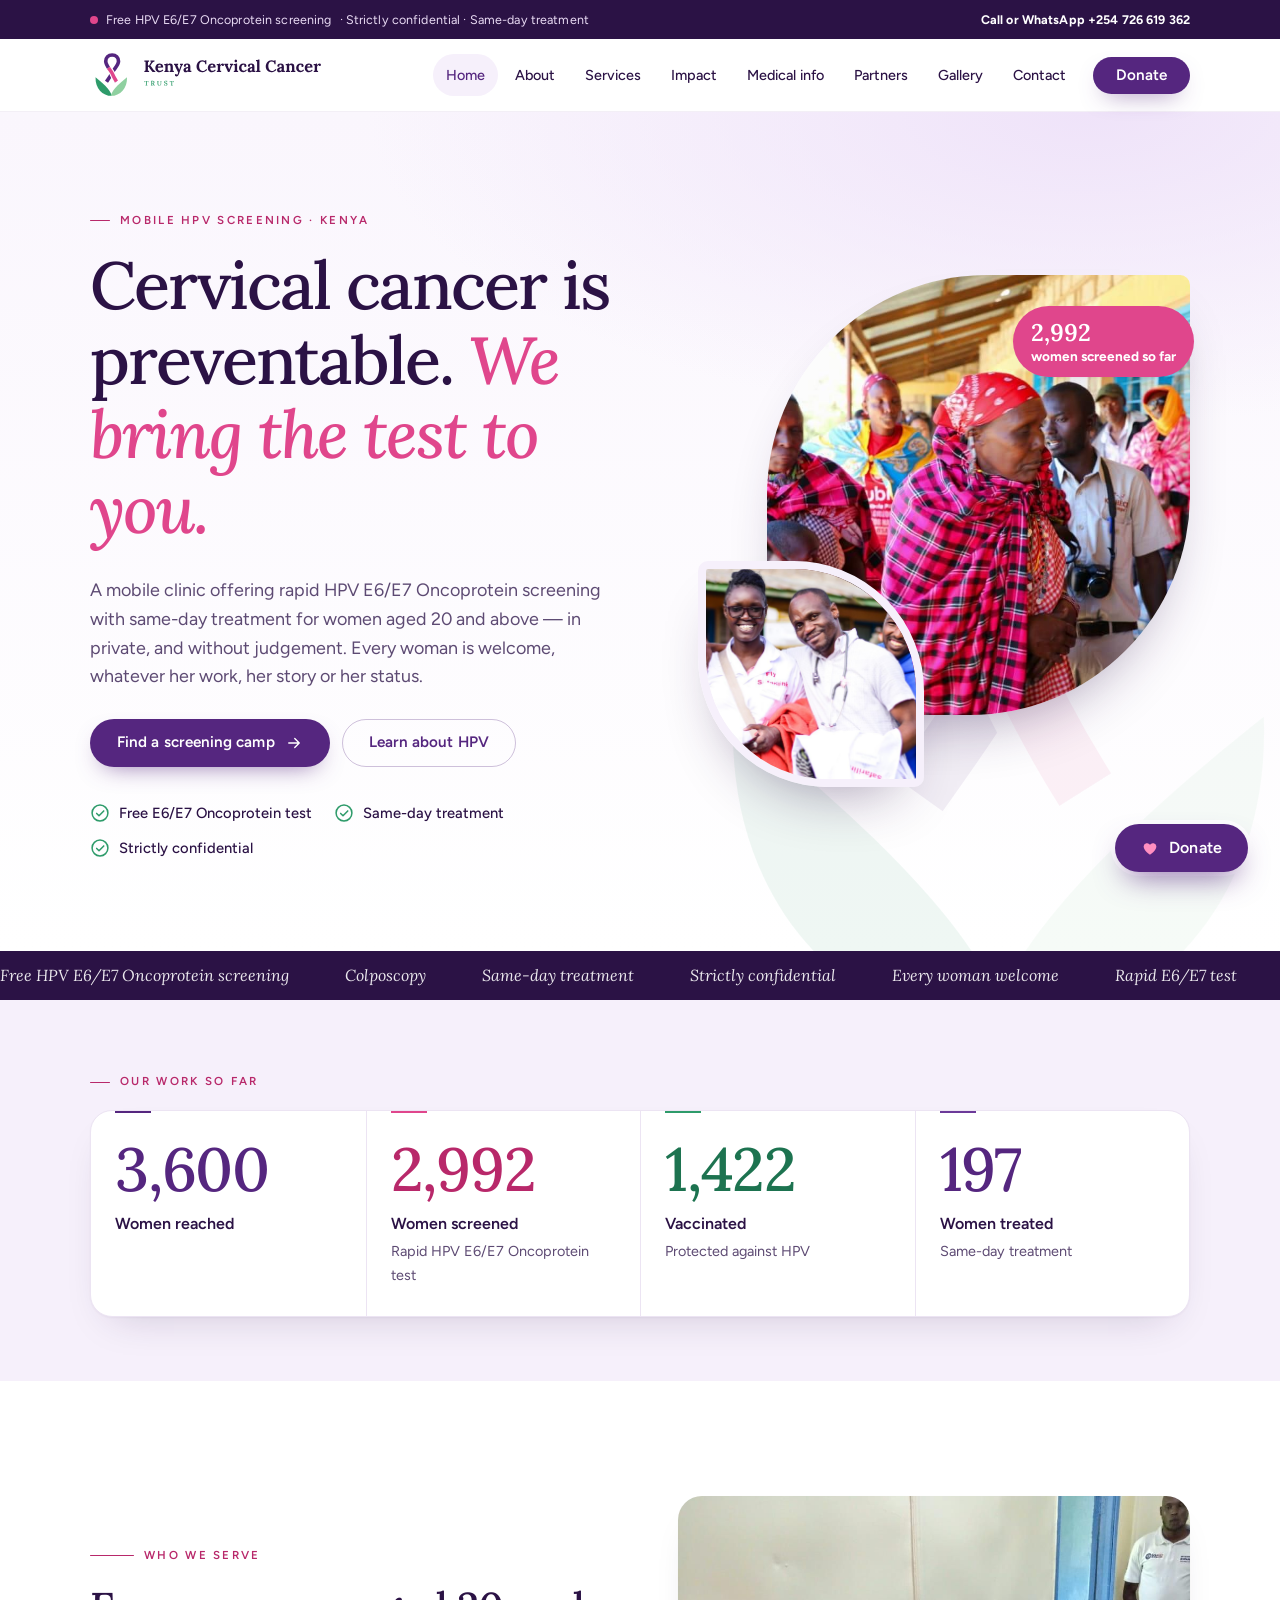
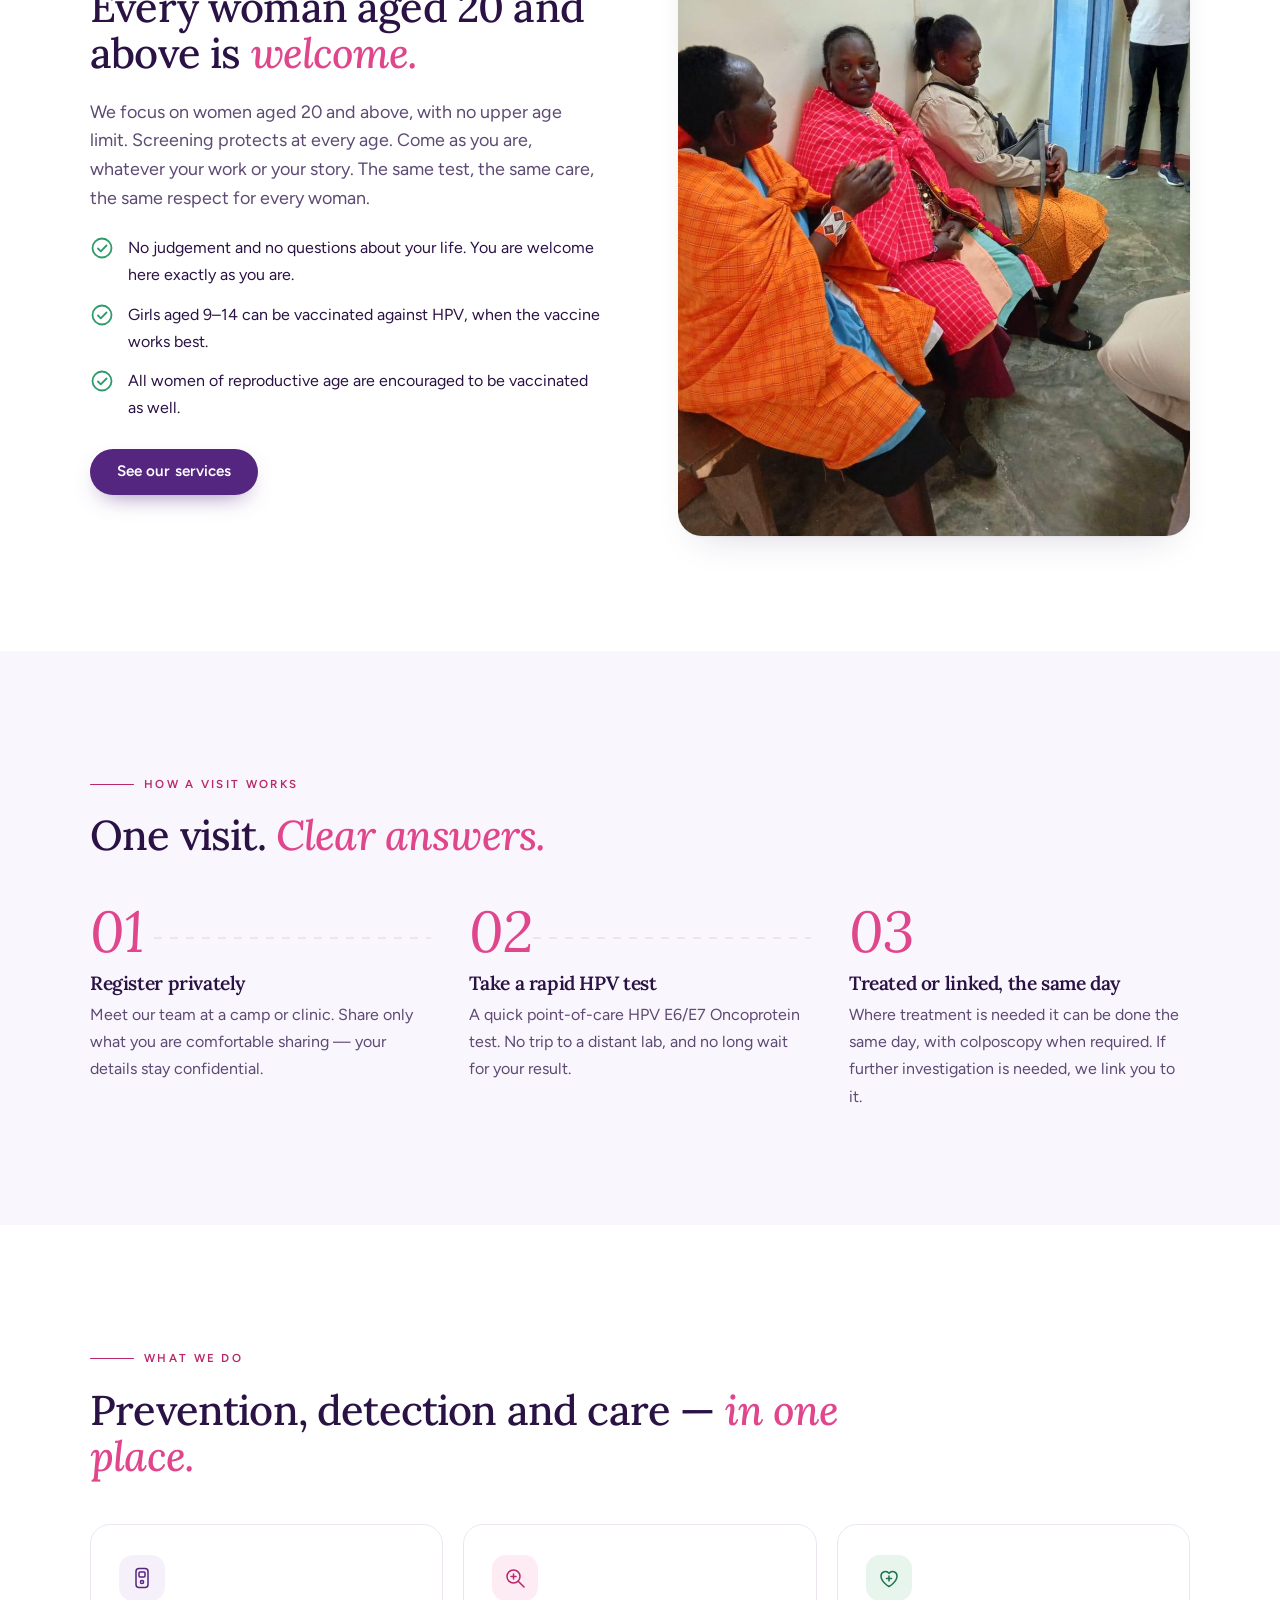
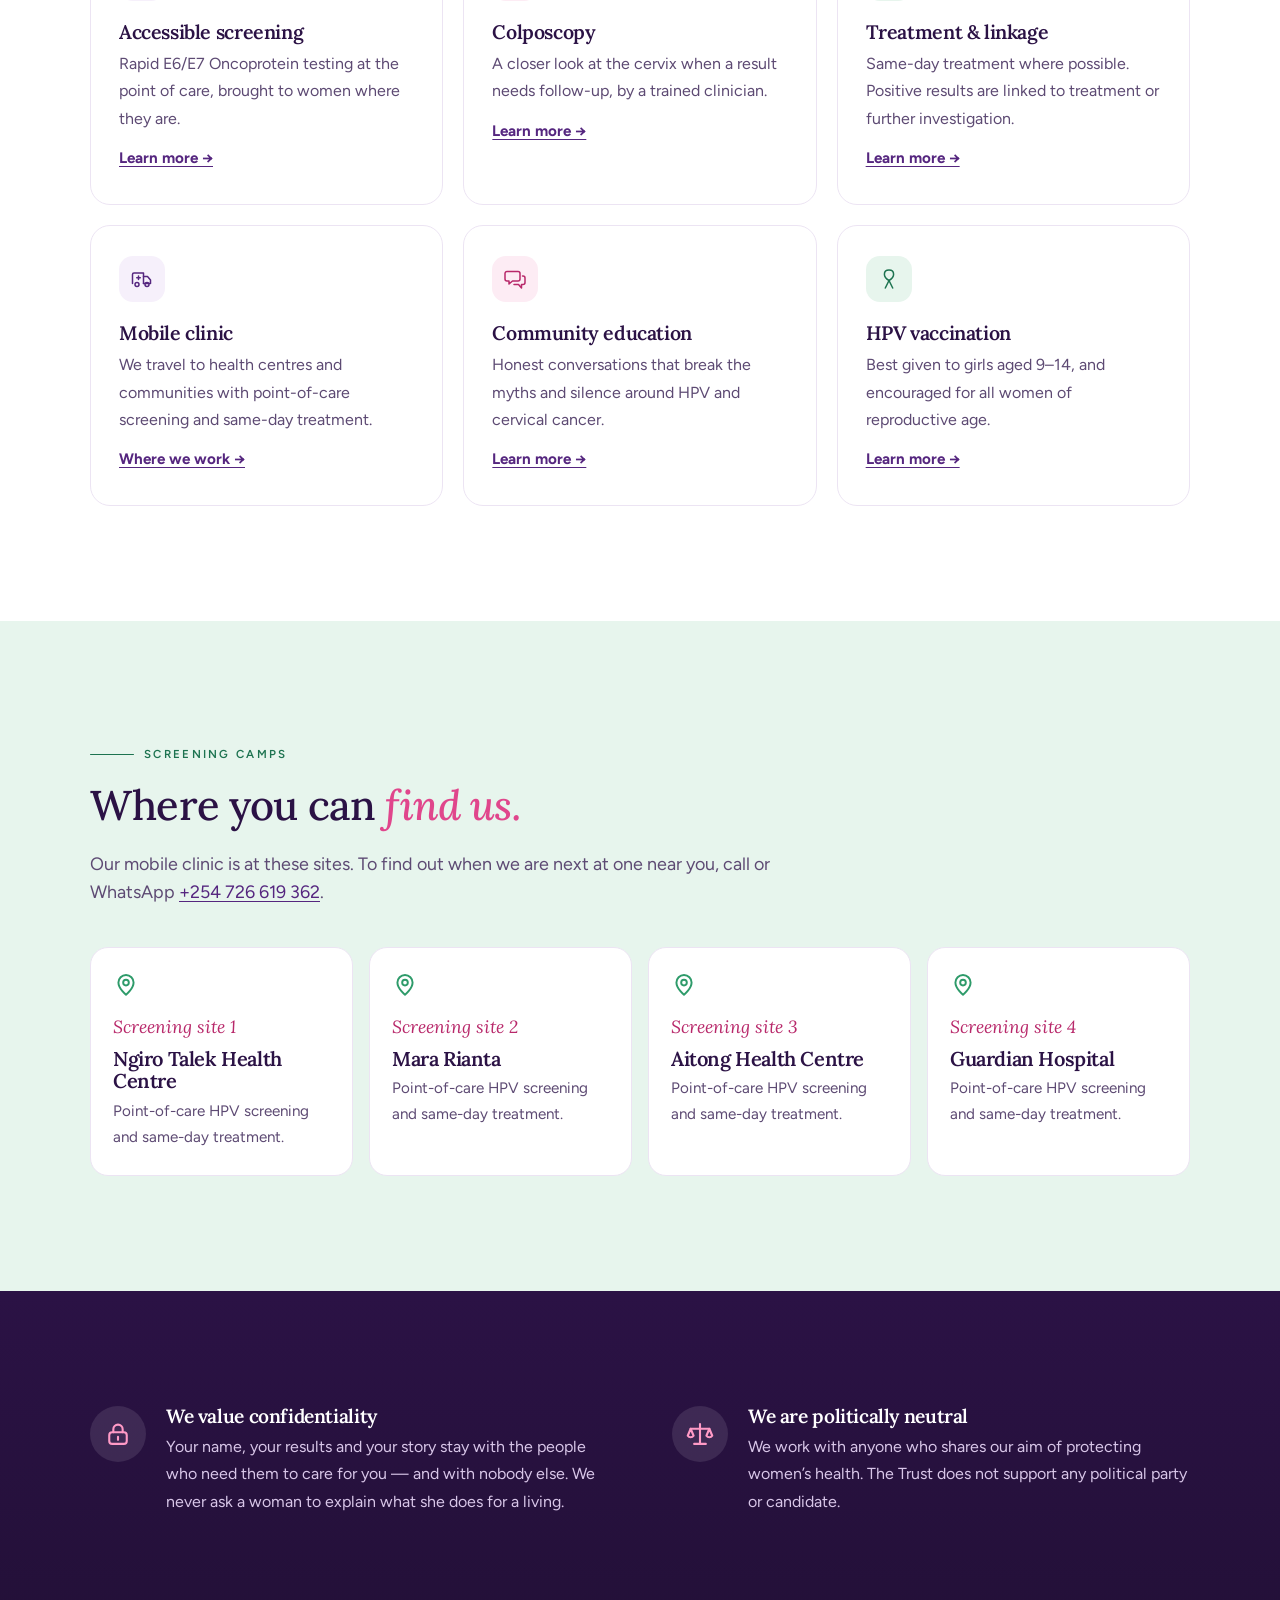
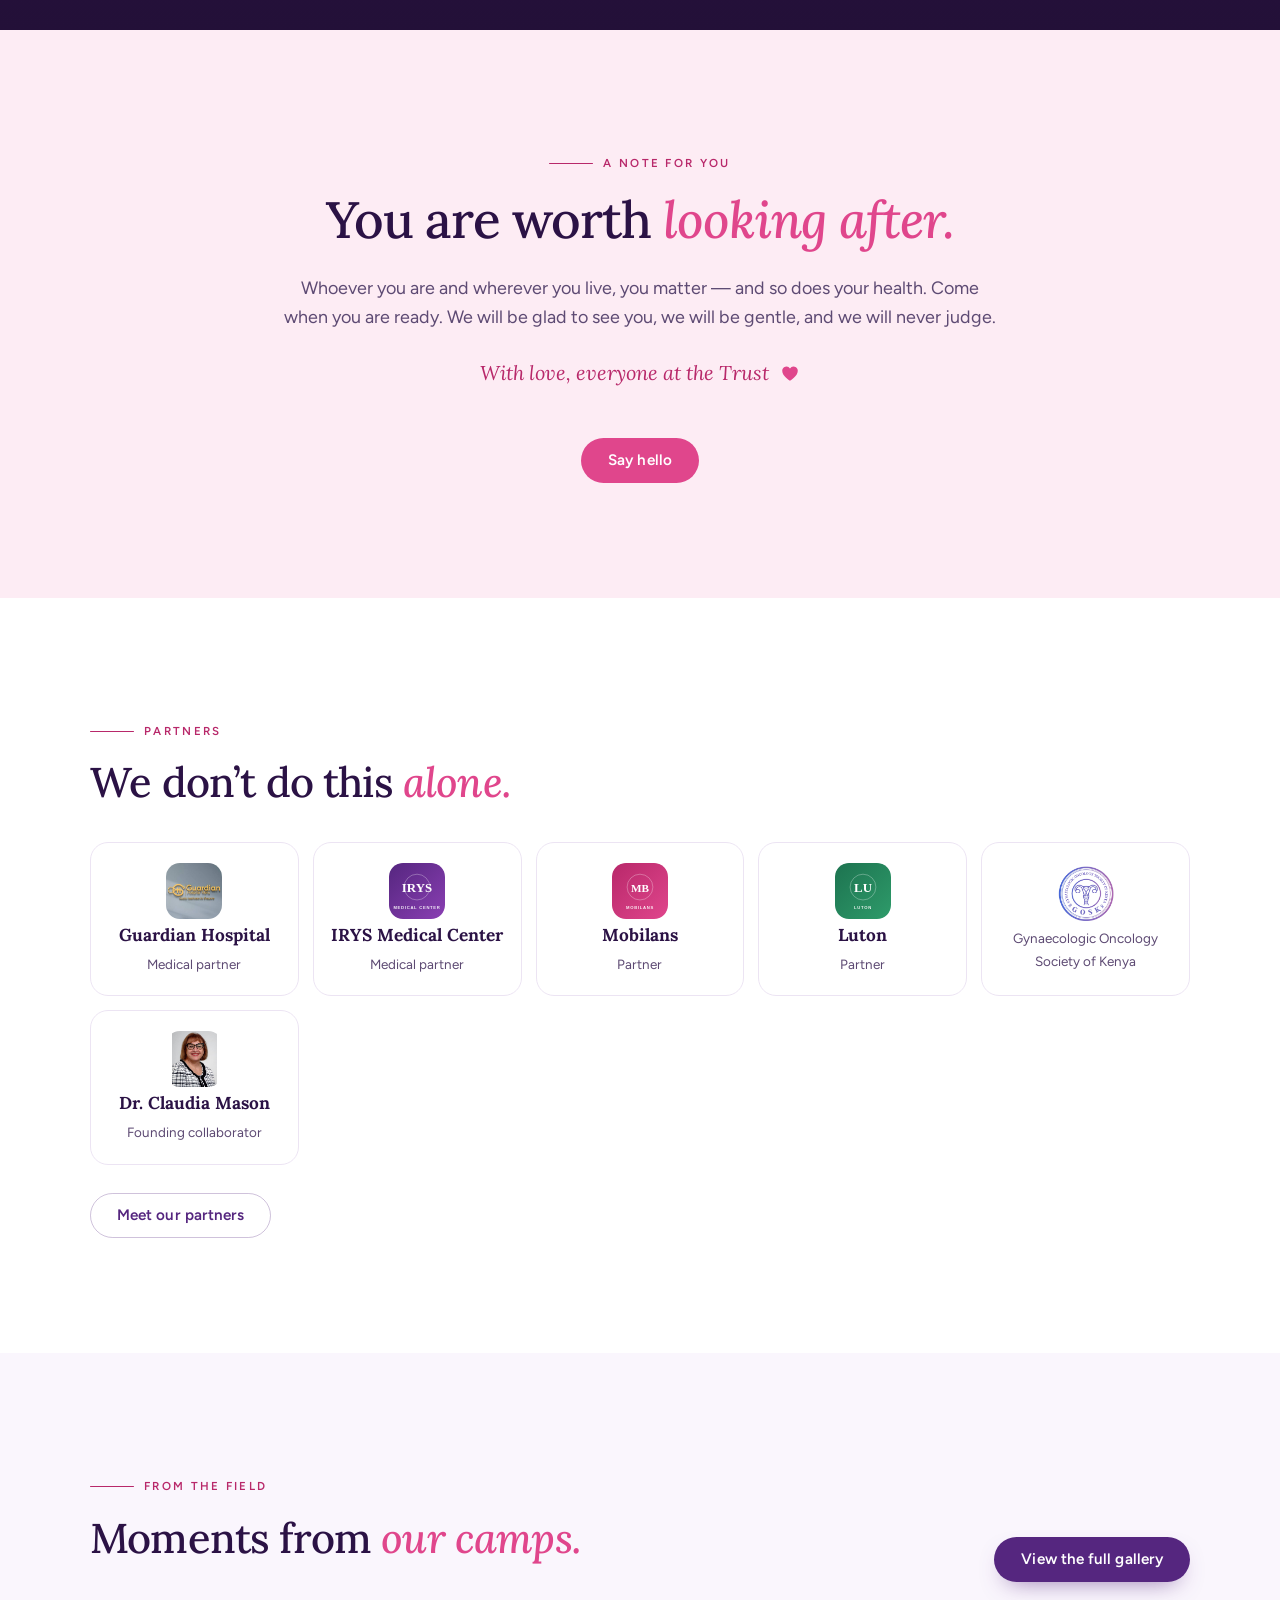
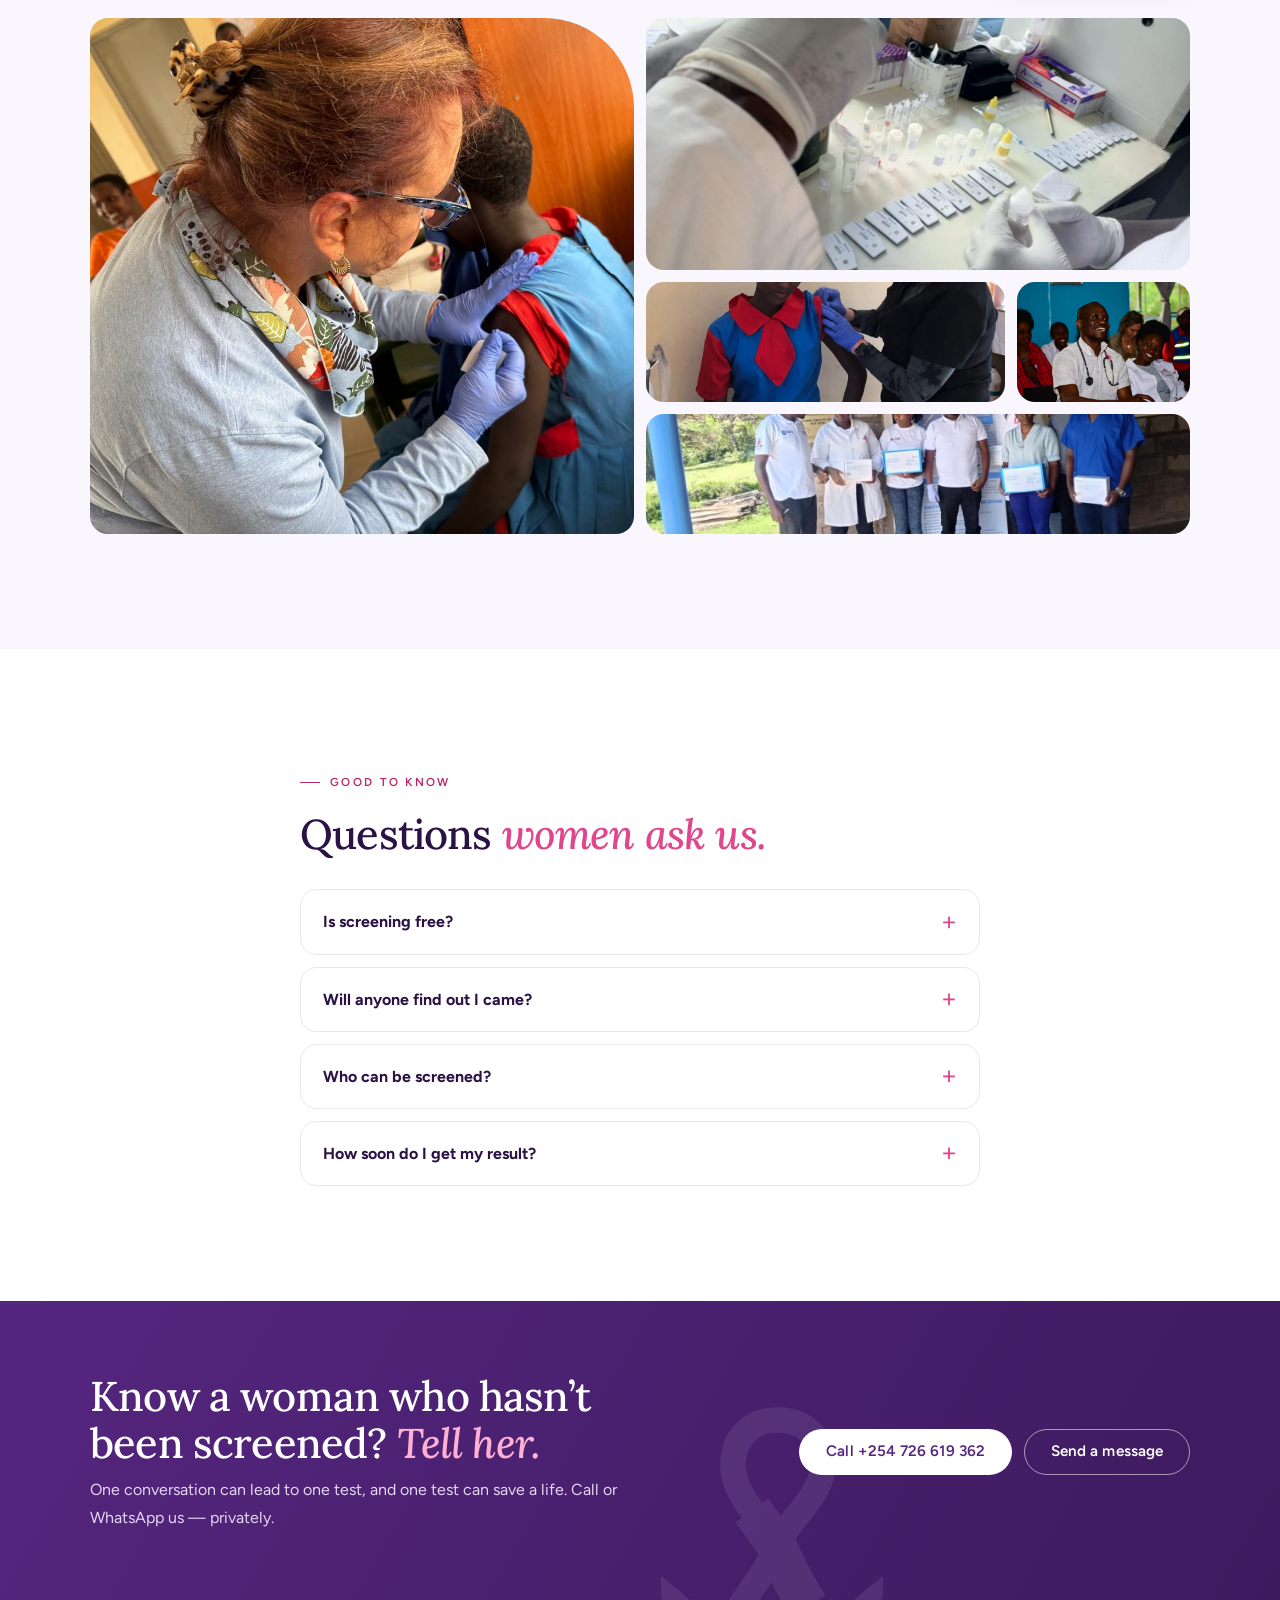
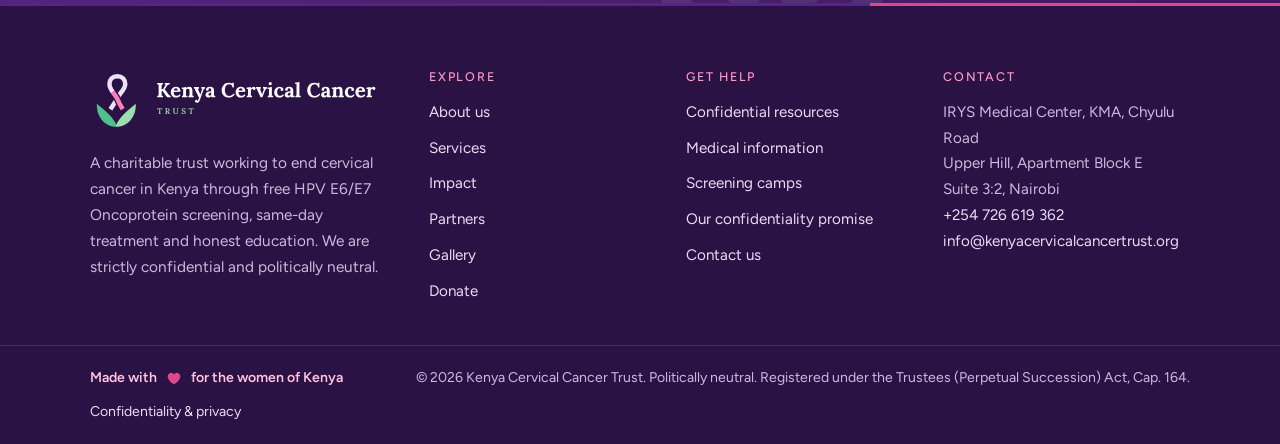
<file: index.html>
<!DOCTYPE html>
<html lang="en" class="no-js">
<head>
<meta charset="utf-8">
<meta name="viewport" content="width=device-width, initial-scale=1">
<title>Kenya Cervical Cancer Trust – Free HPV E6/E7 Oncoprotein screening for women in Kenya</title>
<meta name="description" content="Free, confidential HPV E6/E7 Oncoprotein screening and same-day treatment for women aged 20 and above in Kenya. A politically neutral charitable trust.">
<meta name="robots" content="index, follow">
<meta name="theme-color" content="#55267f">
<meta property="og:type" content="website">
<meta property="og:title" content="Kenya Cervical Cancer Trust – Free HPV E6/E7 Oncoprotein screening for women in Kenya">
<meta property="og:description" content="Free, confidential HPV E6/E7 Oncoprotein screening and same-day treatment for women aged 20 and above in Kenya. A politically neutral charitable trust.">
<meta property="og:image" content="https://www.kenyacervicalcancertrust.org/images/og-image.png">
<meta property="og:url" content="https://www.kenyacervicalcancertrust.org/index.html">
<meta name="twitter:card" content="summary_large_image">
<link rel="icon" href="images/favicon.svg" type="image/svg+xml">
<link rel="icon" href="images/favicon.png" type="image/png" sizes="512x512">
<link rel="apple-touch-icon" href="images/favicon.png">
<link rel="preconnect" href="https://fonts.googleapis.com">
<link rel="preconnect" href="https://fonts.gstatic.com" crossorigin>
<link rel="stylesheet" href="https://fonts.googleapis.com/css2?family=Figtree:wght@400;500;600;700;800&display=swap">
<link rel="stylesheet" href="css/style.css">
</head>
<body>
<a class="skip" href="#main">Skip to content</a>
<div class="topbar"><div class="wrap">
  <span class="pillar"><span class="dot"></span> Free HPV E6/E7 Oncoprotein screening <span class="hide-s">&middot; Strictly confidential &middot; Same-day treatment</span></span>
  <span class="pillar"><a href="tel:+254726619362"><span class="hide-s">Call or WhatsApp </span>+254 726 619 362</a></span>
</div></div>
<header class="site-header"><div class="wrap">
  <a class="brand" href="index.html" aria-label="Kenya Cervical Cancer Trust — home"><img src="images/logo-horizontal.svg" alt="Kenya Cervical Cancer Trust" width="280" height="56"></a>
  <button class="menu-toggle" aria-expanded="false" aria-controls="site-nav" aria-label="Menu"><svg class="" viewBox="0 0 24 24" fill="none" stroke="currentColor" stroke-width="1.8" stroke-linecap="round" stroke-linejoin="round" aria-hidden="true" ><path d="M4 7h16M4 12h16M4 17h16"/></svg></button>
  <nav class="nav" id="site-nav" aria-label="Main"><a class="link" href="index.html" aria-current="page">Home</a><a class="link" href="about.html">About</a><a class="link" href="services.html">Services</a><a class="link" href="impact.html">Impact</a><a class="link" href="medical-info.html">Medical info</a><a class="link" href="partners.html">Partners</a><a class="link" href="gallery.html">Gallery</a><a class="link" href="contact.html">Contact</a><a class="btn btn-primary" href="donate.html">Donate</a></nav>
</div></header>
<main id="main">

<section class="hero"><img class="hero-ribbon" src="images/logo-mark.svg" alt="" aria-hidden="true">
<div class="wrap">
  <div>
    <span class="eyebrow">Mobile HPV screening &middot; Kenya</span>
    <h1>Cervical cancer is preventable. <em>We bring the test to you.</em></h1>
    <p class="lead">A mobile clinic offering rapid HPV E6/E7 Oncoprotein screening with same-day treatment for women aged 20 and above &mdash; in private, and without judgement. Every woman is welcome, whatever her work, her story or her status.</p>
    <div class="btn-row">
      <a class="btn btn-primary" href="#camps">Find a screening camp <svg class="" viewBox="0 0 24 24" fill="none" stroke="currentColor" stroke-width="1.8" stroke-linecap="round" stroke-linejoin="round" aria-hidden="true" ><path d="M5 12h14M13 6l6 6-6 6"/></svg></a>
      <a class="btn btn-ghost" href="medical-info.html">Learn about HPV</a>
    </div>
    <ul class="promise">
      <li><svg class="" viewBox="0 0 24 24" fill="none" stroke="currentColor" stroke-width="1.8" stroke-linecap="round" stroke-linejoin="round" aria-hidden="true" ><circle cx="12" cy="12" r="9.5"/><path d="M8 12.5l2.8 2.8L16.5 9.5"/></svg> Free E6/E7 Oncoprotein test</li>
      <li><svg class="" viewBox="0 0 24 24" fill="none" stroke="currentColor" stroke-width="1.8" stroke-linecap="round" stroke-linejoin="round" aria-hidden="true" ><circle cx="12" cy="12" r="9.5"/><path d="M8 12.5l2.8 2.8L16.5 9.5"/></svg> Same-day treatment</li><li><svg class="" viewBox="0 0 24 24" fill="none" stroke="currentColor" stroke-width="1.8" stroke-linecap="round" stroke-linejoin="round" aria-hidden="true" ><circle cx="12" cy="12" r="9.5"/><path d="M8 12.5l2.8 2.8L16.5 9.5"/></svg> Strictly confidential</li>
    </ul>
  </div>
  <div class="hero-art" aria-hidden="false">
    <div class="main"><img src="images/gallery/g19.jpg" alt="Women gathered at a screening camp"></div>
    <div class="second"><img src="images/gallery/g21.jpg" alt="Members of our clinical team smiling"></div>
    <div class="stamp"><b>2,992</b>women screened so far</div>
  </div>
</div>
</section>


<div class="marquee" aria-hidden="true"><div class="track"><span>Free HPV E6/E7 Oncoprotein screening</span><span class="hrt"><svg class="heart-ic" viewBox="0 0 24 24" fill="none" stroke="currentColor" stroke-width="2" stroke-linecap="round" stroke-linejoin="round" aria-hidden="true" ><path d="M12 20.5s-8.5-5-8.5-11A4.7 4.7 0 0 1 12 7a4.7 4.7 0 0 1 8.5 2.5c0 6-8.5 11-8.5 11z"/></svg></span><span>Colposcopy</span><span class="hrt"><svg class="heart-ic" viewBox="0 0 24 24" fill="none" stroke="currentColor" stroke-width="2" stroke-linecap="round" stroke-linejoin="round" aria-hidden="true" ><path d="M12 20.5s-8.5-5-8.5-11A4.7 4.7 0 0 1 12 7a4.7 4.7 0 0 1 8.5 2.5c0 6-8.5 11-8.5 11z"/></svg></span><span>Same-day treatment</span><span class="hrt"><svg class="heart-ic" viewBox="0 0 24 24" fill="none" stroke="currentColor" stroke-width="2" stroke-linecap="round" stroke-linejoin="round" aria-hidden="true" ><path d="M12 20.5s-8.5-5-8.5-11A4.7 4.7 0 0 1 12 7a4.7 4.7 0 0 1 8.5 2.5c0 6-8.5 11-8.5 11z"/></svg></span><span>Strictly confidential</span><span class="hrt"><svg class="heart-ic" viewBox="0 0 24 24" fill="none" stroke="currentColor" stroke-width="2" stroke-linecap="round" stroke-linejoin="round" aria-hidden="true" ><path d="M12 20.5s-8.5-5-8.5-11A4.7 4.7 0 0 1 12 7a4.7 4.7 0 0 1 8.5 2.5c0 6-8.5 11-8.5 11z"/></svg></span><span>Every woman welcome</span><span class="hrt"><svg class="heart-ic" viewBox="0 0 24 24" fill="none" stroke="currentColor" stroke-width="2" stroke-linecap="round" stroke-linejoin="round" aria-hidden="true" ><path d="M12 20.5s-8.5-5-8.5-11A4.7 4.7 0 0 1 12 7a4.7 4.7 0 0 1 8.5 2.5c0 6-8.5 11-8.5 11z"/></svg></span><span>Rapid E6/E7 test</span><span class="hrt"><svg class="heart-ic" viewBox="0 0 24 24" fill="none" stroke="currentColor" stroke-width="2" stroke-linecap="round" stroke-linejoin="round" aria-hidden="true" ><path d="M12 20.5s-8.5-5-8.5-11A4.7 4.7 0 0 1 12 7a4.7 4.7 0 0 1 8.5 2.5c0 6-8.5 11-8.5 11z"/></svg></span><span>Free HPV E6/E7 Oncoprotein screening</span><span class="hrt"><svg class="heart-ic" viewBox="0 0 24 24" fill="none" stroke="currentColor" stroke-width="2" stroke-linecap="round" stroke-linejoin="round" aria-hidden="true" ><path d="M12 20.5s-8.5-5-8.5-11A4.7 4.7 0 0 1 12 7a4.7 4.7 0 0 1 8.5 2.5c0 6-8.5 11-8.5 11z"/></svg></span><span>Colposcopy</span><span class="hrt"><svg class="heart-ic" viewBox="0 0 24 24" fill="none" stroke="currentColor" stroke-width="2" stroke-linecap="round" stroke-linejoin="round" aria-hidden="true" ><path d="M12 20.5s-8.5-5-8.5-11A4.7 4.7 0 0 1 12 7a4.7 4.7 0 0 1 8.5 2.5c0 6-8.5 11-8.5 11z"/></svg></span><span>Same-day treatment</span><span class="hrt"><svg class="heart-ic" viewBox="0 0 24 24" fill="none" stroke="currentColor" stroke-width="2" stroke-linecap="round" stroke-linejoin="round" aria-hidden="true" ><path d="M12 20.5s-8.5-5-8.5-11A4.7 4.7 0 0 1 12 7a4.7 4.7 0 0 1 8.5 2.5c0 6-8.5 11-8.5 11z"/></svg></span><span>Strictly confidential</span><span class="hrt"><svg class="heart-ic" viewBox="0 0 24 24" fill="none" stroke="currentColor" stroke-width="2" stroke-linecap="round" stroke-linejoin="round" aria-hidden="true" ><path d="M12 20.5s-8.5-5-8.5-11A4.7 4.7 0 0 1 12 7a4.7 4.7 0 0 1 8.5 2.5c0 6-8.5 11-8.5 11z"/></svg></span><span>Every woman welcome</span><span class="hrt"><svg class="heart-ic" viewBox="0 0 24 24" fill="none" stroke="currentColor" stroke-width="2" stroke-linecap="round" stroke-linejoin="round" aria-hidden="true" ><path d="M12 20.5s-8.5-5-8.5-11A4.7 4.7 0 0 1 12 7a4.7 4.7 0 0 1 8.5 2.5c0 6-8.5 11-8.5 11z"/></svg></span><span>Rapid E6/E7 test</span><span class="hrt"><svg class="heart-ic" viewBox="0 0 24 24" fill="none" stroke="currentColor" stroke-width="2" stroke-linecap="round" stroke-linejoin="round" aria-hidden="true" ><path d="M12 20.5s-8.5-5-8.5-11A4.7 4.7 0 0 1 12 7a4.7 4.7 0 0 1 8.5 2.5c0 6-8.5 11-8.5 11z"/></svg></span></div></div>
<section class="stats-band section tight">
<div class="wrap">
  <span class="eyebrow">Our work so far</span>
  <div class="stats "><div class="stat reveal"><div class="num" data-count="3600">3,600</div><div class="lbl">Women reached</div></div><div class="stat reveal"><div class="num" data-count="2992">2,992</div><div class="lbl">Women screened</div><div class="sub">Rapid HPV E6/E7 Oncoprotein test</div></div><div class="stat reveal"><div class="num" data-count="1422">1,422</div><div class="lbl">Vaccinated</div><div class="sub">Protected against HPV</div></div><div class="stat reveal"><div class="num" data-count="197">197</div><div class="lbl">Women treated</div><div class="sub">Same-day treatment</div></div></div>
</div>
</section>

<section class="section">
<div class="wrap split">
  <div class="reveal">
    <span class="eyebrow">Who we serve</span>
    <h2>Every woman aged 20 and above is <em>welcome.</em></h2>
    <p class="lead">We focus on women aged 20 and above, with no upper age limit. Screening protects at every age. Come as you are, whatever your work or your story. The same test, the same care, the same respect for every woman.</p>
    <ul class="ticks">
      <li><svg class="" viewBox="0 0 24 24" fill="none" stroke="currentColor" stroke-width="1.8" stroke-linecap="round" stroke-linejoin="round" aria-hidden="true" ><circle cx="12" cy="12" r="9.5"/><path d="M8 12.5l2.8 2.8L16.5 9.5"/></svg><span>No judgement and no questions about your life. You are welcome here exactly as you are.</span></li><li><svg class="" viewBox="0 0 24 24" fill="none" stroke="currentColor" stroke-width="1.8" stroke-linecap="round" stroke-linejoin="round" aria-hidden="true" ><circle cx="12" cy="12" r="9.5"/><path d="M8 12.5l2.8 2.8L16.5 9.5"/></svg><span>Girls aged 9&ndash;14 can be vaccinated against HPV, when the vaccine works best.</span></li><li><svg class="" viewBox="0 0 24 24" fill="none" stroke="currentColor" stroke-width="1.8" stroke-linecap="round" stroke-linejoin="round" aria-hidden="true" ><circle cx="12" cy="12" r="9.5"/><path d="M8 12.5l2.8 2.8L16.5 9.5"/></svg><span>All women of reproductive age are encouraged to be vaccinated as well.</span></li>
    </ul>
    <div class="btn-row"><a class="btn btn-primary" href="services.html">See our services</a></div>
  </div>
  <div class="photo leaf-l tall reveal"><img src="images/gallery/g06.jpg" alt="Women waiting together at a clinic" loading="lazy"></div>
</div>
</section>

<section class="section bg-lilac">
<div class="wrap">
  <div class="narrow reveal">
    <span class="eyebrow">How a visit works</span>
    <h2>One visit. <em>Clear answers.</em></h2>
  </div>
  <div class="steps">
    <div class="step reveal"><h3>Register privately</h3><p>Meet our team at a camp or clinic. Share only what you are comfortable sharing &mdash; your details stay confidential.</p></div>
    <div class="step reveal"><h3>Take a rapid HPV test</h3><p>A quick point-of-care HPV E6/E7 Oncoprotein test. No trip to a distant lab, and no long wait for your result.</p></div>
    <div class="step reveal"><h3>Treated or linked, the same day</h3><p>Where treatment is needed it can be done the same day, with colposcopy when required. If further investigation is needed, we link you to it.</p></div>
  </div>
</div>
</section>

<section class="section">
<div class="wrap">
  <div class="narrow reveal">
    <span class="eyebrow">What we do</span>
    <h2>Prevention, detection and care &mdash; <em>in one place.</em></h2>
  </div>
  <div class="features">
    <article class="feature reveal"><svg class="mark" viewBox="0 0 24 24" fill="none" stroke="currentColor" stroke-width="1.5" stroke-linecap="round" stroke-linejoin="round" aria-hidden="true" ><rect x="6" y="2.5" width="12" height="19" rx="3"/><rect x="9" y="6" width="6" height="5" rx="1"/><circle cx="12" cy="16" r="1.6"/></svg><h3>Accessible screening</h3><p>Rapid E6/E7 Oncoprotein testing at the point of care, brought to women where they are.</p><a class="more" href="services.html#screening">Learn more &rarr;</a></article>
    <article class="feature reveal"><svg class="mark" viewBox="0 0 24 24" fill="none" stroke="currentColor" stroke-width="1.5" stroke-linecap="round" stroke-linejoin="round" aria-hidden="true" ><circle cx="10.5" cy="10.5" r="6.5"/><path d="M15.5 15.5L21 21"/><path d="M8 10.5h5M10.5 8v5"/></svg><h3>Colposcopy</h3><p>A closer look at the cervix when a result needs follow-up, by a trained clinician.</p><a class="more" href="services.html#colposcopy">Learn more &rarr;</a></article>
    <article class="feature reveal"><svg class="mark" viewBox="0 0 24 24" fill="none" stroke="currentColor" stroke-width="1.5" stroke-linecap="round" stroke-linejoin="round" aria-hidden="true" ><path d="M12 20.5s-8-4.6-8-10.6A4.4 4.4 0 0 1 12 7.4a4.4 4.4 0 0 1 8 2.5c0 6-8 10.6-8 10.6z"/><path d="M12 10v5M9.5 12.5h5"/></svg><h3>Treatment &amp; linkage</h3><p>Same-day treatment where possible. Positive results are linked to treatment or further investigation.</p><a class="more" href="services.html#navigation">Learn more &rarr;</a></article>
    <article class="feature reveal"><svg class="mark" viewBox="0 0 24 24" fill="none" stroke="currentColor" stroke-width="1.5" stroke-linecap="round" stroke-linejoin="round" aria-hidden="true" ><path d="M2.5 16.5V7.5A1.5 1.5 0 0 1 4 6h9.5v10.5"/><path d="M13.5 9.5h4l3 3.5v3.5h-7"/><circle cx="7" cy="17.5" r="2"/><circle cx="17" cy="17.5" r="2"/><path d="M8.5 9v3.5M6.75 10.75h3.5"/></svg><h3>Mobile clinic</h3><p>We travel to health centres and communities with point-of-care screening and same-day treatment.</p><a class="more" href="#camps">Where we work &rarr;</a></article>
    <article class="feature reveal"><svg class="mark" viewBox="0 0 24 24" fill="none" stroke="currentColor" stroke-width="1.5" stroke-linecap="round" stroke-linejoin="round" aria-hidden="true" ><path d="M4 4.5h11a2 2 0 0 1 2 2V12a2 2 0 0 1-2 2H9.5L6 17v-3H4a2 2 0 0 1-2-2V6.5a2 2 0 0 1 2-2z"/><path d="M19.5 9H20a2 2 0 0 1 2 2v4.5a2 2 0 0 1-2 2h-1.5V21l-3-3.5H11"/></svg><h3>Community education</h3><p>Honest conversations that break the myths and silence around HPV and cervical cancer.</p><a class="more" href="services.html#education">Learn more &rarr;</a></article>
    <article class="feature reveal"><svg class="mark" viewBox="0 0 24 24" fill="none" stroke="currentColor" stroke-width="1.5" stroke-linecap="round" stroke-linejoin="round" aria-hidden="true" ><path d="M12 3c-3 0-4.6 2-4.6 4.2 0 3.6 4.6 6.3 4.6 6.3s4.6-2.7 4.6-6.3C16.6 5 15 3 12 3z"/><path d="M12 13.5L8.3 21M12 13.5l3.7 7.5"/></svg><h3>HPV vaccination</h3><p>Best given to girls aged 9&ndash;14, and encouraged for all women of reproductive age.</p><a class="more" href="medical-info.html#vaccine">Learn more &rarr;</a></article>
  </div>
</div>
</section>

<section class="section bg-mint" id="camps">
<div class="wrap">
  <div class="narrow reveal">
    <span class="eyebrow green">Screening camps</span>
    <h2>Where you can <em>find us.</em></h2>
    <p class="lead">Our mobile clinic is at these sites. To find out when we are next at one near you, call or WhatsApp <a href="tel:+254726619362">+254 726 619 362</a>.</p>
  </div>
  <ul class="camps"><li class="camp reveal"><svg class="" viewBox="0 0 24 24" fill="none" stroke="currentColor" stroke-width="1.8" stroke-linecap="round" stroke-linejoin="round" aria-hidden="true" ><path d="M12 21s7-5.6 7-11.2A7 7 0 0 0 5 9.8C5 15.4 12 21 12 21z"/><circle cx="12" cy="9.8" r="2.6"/></svg><span class="n">Screening site 1</span><h3>Ngiro Talek Health Centre</h3><p>Point-of-care HPV screening and same-day treatment.</p></li><li class="camp reveal"><svg class="" viewBox="0 0 24 24" fill="none" stroke="currentColor" stroke-width="1.8" stroke-linecap="round" stroke-linejoin="round" aria-hidden="true" ><path d="M12 21s7-5.6 7-11.2A7 7 0 0 0 5 9.8C5 15.4 12 21 12 21z"/><circle cx="12" cy="9.8" r="2.6"/></svg><span class="n">Screening site 2</span><h3>Mara Rianta</h3><p>Point-of-care HPV screening and same-day treatment.</p></li><li class="camp reveal"><svg class="" viewBox="0 0 24 24" fill="none" stroke="currentColor" stroke-width="1.8" stroke-linecap="round" stroke-linejoin="round" aria-hidden="true" ><path d="M12 21s7-5.6 7-11.2A7 7 0 0 0 5 9.8C5 15.4 12 21 12 21z"/><circle cx="12" cy="9.8" r="2.6"/></svg><span class="n">Screening site 3</span><h3>Aitong Health Centre</h3><p>Point-of-care HPV screening and same-day treatment.</p></li><li class="camp reveal"><svg class="" viewBox="0 0 24 24" fill="none" stroke="currentColor" stroke-width="1.8" stroke-linecap="round" stroke-linejoin="round" aria-hidden="true" ><path d="M12 21s7-5.6 7-11.2A7 7 0 0 0 5 9.8C5 15.4 12 21 12 21z"/><circle cx="12" cy="9.8" r="2.6"/></svg><span class="n">Screening site 4</span><h3>Guardian Hospital</h3><p>Point-of-care HPV screening and same-day treatment.</p></li></ul>
</div>
</section>

<section class="section on-dark" id="promise">
<div class="wrap">
  <div class="pledge">
    <div class="block reveal"><div class="ic"><svg class="" viewBox="0 0 24 24" fill="none" stroke="currentColor" stroke-width="1.8" stroke-linecap="round" stroke-linejoin="round" aria-hidden="true" ><rect x="4.5" y="10.5" width="15" height="10" rx="2.5"/><path d="M8 10.5V8a4 4 0 0 1 8 0v2.5"/><path d="M12 14.5v2.5"/></svg></div><div><h3>We value confidentiality</h3><p>Your name, your results and your story stay with the people who need them to care for you &mdash; and with nobody else. We never ask a woman to explain what she does for a living.</p></div></div>
    <div class="block reveal"><div class="ic"><svg class="" viewBox="0 0 24 24" fill="none" stroke="currentColor" stroke-width="1.8" stroke-linecap="round" stroke-linejoin="round" aria-hidden="true" ><path d="M12 3.5v17M7 20.5h10"/><path d="M4 7.5h16"/><path d="M4 7.5l-2.5 6a3 3 0 0 0 5 0zM20 7.5l-2.5 6a3 3 0 0 0 5 0z"/></svg></div><div><h3>We are politically neutral</h3><p>We work with anyone who shares our aim of protecting women&rsquo;s health. The Trust does not support any political party or candidate.</p></div></div>
  </div>
</div>
</section>

<section class="section love">
<div class="hearts" aria-hidden="true"><i></i><i></i><i></i><i></i><i></i><i></i><i></i></div>
<div class="wrap">
  <div class="love-card reveal">
    <span class="eyebrow">A note for you</span>
    <h2>You are worth <em>looking after.</em></h2>
    <p class="lead">Whoever you are and wherever you live, you matter &mdash; and so does your health. Come when you are ready. We will be glad to see you, we will be gentle, and we will never judge.</p>
    <p class="sign">With love, everyone at the Trust <svg class="heart-ic" viewBox="0 0 24 24" fill="none" stroke="currentColor" stroke-width="2" stroke-linecap="round" stroke-linejoin="round" aria-hidden="true" ><path d="M12 20.5s-8.5-5-8.5-11A4.7 4.7 0 0 1 12 7a4.7 4.7 0 0 1 8.5 2.5c0 6-8.5 11-8.5 11z"/></svg></p>
    <div class="btn-row" style="justify-content:center"><a class="btn btn-pink" href="contact.html">Say hello</a></div>
  </div>
</div>
</section>

<section class="section">
<div class="wrap">
  <div class="narrow reveal">
    <span class="eyebrow">Partners</span>
    <h2>We don&rsquo;t do this <em>alone.</em></h2>
  </div>
  <div class="partner-row">
    <div class="partner-chip reveal"><img src="images/people/guardian-hospital.jpeg" alt="Guardian Hospital logo" loading="lazy" width="52" height="52"><strong>Guardian Hospital</strong><span>Medical partner</span></div>
    <div class="partner-chip reveal"><img src="images/people/irys-medical-center.svg" alt="IRYS Medical Center logo" loading="lazy" width="52" height="52"><strong>IRYS Medical Center</strong><span>Medical partner</span></div>
    <div class="partner-chip reveal"><img src="images/people/mobilans.svg" alt="Mobilans logo" loading="lazy" width="52" height="52"><strong>Mobilans</strong><span>Partner</span></div>
    <div class="partner-chip reveal"><img src="images/people/luton.svg" alt="Luton logo" loading="lazy" width="52" height="52"><strong>Luton</strong><span>Partner</span></div>
    <div class="partner-chip reveal"><img src="images/people/gosk.png" alt="Gynaecologic Oncology Society of Kenya logo" loading="lazy" width="52" height="52"><span>Gynaecologic Oncology Society of Kenya</span></div>
    <div class="partner-chip reveal"><img src="images/people/claudia-mason.jpg" alt="Dr. Claudia Mason" loading="lazy" width="52" height="52"><strong>Dr. Claudia Mason</strong><span>Founding collaborator</span></div>
  </div>
  <div class="btn-row"><a class="btn btn-ghost" href="partners.html">Meet our partners</a></div>
</div>
</section>

<section class="section bg-lilac">
<div class="wrap">
  <div class="split top" style="align-items:end">
    <div class="reveal"><span class="eyebrow">From the field</span><h2>Moments from <em>our camps.</em></h2></div>
    <div class="reveal" style="text-align:right"><a class="btn btn-primary" href="gallery.html">View the full gallery</a></div>
  </div>
  <div class="mosaic">
    <a href="gallery.html"><img src="images/gallery/g03.jpg" alt="HPV vaccination at a school outreach" loading="lazy"></a><a href="gallery.html"><img src="images/gallery/g07.jpg" alt="Rapid tests ready at the point of care" loading="lazy"></a><a href="gallery.html"><img src="images/gallery/g24.jpg" alt="A girl receiving her HPV vaccine" loading="lazy"></a><a href="gallery.html"><img src="images/gallery/g11.jpg" alt="Team briefing" loading="lazy"></a><a href="gallery.html"><img src="images/gallery/g15.jpg" alt="The screening team" loading="lazy"></a>
  </div>
</div>
</section>

<section class="section">
<div class="wrap narrow">
  <span class="eyebrow">Good to know</span>
  <h2>Questions <em>women ask us.</em></h2>
  <div class="faq">
    <details><summary>Is screening free?</summary><div class="ans"><p>Yes. Our mission is to provide free HPV E6/E7 Oncoprotein screening for women in Kenya.</p></div></details>
    <details><summary>Will anyone find out I came?</summary><div class="ans"><p>No. We value confidentiality. Your details and results are shared only with the people involved in your care, and only for that purpose &mdash; never with an employer, family or anyone else unless you say so.</p></div></details>
    <details><summary>Who can be screened?</summary><div class="ans"><p>Women aged 20 and above, with no upper age limit. Girls aged 9&ndash;14 can be vaccinated against HPV, which is when the vaccine works best, and all women of reproductive age are encouraged to be vaccinated too.</p></div></details>
    <details><summary>How soon do I get my result?</summary><div class="ans"><p>The rapid HPV E6/E7 Oncoprotein test is done at the point of care, so you get your result the same day.</p></div></details>
  </div>
</div>
</section>
<section class="cta"><img class="hero-ribbon" src="images/logo-mark.svg" alt="" aria-hidden="true"><div class="wrap">
<div><h2>Know a woman who hasn&rsquo;t been screened? <em>Tell her.</em></h2><p>One conversation can lead to one test, and one test can save a life. Call or WhatsApp us &mdash; privately.</p></div>
<div class="btn-row"><a class="btn btn-light" href="tel:+254726619362">Call +254 726 619 362</a><a class="btn btn-ghost-light" href="contact.html">Send a message</a></div></div></section>
</main>
<footer class="site-footer">
<div class="tricolor"></div>
<div class="wrap">
  <div class="about">
    <img src="images/logo-horizontal-light.svg" alt="Kenya Cervical Cancer Trust" width="340" height="62">
    <p>A charitable trust working to end cervical cancer in Kenya through free HPV E6/E7 Oncoprotein screening, same-day treatment and honest education. We are strictly confidential and politically neutral.</p>
  </div>
  <div><h4>Explore</h4><ul>
    <li><a href="about.html">About us</a></li><li><a href="services.html">Services</a></li><li><a href="impact.html">Impact</a></li>
    <li><a href="partners.html">Partners</a></li><li><a href="gallery.html">Gallery</a></li><li><a href="donate.html">Donate</a></li></ul></div>
  <div><h4>Get help</h4><ul>
    <li><a href="medical-info.html#sex-workers">Confidential resources</a></li>
    <li><a href="medical-info.html">Medical information</a></li>
    <li><a href="index.html#camps">Screening camps</a></li>
    <li><a href="about.html#confidentiality">Our confidentiality promise</a></li>
    <li><a href="contact.html">Contact us</a></li></ul></div>
  <div><h4>Contact</h4>
    <address>IRYS Medical Center, KMA, Chyulu Road<br>Upper Hill, Apartment Block E<br>Suite 3:2, Nairobi<br>
    <a href="tel:+254726619362">+254 726 619 362</a><br><a href="mailto:info@kenyacervicalcancertrust.org">info@kenyacervicalcancertrust.org</a></address></div>
</div>
<div class="legal"><div class="wrap">
  <span class="love-line">Made with <svg class="heart-ic" viewBox="0 0 24 24" fill="none" stroke="currentColor" stroke-width="2" stroke-linecap="round" stroke-linejoin="round" aria-hidden="true" ><path d="M12 20.5s-8.5-5-8.5-11A4.7 4.7 0 0 1 12 7a4.7 4.7 0 0 1 8.5 2.5c0 6-8.5 11-8.5 11z"/></svg> for the women of Kenya</span><span>&copy; 2026 Kenya Cervical Cancer Trust. Politically neutral. Registered under the Trustees (Perpetual Succession) Act, Cap. 164.</span>
  <a href="about.html#confidentiality">Confidentiality &amp; privacy</a>
</div></div>
</footer>
<a class="donate-fab" href="donate.html" aria-label="Donate to Kenya Cervical Cancer Trust"><svg viewBox="0 0 24 24" fill="currentColor" aria-hidden="true"><path d="M12 21s-8.5-5.2-8.5-11.3A4.7 4.7 0 0 1 12 7.6a4.7 4.7 0 0 1 8.5 2.1C20.5 15.8 12 21 12 21z"/></svg><span>Donate</span></a>
<script src="js/main.js" defer></script>
</body>
</html>
</file>
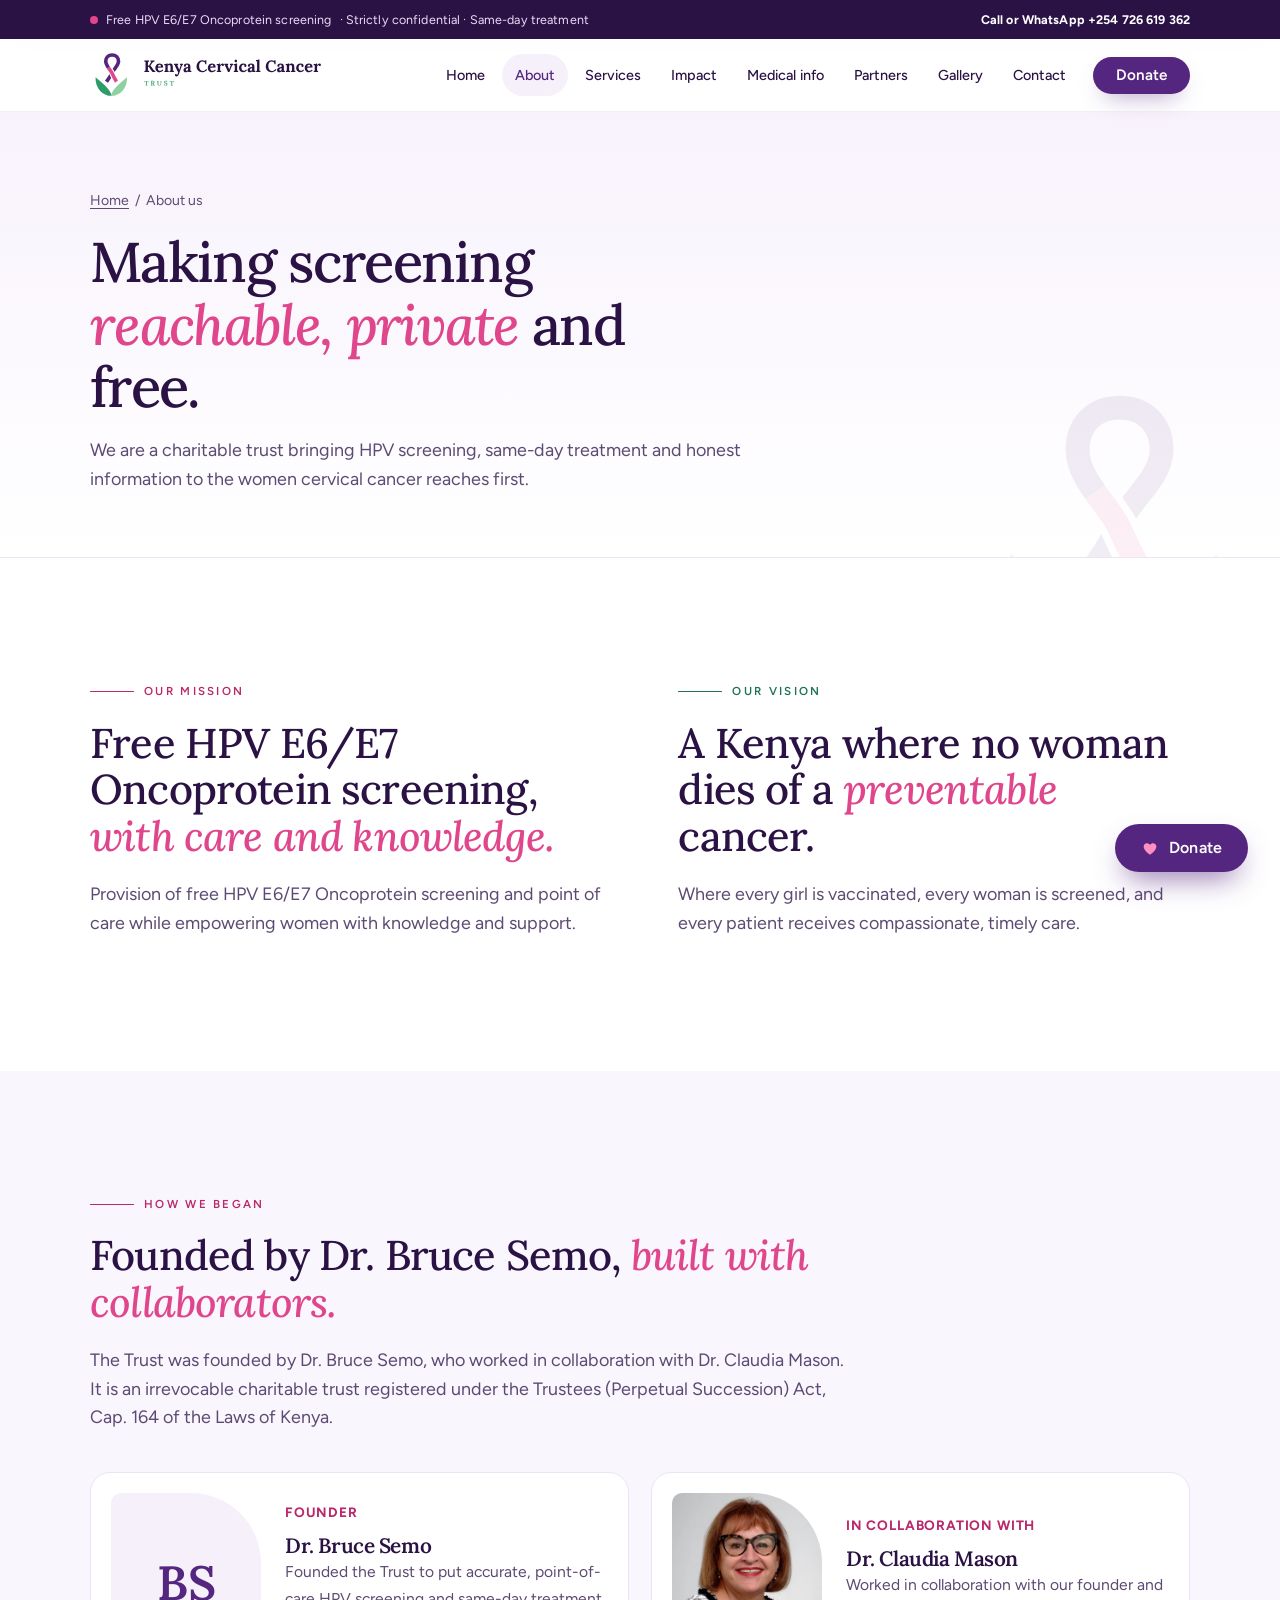
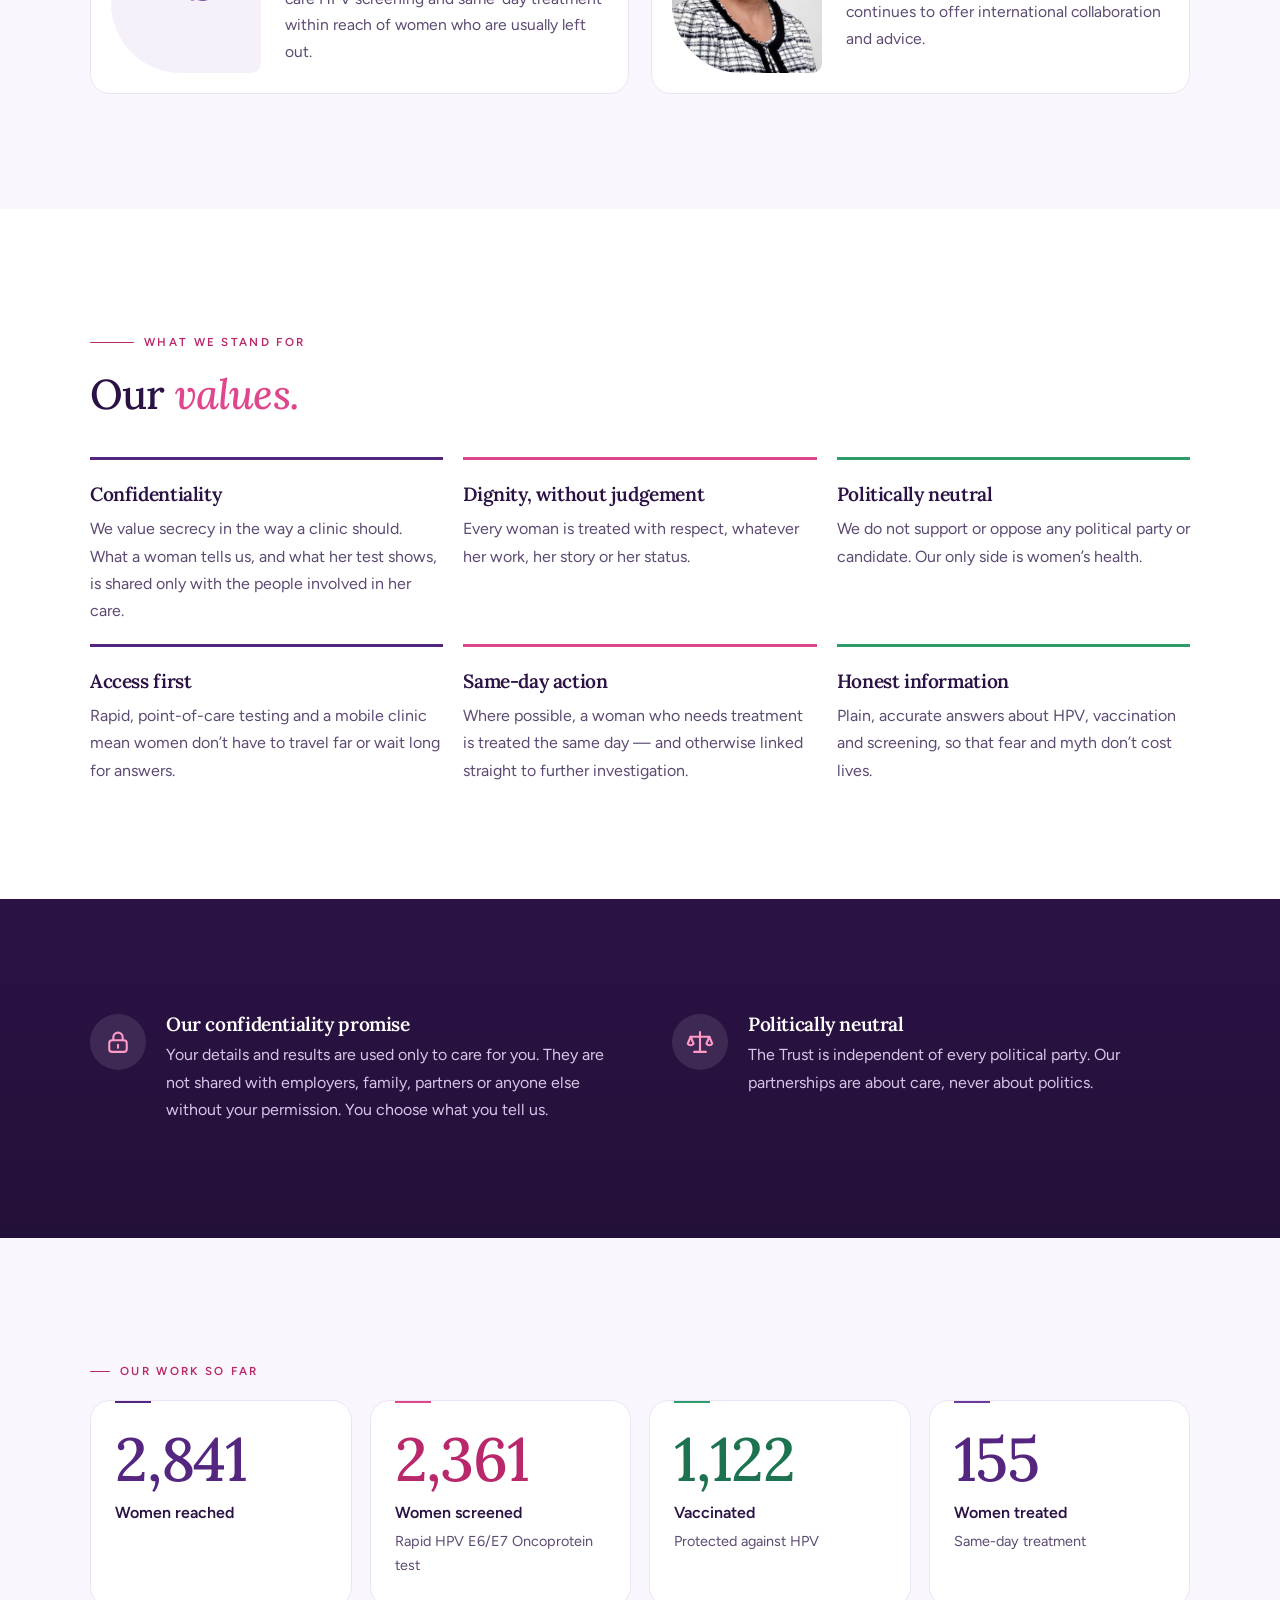
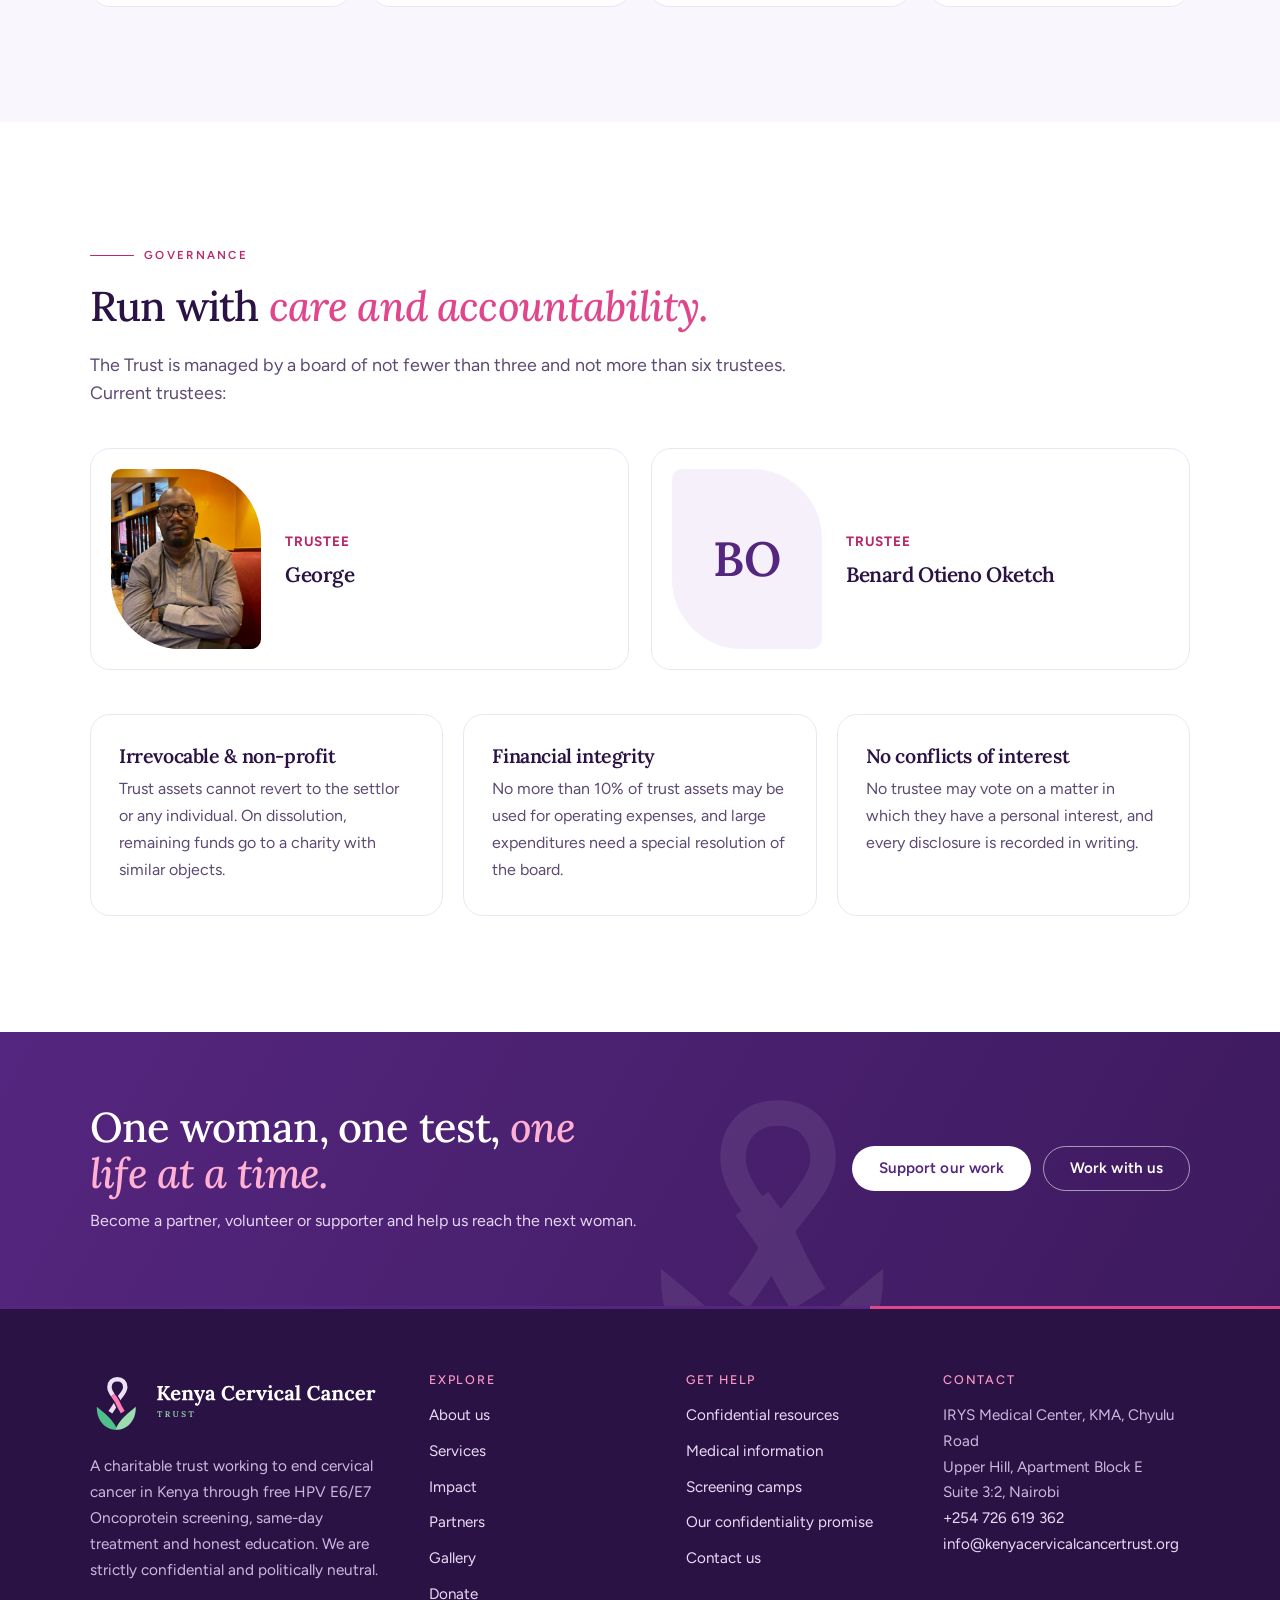
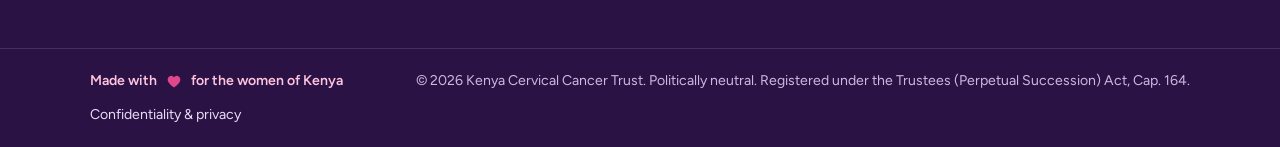
<file: about.html>
<!DOCTYPE html>
<html lang="en" class="no-js">
<head>
<meta charset="utf-8">
<meta name="viewport" content="width=device-width, initial-scale=1">
<title>About us – Kenya Cervical Cancer Trust</title>
<meta name="description" content="The Kenya Cervical Cancer Trust was founded by Dr. Bruce Semo in collaboration with Dr. Claudia Mason. Our mission, values and governance.">
<meta name="robots" content="index, follow">
<meta name="theme-color" content="#55267f">
<meta property="og:type" content="website">
<meta property="og:title" content="About us – Kenya Cervical Cancer Trust">
<meta property="og:description" content="The Kenya Cervical Cancer Trust was founded by Dr. Bruce Semo in collaboration with Dr. Claudia Mason. Our mission, values and governance.">
<meta property="og:image" content="https://www.kenyacervicalcancertrust.org/images/og-image.png">
<meta property="og:url" content="https://www.kenyacervicalcancertrust.org/about.html">
<meta name="twitter:card" content="summary_large_image">
<link rel="icon" href="images/favicon.svg" type="image/svg+xml">
<link rel="icon" href="images/favicon.png" type="image/png" sizes="512x512">
<link rel="apple-touch-icon" href="images/favicon.png">
<link rel="preconnect" href="https://fonts.googleapis.com">
<link rel="preconnect" href="https://fonts.gstatic.com" crossorigin>
<link rel="stylesheet" href="https://fonts.googleapis.com/css2?family=Figtree:wght@400;500;600;700;800&display=swap">
<link rel="stylesheet" href="css/style.css">
</head>
<body>
<a class="skip" href="#main">Skip to content</a>
<div class="topbar"><div class="wrap">
  <span class="pillar"><span class="dot"></span> Free HPV E6/E7 Oncoprotein screening <span class="hide-s">&middot; Strictly confidential &middot; Same-day treatment</span></span>
  <span class="pillar"><a href="tel:+254726619362"><span class="hide-s">Call or WhatsApp </span>+254 726 619 362</a></span>
</div></div>
<header class="site-header"><div class="wrap">
  <a class="brand" href="index.html" aria-label="Kenya Cervical Cancer Trust — home"><img src="images/logo-horizontal.svg" alt="Kenya Cervical Cancer Trust" width="280" height="56"></a>
  <button class="menu-toggle" aria-expanded="false" aria-controls="site-nav" aria-label="Menu"><svg class="" viewBox="0 0 24 24" fill="none" stroke="currentColor" stroke-width="1.8" stroke-linecap="round" stroke-linejoin="round" aria-hidden="true" ><path d="M4 7h16M4 12h16M4 17h16"/></svg></button>
  <nav class="nav" id="site-nav" aria-label="Main"><a class="link" href="index.html">Home</a><a class="link" href="about.html" aria-current="page">About</a><a class="link" href="services.html">Services</a><a class="link" href="impact.html">Impact</a><a class="link" href="medical-info.html">Medical info</a><a class="link" href="partners.html">Partners</a><a class="link" href="gallery.html">Gallery</a><a class="link" href="contact.html">Contact</a><a class="btn btn-primary" href="donate.html">Donate</a></nav>
</div></header>
<main id="main">
<section class="page-hero"><img class="hero-ribbon" src="images/logo-mark.svg" alt="" aria-hidden="true">
<div class="wrap">
  <p class="crumbs"><a href="index.html">Home</a> &nbsp;/&nbsp; About us</p>
  <h1>Making screening <em>reachable, private</em> and free.</h1>
  <p class="lead">We are a charitable trust bringing HPV screening, same-day treatment and honest information to the women cervical cancer reaches first.</p>
</div></section>
<section class="section">
<div class="wrap">
  <div class="split top">
    <div class="reveal"><span class="eyebrow">Our mission</span><h2>Free HPV E6/E7 Oncoprotein screening, <em>with care and knowledge.</em></h2>
      <p class="lead">Provision of free HPV E6/E7 Oncoprotein screening and point of care while empowering women with knowledge and support.</p></div>
    <div class="reveal"><span class="eyebrow green">Our vision</span><h2>A Kenya where no woman dies of a <em>preventable</em> cancer.</h2>
      <p class="lead">Where every girl is vaccinated, every woman is screened, and every patient receives compassionate, timely care.</p></div>
  </div>
</div>
</section>

<section class="section bg-lilac" id="founder">
<div class="wrap">
  <div class="narrow reveal"><span class="eyebrow">How we began</span><h2>Founded by Dr. Bruce Semo, <em>built with collaborators.</em></h2>
  <p class="lead">The Trust was founded by Dr. Bruce Semo, who worked in collaboration with Dr. Claudia Mason. It is an irrevocable charitable trust registered under the Trustees (Perpetual Succession) Act, Cap. 164 of the Laws of Kenya.</p></div>
  <div class="people">
    <div class="person reveal"><div class="ph"><span class="mono" aria-hidden="true">BS</span></div>
      <div><div class="role">Founder</div><h3>Dr. Bruce Semo</h3><p>Founded the Trust to put accurate, point-of-care HPV screening and same-day treatment within reach of women who are usually left out.</p></div></div>
    <div class="person reveal"><div class="ph"><img src="images/people/claudia-mason.jpg" alt="Dr. Claudia Mason" loading="lazy"></div>
      <div><div class="role">In collaboration with</div><h3>Dr. Claudia Mason</h3><p>Worked in collaboration with our founder and continues to offer international collaboration and advice.</p></div></div>
  </div>
</div>
</section>

<section class="section">
<div class="wrap">
  <div class="narrow reveal"><span class="eyebrow">What we stand for</span><h2>Our <em>values.</em></h2></div>
  <div class="values">
    <div class="value reveal"><h3>Confidentiality</h3><p>We value secrecy in the way a clinic should. What a woman tells us, and what her test shows, is shared only with the people involved in her care.</p></div>
    <div class="value reveal"><h3>Dignity, without judgement</h3><p>Every woman is treated with respect, whatever her work, her story or her status.</p></div>
    <div class="value reveal"><h3>Politically neutral</h3><p>We do not support or oppose any political party or candidate. Our only side is women&rsquo;s health.</p></div>
    <div class="value reveal"><h3>Access first</h3><p>Rapid, point-of-care testing and a mobile clinic mean women don&rsquo;t have to travel far or wait long for answers.</p></div>
    <div class="value reveal"><h3>Same-day action</h3><p>Where possible, a woman who needs treatment is treated the same day &mdash; and otherwise linked straight to further investigation.</p></div>
    <div class="value reveal"><h3>Honest information</h3><p>Plain, accurate answers about HPV, vaccination and screening, so that fear and myth don&rsquo;t cost lives.</p></div>
  </div>
</div>
</section>

<section class="section on-dark" id="confidentiality">
<div class="wrap">
  <div class="pledge">
    <div class="block reveal"><div class="ic"><svg class="" viewBox="0 0 24 24" fill="none" stroke="currentColor" stroke-width="1.8" stroke-linecap="round" stroke-linejoin="round" aria-hidden="true" ><rect x="4.5" y="10.5" width="15" height="10" rx="2.5"/><path d="M8 10.5V8a4 4 0 0 1 8 0v2.5"/><path d="M12 14.5v2.5"/></svg></div><div><h3>Our confidentiality promise</h3><p>Your details and results are used only to care for you. They are not shared with employers, family, partners or anyone else without your permission. You choose what you tell us.</p></div></div>
    <div class="block reveal"><div class="ic"><svg class="" viewBox="0 0 24 24" fill="none" stroke="currentColor" stroke-width="1.8" stroke-linecap="round" stroke-linejoin="round" aria-hidden="true" ><path d="M12 3.5v17M7 20.5h10"/><path d="M4 7.5h16"/><path d="M4 7.5l-2.5 6a3 3 0 0 0 5 0zM20 7.5l-2.5 6a3 3 0 0 0 5 0z"/></svg></div><div><h3>Politically neutral</h3><p>The Trust is independent of every political party. Our partnerships are about care, never about politics.</p></div></div>
  </div>
</div>
</section>

<section class="section bg-lilac">
<div class="wrap"><span class="eyebrow">Our work so far</span><div class="stats cards"><div class="stat reveal"><div class="num" data-count="3600">3,600</div><div class="lbl">Women reached</div></div><div class="stat reveal"><div class="num" data-count="2992">2,992</div><div class="lbl">Women screened</div><div class="sub">Rapid HPV E6/E7 Oncoprotein test</div></div><div class="stat reveal"><div class="num" data-count="1422">1,422</div><div class="lbl">Vaccinated</div><div class="sub">Protected against HPV</div></div><div class="stat reveal"><div class="num" data-count="197">197</div><div class="lbl">Women treated</div><div class="sub">Same-day treatment</div></div></div></div>
</section>

<section class="section" id="governance">
<div class="wrap">
  <div class="narrow reveal"><span class="eyebrow">Governance</span><h2>Run with <em>care and accountability.</em></h2>
  <p class="lead">The Trust is managed by a board of not fewer than three and not more than six trustees. Current trustees:</p></div>
  <div class="people">
    <div class="person reveal"><div class="ph"><img src="images/people/george.jpg" alt="George, Trustee" loading="lazy"></div><div><div class="role">Trustee</div><h3>George</h3></div></div>
    <div class="person reveal"><div class="ph"><span class="mono" aria-hidden="true">BO</span></div><div><div class="role">Trustee</div><h3>Benard Otieno Oketch</h3></div></div>
  </div>
  <div class="features">
    <article class="feature reveal"><h3>Irrevocable &amp; non-profit</h3><p>Trust assets cannot revert to the settlor or any individual. On dissolution, remaining funds go to a charity with similar objects.</p></article>
    <article class="feature reveal"><h3>Financial integrity</h3><p>No more than 10% of trust assets may be used for operating expenses, and large expenditures need a special resolution of the board.</p></article>
    <article class="feature reveal"><h3>No conflicts of interest</h3><p>No trustee may vote on a matter in which they have a personal interest, and every disclosure is recorded in writing.</p></article>
  </div>
</div>
</section>
<section class="cta"><img class="hero-ribbon" src="images/logo-mark.svg" alt="" aria-hidden="true"><div class="wrap">
<div><h2>One woman, one test, <em>one life at a time.</em></h2><p>Become a partner, volunteer or supporter and help us reach the next woman.</p></div>
<div class="btn-row"><a class="btn btn-light" href="donate.html">Support our work</a><a class="btn btn-ghost-light" href="contact.html">Work with us</a></div></div></section>
</main>
<footer class="site-footer">
<div class="tricolor"></div>
<div class="wrap">
  <div class="about">
    <img src="images/logo-horizontal-light.svg" alt="Kenya Cervical Cancer Trust" width="340" height="62">
    <p>A charitable trust working to end cervical cancer in Kenya through free HPV E6/E7 Oncoprotein screening, same-day treatment and honest education. We are strictly confidential and politically neutral.</p>
  </div>
  <div><h4>Explore</h4><ul>
    <li><a href="about.html">About us</a></li><li><a href="services.html">Services</a></li><li><a href="impact.html">Impact</a></li>
    <li><a href="partners.html">Partners</a></li><li><a href="gallery.html">Gallery</a></li><li><a href="donate.html">Donate</a></li></ul></div>
  <div><h4>Get help</h4><ul>
    <li><a href="medical-info.html#sex-workers">Confidential resources</a></li>
    <li><a href="medical-info.html">Medical information</a></li>
    <li><a href="index.html#camps">Screening camps</a></li>
    <li><a href="about.html#confidentiality">Our confidentiality promise</a></li>
    <li><a href="contact.html">Contact us</a></li></ul></div>
  <div><h4>Contact</h4>
    <address>IRYS Medical Center, KMA, Chyulu Road<br>Upper Hill, Apartment Block E<br>Suite 3:2, Nairobi<br>
    <a href="tel:+254726619362">+254 726 619 362</a><br><a href="mailto:info@kenyacervicalcancertrust.org">info@kenyacervicalcancertrust.org</a></address></div>
</div>
<div class="legal"><div class="wrap">
  <span class="love-line">Made with <svg class="heart-ic" viewBox="0 0 24 24" fill="none" stroke="currentColor" stroke-width="2" stroke-linecap="round" stroke-linejoin="round" aria-hidden="true" ><path d="M12 20.5s-8.5-5-8.5-11A4.7 4.7 0 0 1 12 7a4.7 4.7 0 0 1 8.5 2.5c0 6-8.5 11-8.5 11z"/></svg> for the women of Kenya</span><span>&copy; 2026 Kenya Cervical Cancer Trust. Politically neutral. Registered under the Trustees (Perpetual Succession) Act, Cap. 164.</span>
  <a href="about.html#confidentiality">Confidentiality &amp; privacy</a>
</div></div>
</footer>
<a class="donate-fab" href="donate.html" aria-label="Donate to Kenya Cervical Cancer Trust"><svg viewBox="0 0 24 24" fill="currentColor" aria-hidden="true"><path d="M12 21s-8.5-5.2-8.5-11.3A4.7 4.7 0 0 1 12 7.6a4.7 4.7 0 0 1 8.5 2.1C20.5 15.8 12 21 12 21z"/></svg><span>Donate</span></a>
<script src="js/main.js" defer></script>
</body>
</html>
</file>
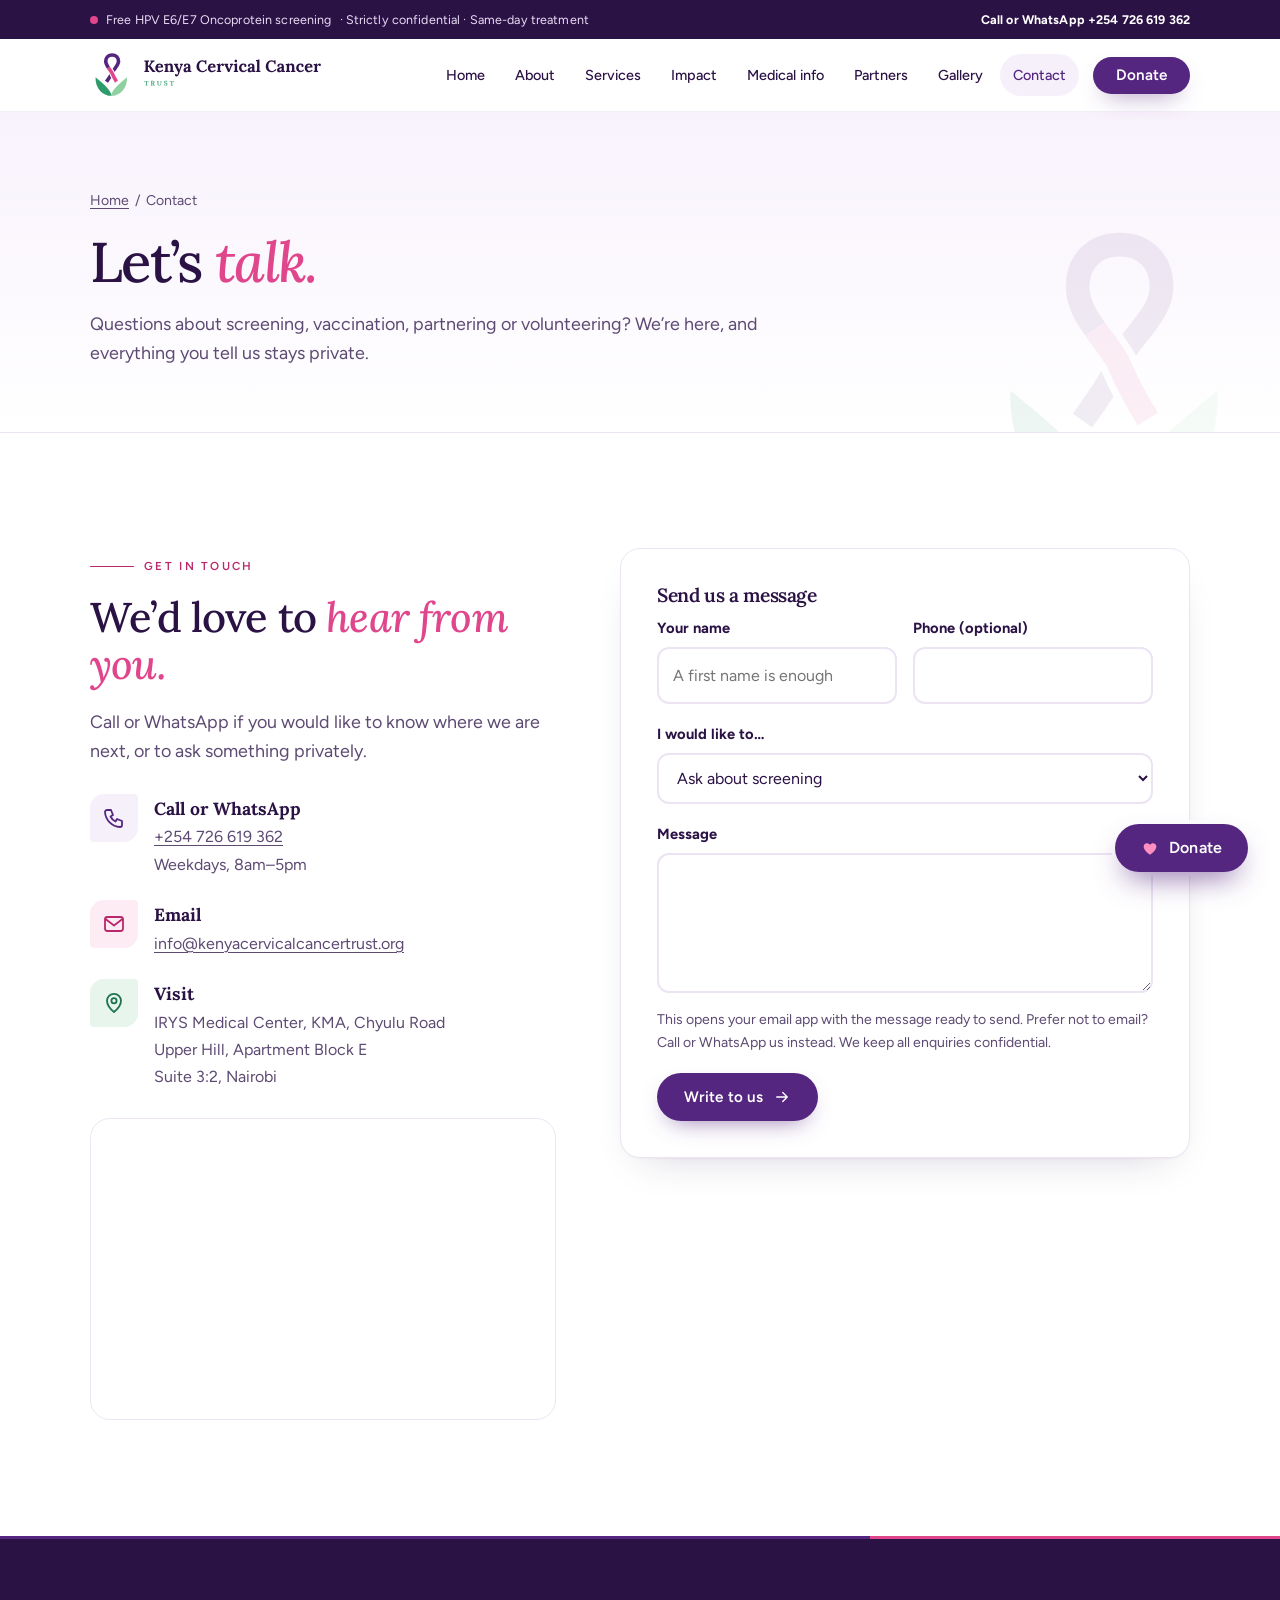
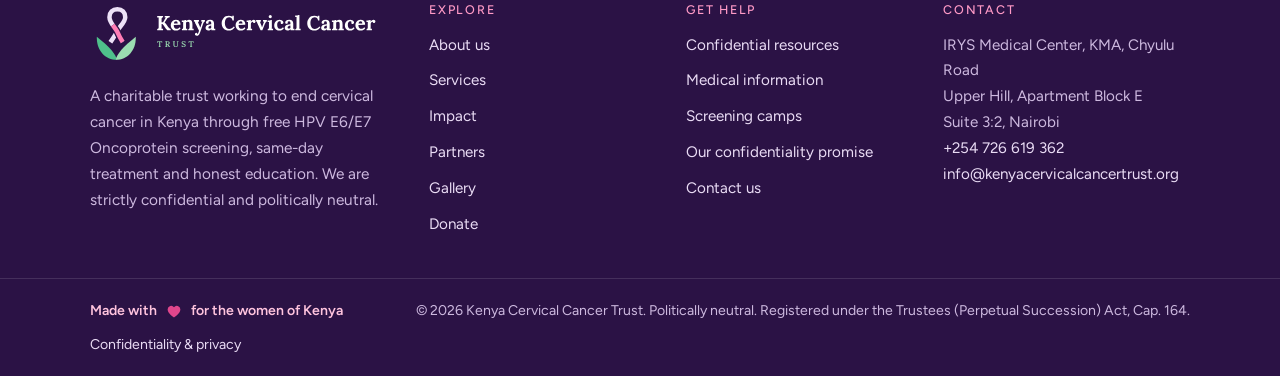
<file: contact.html>
<!DOCTYPE html>
<html lang="en" class="no-js">
<head>
<meta charset="utf-8">
<meta name="viewport" content="width=device-width, initial-scale=1">
<title>Contact – Kenya Cervical Cancer Trust</title>
<meta name="description" content="Contact the Kenya Cervical Cancer Trust: phone, WhatsApp, email and our Nairobi office.">
<meta name="robots" content="index, follow">
<meta name="theme-color" content="#55267f">
<meta property="og:type" content="website">
<meta property="og:title" content="Contact – Kenya Cervical Cancer Trust">
<meta property="og:description" content="Contact the Kenya Cervical Cancer Trust: phone, WhatsApp, email and our Nairobi office.">
<meta property="og:image" content="https://www.kenyacervicalcancertrust.org/images/og-image.png">
<meta property="og:url" content="https://www.kenyacervicalcancertrust.org/contact.html">
<meta name="twitter:card" content="summary_large_image">
<link rel="icon" href="images/favicon.svg" type="image/svg+xml">
<link rel="icon" href="images/favicon.png" type="image/png" sizes="512x512">
<link rel="apple-touch-icon" href="images/favicon.png">
<link rel="preconnect" href="https://fonts.googleapis.com">
<link rel="preconnect" href="https://fonts.gstatic.com" crossorigin>
<link rel="stylesheet" href="https://fonts.googleapis.com/css2?family=Figtree:wght@400;500;600;700;800&display=swap">
<link rel="stylesheet" href="css/style.css">
</head>
<body>
<a class="skip" href="#main">Skip to content</a>
<div class="topbar"><div class="wrap">
  <span class="pillar"><span class="dot"></span> Free HPV E6/E7 Oncoprotein screening <span class="hide-s">&middot; Strictly confidential &middot; Same-day treatment</span></span>
  <span class="pillar"><a href="tel:+254726619362"><span class="hide-s">Call or WhatsApp </span>+254 726 619 362</a></span>
</div></div>
<header class="site-header"><div class="wrap">
  <a class="brand" href="index.html" aria-label="Kenya Cervical Cancer Trust — home"><img src="images/logo-horizontal.svg" alt="Kenya Cervical Cancer Trust" width="280" height="56"></a>
  <button class="menu-toggle" aria-expanded="false" aria-controls="site-nav" aria-label="Menu"><svg class="" viewBox="0 0 24 24" fill="none" stroke="currentColor" stroke-width="1.8" stroke-linecap="round" stroke-linejoin="round" aria-hidden="true" ><path d="M4 7h16M4 12h16M4 17h16"/></svg></button>
  <nav class="nav" id="site-nav" aria-label="Main"><a class="link" href="index.html">Home</a><a class="link" href="about.html">About</a><a class="link" href="services.html">Services</a><a class="link" href="impact.html">Impact</a><a class="link" href="medical-info.html">Medical info</a><a class="link" href="partners.html">Partners</a><a class="link" href="gallery.html">Gallery</a><a class="link" href="contact.html" aria-current="page">Contact</a><a class="btn btn-primary" href="donate.html">Donate</a></nav>
</div></header>
<main id="main">
<section class="page-hero"><img class="hero-ribbon" src="images/logo-mark.svg" alt="" aria-hidden="true">
<div class="wrap">
  <p class="crumbs"><a href="index.html">Home</a> &nbsp;/&nbsp; Contact</p>
  <h1>Let&rsquo;s <em>talk.</em></h1>
  <p class="lead">Questions about screening, vaccination, partnering or volunteering? We&rsquo;re here, and everything you tell us stays private.</p>
</div></section><section class="section"><div class="wrap contact-grid">
  <div class="reveal">
    <span class="eyebrow">Get in touch</span>
    <h2>We&rsquo;d love to <em>hear from you.</em></h2>
    <p class="lead">Call or WhatsApp if you would like to know where we are next, or to ask something privately.</p>
    <ul class="info-list">
      <li><span class="ic"><svg class="" viewBox="0 0 24 24" fill="none" stroke="currentColor" stroke-width="1.8" stroke-linecap="round" stroke-linejoin="round" aria-hidden="true" ><path d="M5 4h4l2 5-2.5 1.5a11 11 0 0 0 5 5L15 13l5 2v4a2 2 0 0 1-2 2A16 16 0 0 1 3 6a2 2 0 0 1 2-2z"/></svg></span><div><b>Call or WhatsApp</b><a href="tel:+254726619362">+254 726 619 362</a><br><span>Weekdays, 8am&ndash;5pm</span></div></li>
      <li><span class="ic"><svg class="" viewBox="0 0 24 24" fill="none" stroke="currentColor" stroke-width="1.8" stroke-linecap="round" stroke-linejoin="round" aria-hidden="true" ><rect x="3" y="5" width="18" height="14" rx="2.5"/><path d="M3.5 7l8.5 6.5L20.5 7"/></svg></span><div><b>Email</b><a href="mailto:info@kenyacervicalcancertrust.org">info@kenyacervicalcancertrust.org</a></div></li>
      <li><span class="ic"><svg class="" viewBox="0 0 24 24" fill="none" stroke="currentColor" stroke-width="1.8" stroke-linecap="round" stroke-linejoin="round" aria-hidden="true" ><path d="M12 21s7-5.6 7-11.2A7 7 0 0 0 5 9.8C5 15.4 12 21 12 21z"/><circle cx="12" cy="9.8" r="2.6"/></svg></span><div><b>Visit</b><span>IRYS Medical Center, KMA, Chyulu Road<br>Upper Hill, Apartment Block E<br>Suite 3:2, Nairobi</span></div></li>
    </ul>
    <div class="map"><iframe title="Map showing IRYS Medical Center, Upper Hill, Nairobi" loading="lazy" referrerpolicy="no-referrer-when-downgrade" src="https://maps.google.com/maps?q=IRYS+Medical+Center+Chyulu+Road+Upper+Hill+Nairobi&amp;z=15&amp;output=embed"></iframe></div>
  </div>
  <form class="card reveal" id="contact-form" novalidate>
    <h3>Send us a message</h3>
    <div class="field-row">
      <div class="field"><label for="name">Your name</label><input id="name" name="name" autocomplete="name" placeholder="A first name is enough"></div>
      <div class="field"><label for="phone">Phone (optional)</label><input id="phone" name="phone" type="tel" autocomplete="tel"></div>
    </div>
    <div class="field"><label for="reason">I would like to&hellip;</label>
      <select id="reason" name="reason">
        <option>Ask about screening</option><option>Ask about vaccination</option><option>Find a screening camp</option>
        <option>Partner with the Trust</option><option>Volunteer</option><option>Support the work</option><option>Something else</option>
      </select></div>
    <div class="field"><label for="message">Message</label><textarea id="message" name="message"></textarea>
      <p class="hint">This opens your email app with the message ready to send. Prefer not to email? Call or WhatsApp us instead. We keep all enquiries confidential.</p></div>
    <button class="btn btn-primary" type="submit">Write to us <svg class="" viewBox="0 0 24 24" fill="none" stroke="currentColor" stroke-width="1.8" stroke-linecap="round" stroke-linejoin="round" aria-hidden="true" ><path d="M5 12h14M13 6l6 6-6 6"/></svg></button>
  </form>
</div></section>
</main>
<footer class="site-footer">
<div class="tricolor"></div>
<div class="wrap">
  <div class="about">
    <img src="images/logo-horizontal-light.svg" alt="Kenya Cervical Cancer Trust" width="340" height="62">
    <p>A charitable trust working to end cervical cancer in Kenya through free HPV E6/E7 Oncoprotein screening, same-day treatment and honest education. We are strictly confidential and politically neutral.</p>
  </div>
  <div><h4>Explore</h4><ul>
    <li><a href="about.html">About us</a></li><li><a href="services.html">Services</a></li><li><a href="impact.html">Impact</a></li>
    <li><a href="partners.html">Partners</a></li><li><a href="gallery.html">Gallery</a></li><li><a href="donate.html">Donate</a></li></ul></div>
  <div><h4>Get help</h4><ul>
    <li><a href="medical-info.html#sex-workers">Confidential resources</a></li>
    <li><a href="medical-info.html">Medical information</a></li>
    <li><a href="index.html#camps">Screening camps</a></li>
    <li><a href="about.html#confidentiality">Our confidentiality promise</a></li>
    <li><a href="contact.html">Contact us</a></li></ul></div>
  <div><h4>Contact</h4>
    <address>IRYS Medical Center, KMA, Chyulu Road<br>Upper Hill, Apartment Block E<br>Suite 3:2, Nairobi<br>
    <a href="tel:+254726619362">+254 726 619 362</a><br><a href="mailto:info@kenyacervicalcancertrust.org">info@kenyacervicalcancertrust.org</a></address></div>
</div>
<div class="legal"><div class="wrap">
  <span class="love-line">Made with <svg class="heart-ic" viewBox="0 0 24 24" fill="none" stroke="currentColor" stroke-width="2" stroke-linecap="round" stroke-linejoin="round" aria-hidden="true" ><path d="M12 20.5s-8.5-5-8.5-11A4.7 4.7 0 0 1 12 7a4.7 4.7 0 0 1 8.5 2.5c0 6-8.5 11-8.5 11z"/></svg> for the women of Kenya</span><span>&copy; 2026 Kenya Cervical Cancer Trust. Politically neutral. Registered under the Trustees (Perpetual Succession) Act, Cap. 164.</span>
  <a href="about.html#confidentiality">Confidentiality &amp; privacy</a>
</div></div>
</footer>
<a class="donate-fab" href="donate.html" aria-label="Donate to Kenya Cervical Cancer Trust"><svg viewBox="0 0 24 24" fill="currentColor" aria-hidden="true"><path d="M12 21s-8.5-5.2-8.5-11.3A4.7 4.7 0 0 1 12 7.6a4.7 4.7 0 0 1 8.5 2.1C20.5 15.8 12 21 12 21z"/></svg><span>Donate</span></a>
<script src="js/main.js" defer></script>
</body>
</html>
</file>
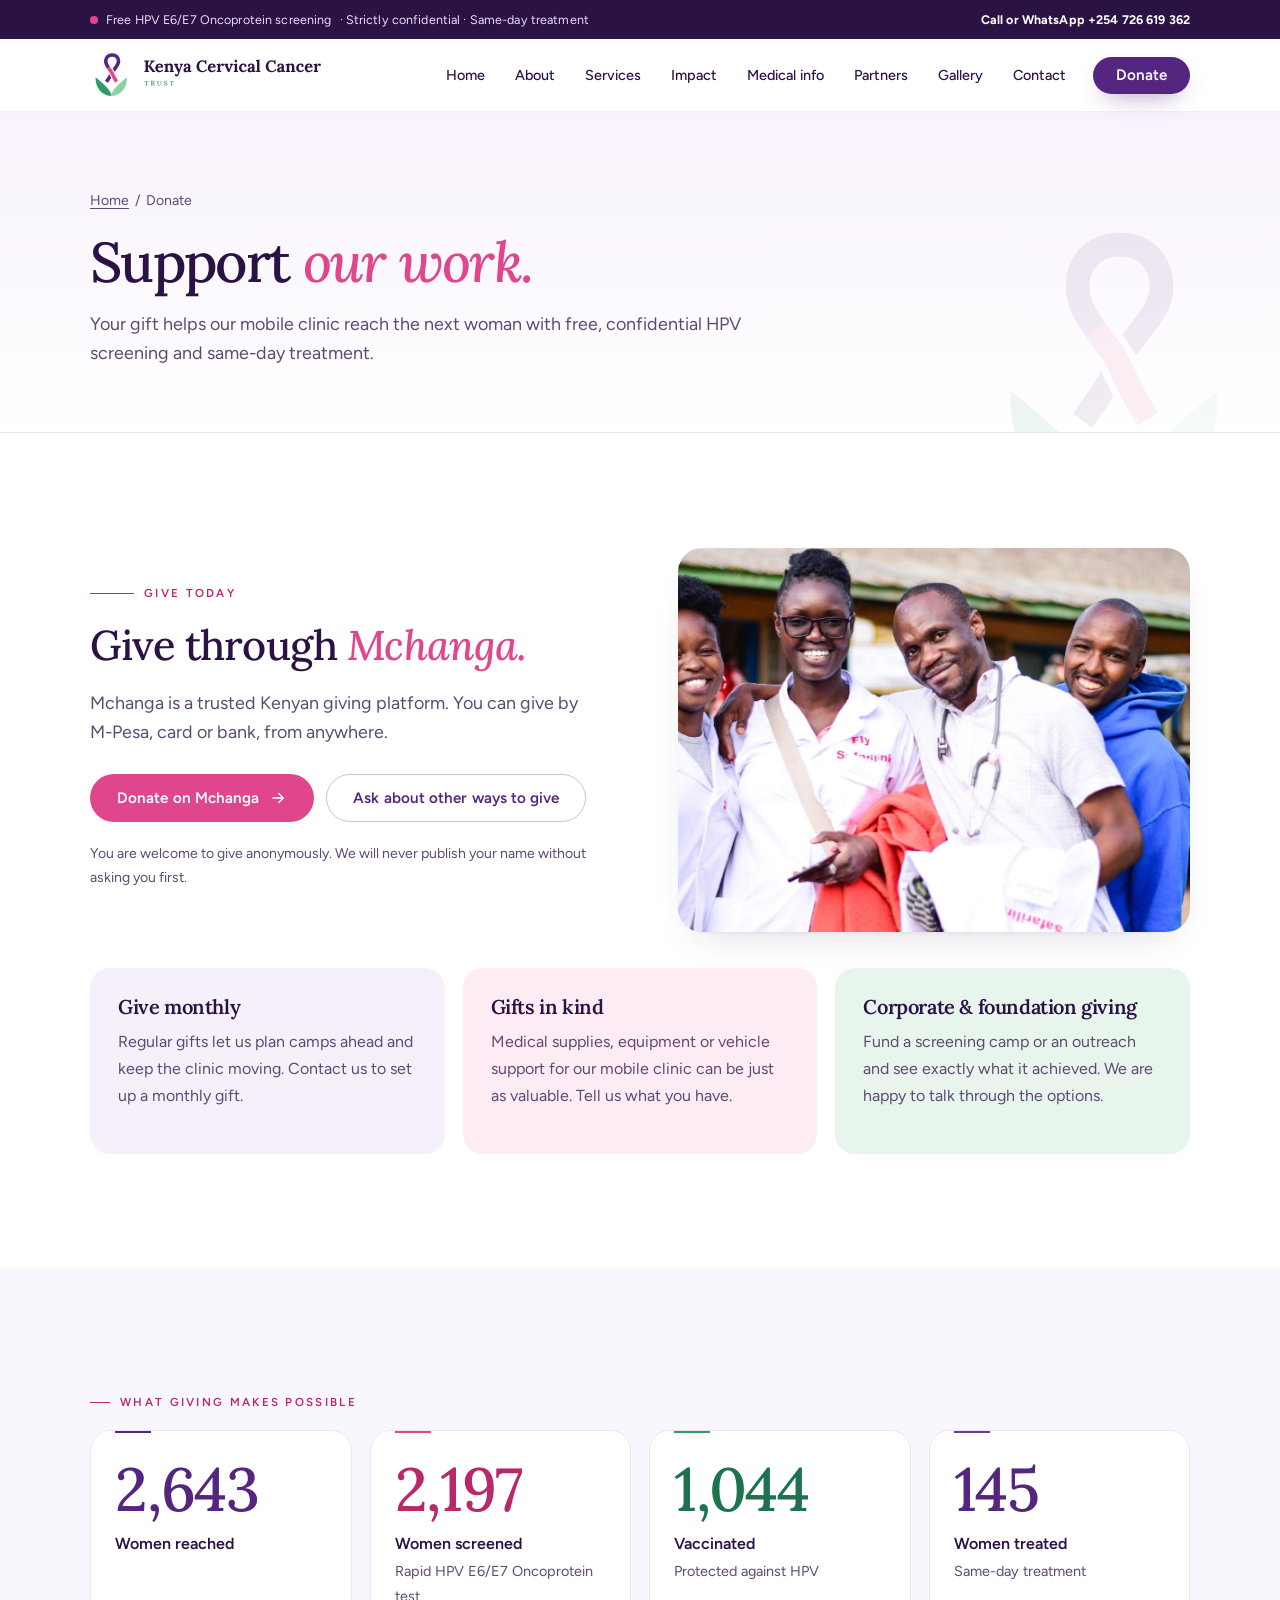
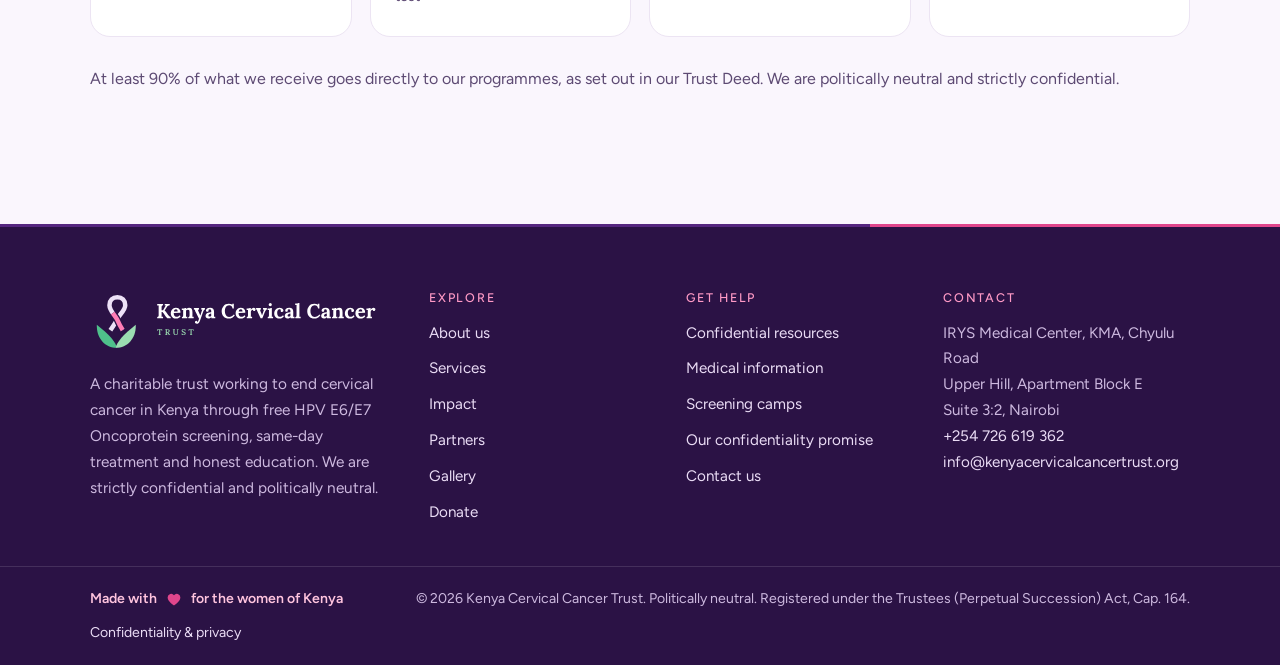
<file: donate.html>
<!DOCTYPE html>
<html lang="en" class="no-js">
<head>
<meta charset="utf-8">
<meta name="viewport" content="width=device-width, initial-scale=1">
<title>Donate – Kenya Cervical Cancer Trust</title>
<meta name="description" content="Give to the Kenya Cervical Cancer Trust to fund free HPV E6/E7 Oncoprotein screening and same-day treatment for women in Kenya.">
<meta name="robots" content="index, follow">
<meta name="theme-color" content="#55267f">
<meta property="og:type" content="website">
<meta property="og:title" content="Donate – Kenya Cervical Cancer Trust">
<meta property="og:description" content="Give to the Kenya Cervical Cancer Trust to fund free HPV E6/E7 Oncoprotein screening and same-day treatment for women in Kenya.">
<meta property="og:image" content="https://www.kenyacervicalcancertrust.org/images/og-image.png">
<meta property="og:url" content="https://www.kenyacervicalcancertrust.org/donate.html">
<meta name="twitter:card" content="summary_large_image">
<link rel="icon" href="images/favicon.svg" type="image/svg+xml">
<link rel="icon" href="images/favicon.png" type="image/png" sizes="512x512">
<link rel="apple-touch-icon" href="images/favicon.png">
<link rel="preconnect" href="https://fonts.googleapis.com">
<link rel="preconnect" href="https://fonts.gstatic.com" crossorigin>
<link rel="stylesheet" href="https://fonts.googleapis.com/css2?family=Figtree:wght@400;500;600;700;800&display=swap">
<link rel="stylesheet" href="css/style.css">
</head>
<body>
<a class="skip" href="#main">Skip to content</a>
<div class="topbar"><div class="wrap">
  <span class="pillar"><span class="dot"></span> Free HPV E6/E7 Oncoprotein screening <span class="hide-s">&middot; Strictly confidential &middot; Same-day treatment</span></span>
  <span class="pillar"><a href="tel:+254726619362"><span class="hide-s">Call or WhatsApp </span>+254 726 619 362</a></span>
</div></div>
<header class="site-header"><div class="wrap">
  <a class="brand" href="index.html" aria-label="Kenya Cervical Cancer Trust — home"><img src="images/logo-horizontal.svg" alt="Kenya Cervical Cancer Trust" width="280" height="56"></a>
  <button class="menu-toggle" aria-expanded="false" aria-controls="site-nav" aria-label="Menu"><svg class="" viewBox="0 0 24 24" fill="none" stroke="currentColor" stroke-width="1.8" stroke-linecap="round" stroke-linejoin="round" aria-hidden="true" ><path d="M4 7h16M4 12h16M4 17h16"/></svg></button>
  <nav class="nav" id="site-nav" aria-label="Main"><a class="link" href="index.html">Home</a><a class="link" href="about.html">About</a><a class="link" href="services.html">Services</a><a class="link" href="impact.html">Impact</a><a class="link" href="medical-info.html">Medical info</a><a class="link" href="partners.html">Partners</a><a class="link" href="gallery.html">Gallery</a><a class="link" href="contact.html">Contact</a><a class="btn btn-primary" href="donate.html">Donate</a></nav>
</div></header>
<main id="main">
<section class="page-hero"><img class="hero-ribbon" src="images/logo-mark.svg" alt="" aria-hidden="true">
<div class="wrap">
  <p class="crumbs"><a href="index.html">Home</a> &nbsp;/&nbsp; Donate</p>
  <h1>Support <em>our work.</em></h1>
  <p class="lead">Your gift helps our mobile clinic reach the next woman with free, confidential HPV screening and same-day treatment.</p>
</div></section><section class="section"><div class="wrap">
<div class="split">
  <div class="reveal">
    <span class="eyebrow">Give today</span>
    <h2>Give through <em>Mchanga.</em></h2>
    <p class="lead">Mchanga is a trusted Kenyan giving platform. You can give by M-Pesa, card or bank, from anywhere.</p>
    <div class="btn-row"><a class="btn btn-pink" href="https://www.mchanga.africa/fundraiser/kcct" target="_blank" rel="noopener">Donate on Mchanga <svg class="" viewBox="0 0 24 24" fill="none" stroke="currentColor" stroke-width="1.8" stroke-linecap="round" stroke-linejoin="round" aria-hidden="true" ><path d="M5 12h14M13 6l6 6-6 6"/></svg></a><a class="btn btn-ghost" href="contact.html">Ask about other ways to give</a></div>
    <p class="hint" style="margin-top:20px">You are welcome to give anonymously. We will never publish your name without asking you first.</p>
  </div>
  <div class="photo leaf-r wide reveal"><img src="images/gallery/g21.jpg" alt="Members of our clinical team smiling together" loading="lazy"></div>
</div>
<div class="give">
  <div class="reveal"><h3>Give monthly</h3><p>Regular gifts let us plan camps ahead and keep the clinic moving. Contact us to set up a monthly gift.</p></div>
  <div class="reveal"><h3>Gifts in kind</h3><p>Medical supplies, equipment or vehicle support for our mobile clinic can be just as valuable. Tell us what you have.</p></div>
  <div class="reveal"><h3>Corporate &amp; foundation giving</h3><p>Fund a screening camp or an outreach and see exactly what it achieved. We are happy to talk through the options.</p></div>
</div>
</div></section>
<section class="section bg-lilac"><div class="wrap"><span class="eyebrow">What giving makes possible</span><div class="stats cards"><div class="stat reveal"><div class="num" data-count="3600">3,600</div><div class="lbl">Women reached</div></div><div class="stat reveal"><div class="num" data-count="2992">2,992</div><div class="lbl">Women screened</div><div class="sub">Rapid HPV E6/E7 Oncoprotein test</div></div><div class="stat reveal"><div class="num" data-count="1422">1,422</div><div class="lbl">Vaccinated</div><div class="sub">Protected against HPV</div></div><div class="stat reveal"><div class="num" data-count="197">197</div><div class="lbl">Women treated</div><div class="sub">Same-day treatment</div></div></div>
<p style="margin-top:28px;color:var(--muted)">At least 90% of what we receive goes directly to our programmes, as set out in our Trust Deed. We are politically neutral and strictly confidential.</p></div></section>
</main>
<footer class="site-footer">
<div class="tricolor"></div>
<div class="wrap">
  <div class="about">
    <img src="images/logo-horizontal-light.svg" alt="Kenya Cervical Cancer Trust" width="340" height="62">
    <p>A charitable trust working to end cervical cancer in Kenya through free HPV E6/E7 Oncoprotein screening, same-day treatment and honest education. We are strictly confidential and politically neutral.</p>
  </div>
  <div><h4>Explore</h4><ul>
    <li><a href="about.html">About us</a></li><li><a href="services.html">Services</a></li><li><a href="impact.html">Impact</a></li>
    <li><a href="partners.html">Partners</a></li><li><a href="gallery.html">Gallery</a></li><li><a href="donate.html">Donate</a></li></ul></div>
  <div><h4>Get help</h4><ul>
    <li><a href="medical-info.html#sex-workers">Confidential resources</a></li>
    <li><a href="medical-info.html">Medical information</a></li>
    <li><a href="index.html#camps">Screening camps</a></li>
    <li><a href="about.html#confidentiality">Our confidentiality promise</a></li>
    <li><a href="contact.html">Contact us</a></li></ul></div>
  <div><h4>Contact</h4>
    <address>IRYS Medical Center, KMA, Chyulu Road<br>Upper Hill, Apartment Block E<br>Suite 3:2, Nairobi<br>
    <a href="tel:+254726619362">+254 726 619 362</a><br><a href="mailto:info@kenyacervicalcancertrust.org">info@kenyacervicalcancertrust.org</a></address></div>
</div>
<div class="legal"><div class="wrap">
  <span class="love-line">Made with <svg class="heart-ic" viewBox="0 0 24 24" fill="none" stroke="currentColor" stroke-width="2" stroke-linecap="round" stroke-linejoin="round" aria-hidden="true" ><path d="M12 20.5s-8.5-5-8.5-11A4.7 4.7 0 0 1 12 7a4.7 4.7 0 0 1 8.5 2.5c0 6-8.5 11-8.5 11z"/></svg> for the women of Kenya</span><span>&copy; 2026 Kenya Cervical Cancer Trust. Politically neutral. Registered under the Trustees (Perpetual Succession) Act, Cap. 164.</span>
  <a href="about.html#confidentiality">Confidentiality &amp; privacy</a>
</div></div>
</footer>
<script src="js/main.js" defer></script>
</body>
</html>
</file>
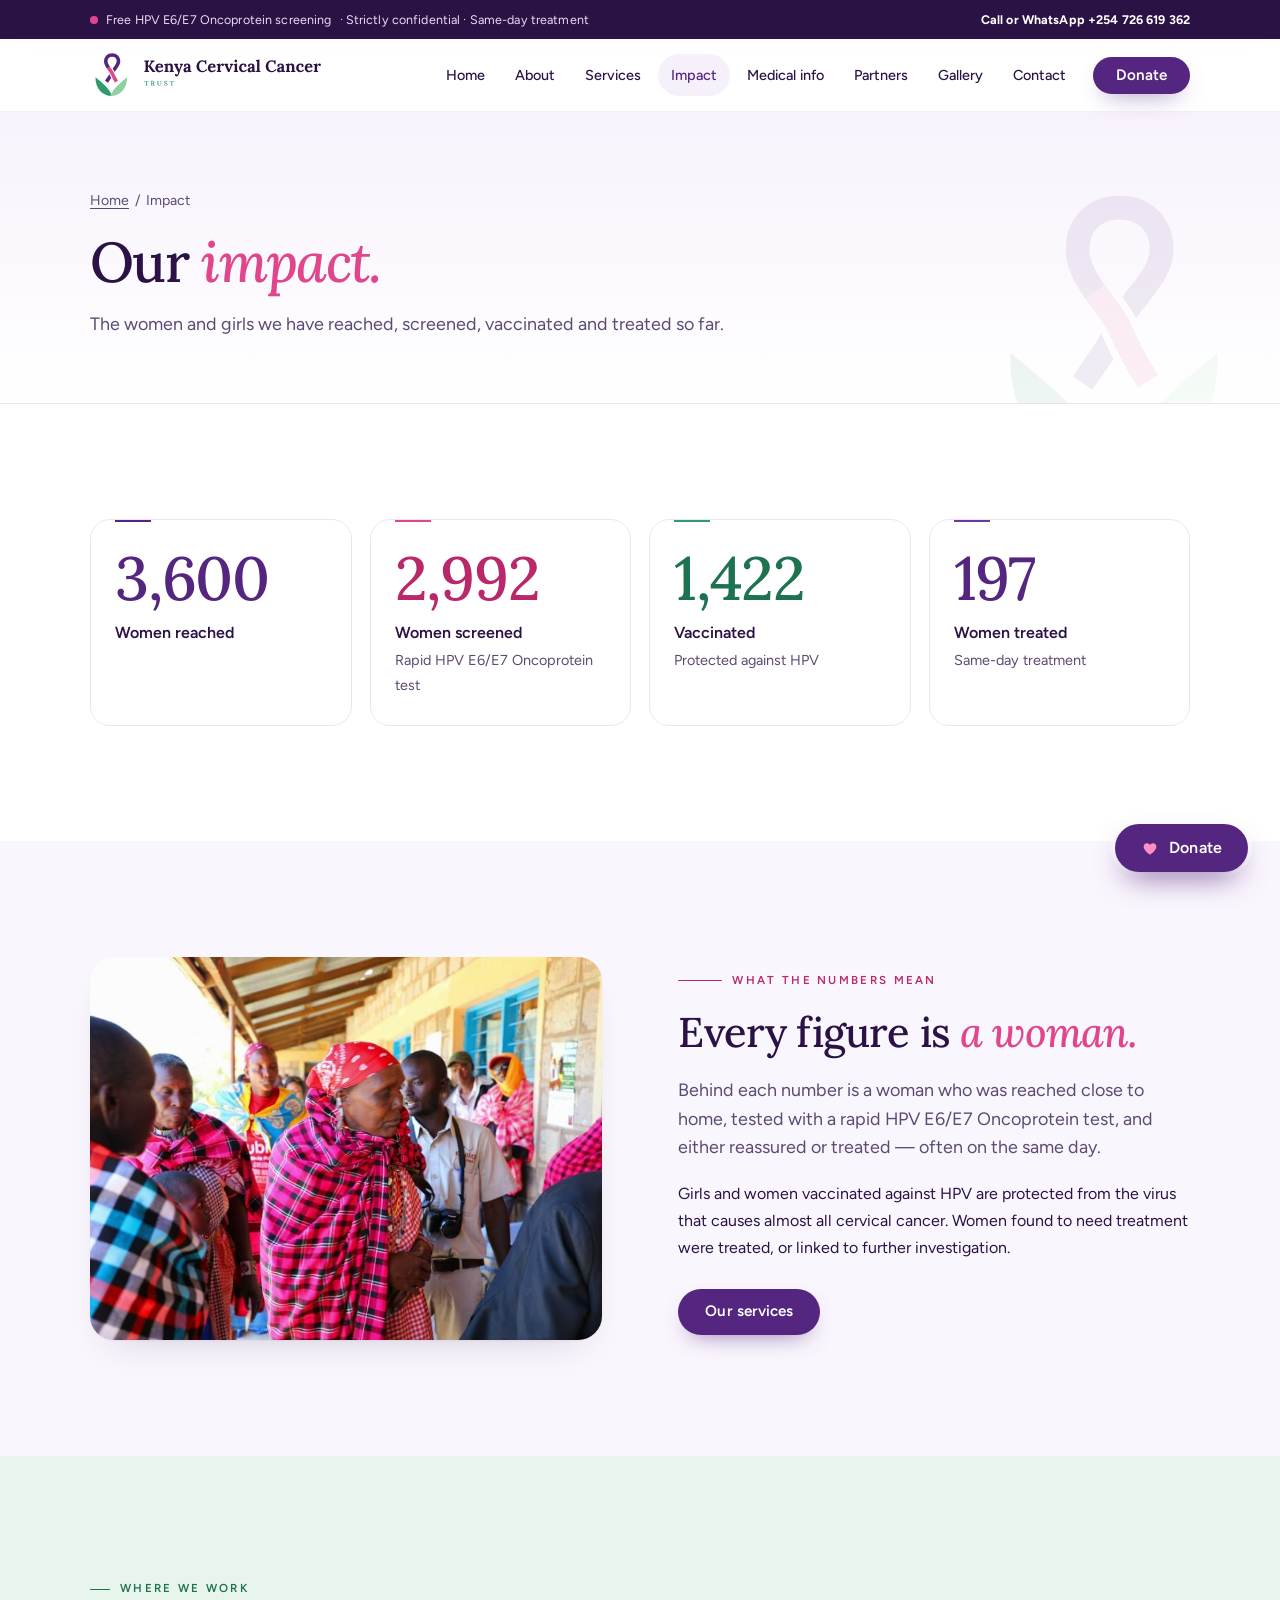
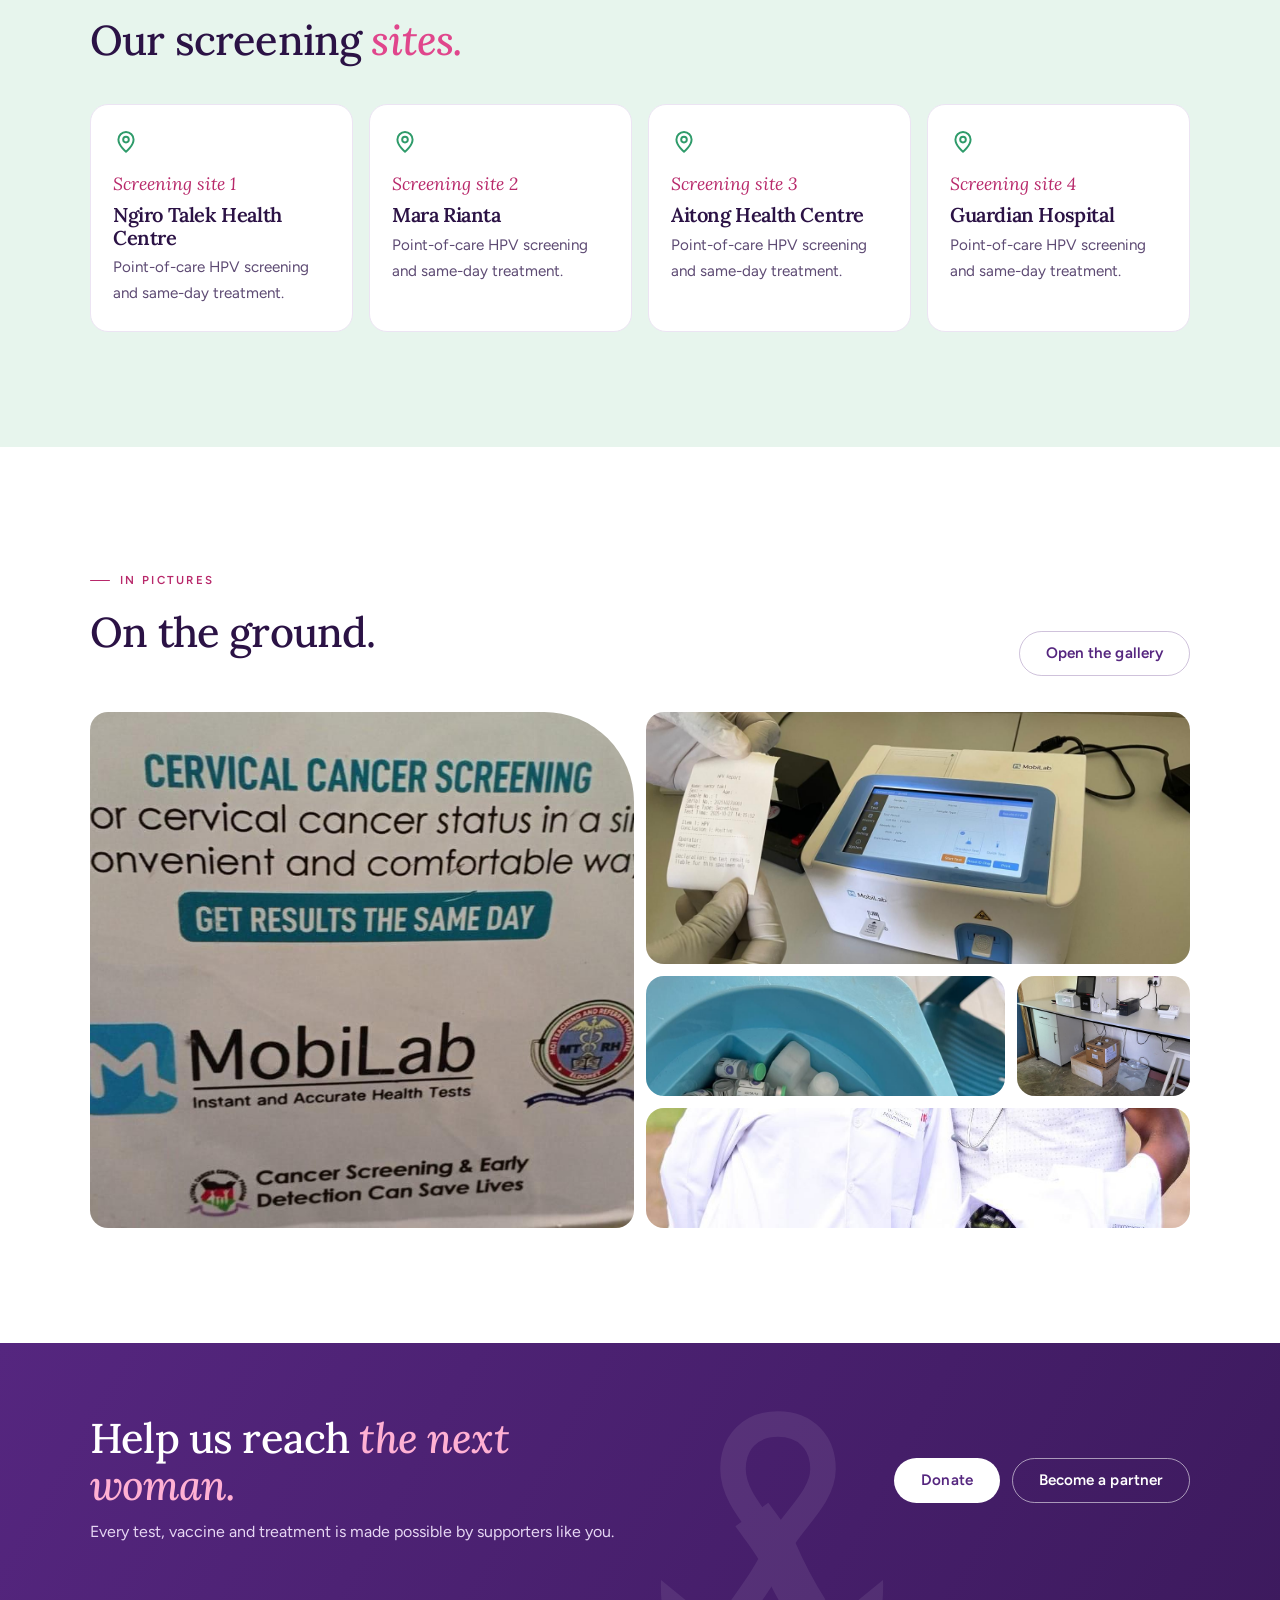
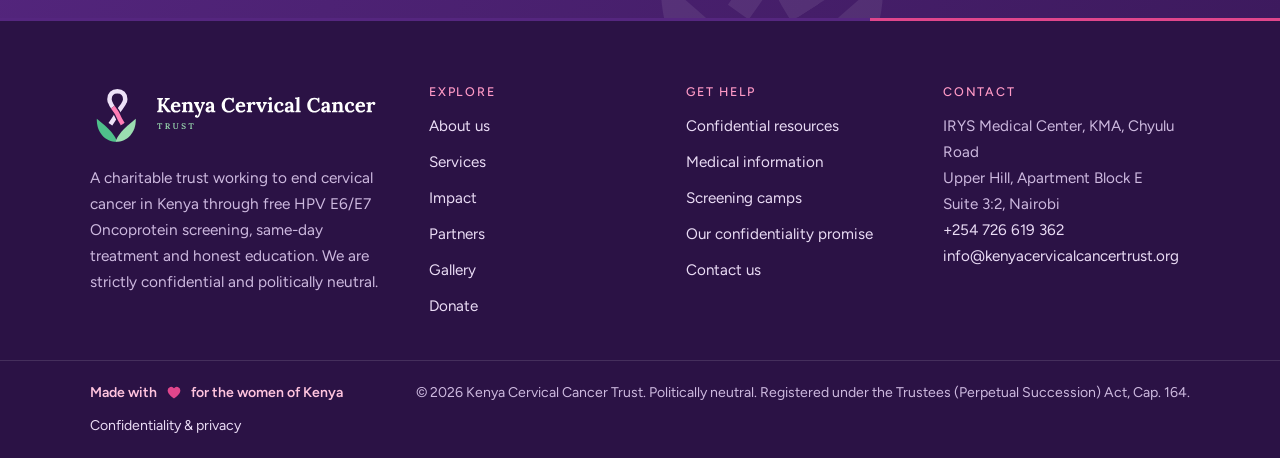
<file: impact.html>
<!DOCTYPE html>
<html lang="en" class="no-js">
<head>
<meta charset="utf-8">
<meta name="viewport" content="width=device-width, initial-scale=1">
<title>Impact – Kenya Cervical Cancer Trust</title>
<meta name="description" content="Women reached, screened, vaccinated and treated by the Kenya Cervical Cancer Trust, and where we work.">
<meta name="robots" content="index, follow">
<meta name="theme-color" content="#55267f">
<meta property="og:type" content="website">
<meta property="og:title" content="Impact – Kenya Cervical Cancer Trust">
<meta property="og:description" content="Women reached, screened, vaccinated and treated by the Kenya Cervical Cancer Trust, and where we work.">
<meta property="og:image" content="https://www.kenyacervicalcancertrust.org/images/og-image.png">
<meta property="og:url" content="https://www.kenyacervicalcancertrust.org/impact.html">
<meta name="twitter:card" content="summary_large_image">
<link rel="icon" href="images/favicon.svg" type="image/svg+xml">
<link rel="icon" href="images/favicon.png" type="image/png" sizes="512x512">
<link rel="apple-touch-icon" href="images/favicon.png">
<link rel="preconnect" href="https://fonts.googleapis.com">
<link rel="preconnect" href="https://fonts.gstatic.com" crossorigin>
<link rel="stylesheet" href="https://fonts.googleapis.com/css2?family=Figtree:wght@400;500;600;700;800&display=swap">
<link rel="stylesheet" href="css/style.css">
</head>
<body>
<a class="skip" href="#main">Skip to content</a>
<div class="topbar"><div class="wrap">
  <span class="pillar"><span class="dot"></span> Free HPV E6/E7 Oncoprotein screening <span class="hide-s">&middot; Strictly confidential &middot; Same-day treatment</span></span>
  <span class="pillar"><a href="tel:+254726619362"><span class="hide-s">Call or WhatsApp </span>+254 726 619 362</a></span>
</div></div>
<header class="site-header"><div class="wrap">
  <a class="brand" href="index.html" aria-label="Kenya Cervical Cancer Trust — home"><img src="images/logo-horizontal.svg" alt="Kenya Cervical Cancer Trust" width="280" height="56"></a>
  <button class="menu-toggle" aria-expanded="false" aria-controls="site-nav" aria-label="Menu"><svg class="" viewBox="0 0 24 24" fill="none" stroke="currentColor" stroke-width="1.8" stroke-linecap="round" stroke-linejoin="round" aria-hidden="true" ><path d="M4 7h16M4 12h16M4 17h16"/></svg></button>
  <nav class="nav" id="site-nav" aria-label="Main"><a class="link" href="index.html">Home</a><a class="link" href="about.html">About</a><a class="link" href="services.html">Services</a><a class="link" href="impact.html" aria-current="page">Impact</a><a class="link" href="medical-info.html">Medical info</a><a class="link" href="partners.html">Partners</a><a class="link" href="gallery.html">Gallery</a><a class="link" href="contact.html">Contact</a><a class="btn btn-primary" href="donate.html">Donate</a></nav>
</div></header>
<main id="main">
<section class="page-hero"><img class="hero-ribbon" src="images/logo-mark.svg" alt="" aria-hidden="true">
<div class="wrap">
  <p class="crumbs"><a href="index.html">Home</a> &nbsp;/&nbsp; Impact</p>
  <h1>Our <em>impact.</em></h1>
  <p class="lead">The women and girls we have reached, screened, vaccinated and treated so far.</p>
</div></section><section class="section"><div class="wrap"><div class="stats cards"><div class="stat reveal"><div class="num" data-count="3600">3,600</div><div class="lbl">Women reached</div></div><div class="stat reveal"><div class="num" data-count="2992">2,992</div><div class="lbl">Women screened</div><div class="sub">Rapid HPV E6/E7 Oncoprotein test</div></div><div class="stat reveal"><div class="num" data-count="1422">1,422</div><div class="lbl">Vaccinated</div><div class="sub">Protected against HPV</div></div><div class="stat reveal"><div class="num" data-count="197">197</div><div class="lbl">Women treated</div><div class="sub">Same-day treatment</div></div></div></div></section><section class="section bg-lilac"><div class="wrap split">
  <div class="photo leaf-l wide reveal"><img src="images/gallery/g19.jpg" alt="Women gathered at a screening camp" loading="lazy"></div>
  <div class="reveal"><span class="eyebrow">What the numbers mean</span><h2>Every figure is <em>a woman.</em></h2>
  <p class="lead">Behind each number is a woman who was reached close to home, tested with a rapid HPV E6/E7 Oncoprotein test, and either reassured or treated &mdash; often on the same day.</p>
  <p>Girls and women vaccinated against HPV are protected from the virus that causes almost all cervical cancer. Women found to need treatment were treated, or linked to further investigation.</p>
  <div class="btn-row"><a class="btn btn-primary" href="services.html">Our services</a></div></div>
</div></section><section class="section bg-mint"><div class="wrap"><div class="narrow"><span class="eyebrow green">Where we work</span><h2>Our screening <em>sites.</em></h2></div><ul class="camps"><li class="camp reveal"><svg class="" viewBox="0 0 24 24" fill="none" stroke="currentColor" stroke-width="1.8" stroke-linecap="round" stroke-linejoin="round" aria-hidden="true" ><path d="M12 21s7-5.6 7-11.2A7 7 0 0 0 5 9.8C5 15.4 12 21 12 21z"/><circle cx="12" cy="9.8" r="2.6"/></svg><span class="n">Screening site 1</span><h3>Ngiro Talek Health Centre</h3><p>Point-of-care HPV screening and same-day treatment.</p></li><li class="camp reveal"><svg class="" viewBox="0 0 24 24" fill="none" stroke="currentColor" stroke-width="1.8" stroke-linecap="round" stroke-linejoin="round" aria-hidden="true" ><path d="M12 21s7-5.6 7-11.2A7 7 0 0 0 5 9.8C5 15.4 12 21 12 21z"/><circle cx="12" cy="9.8" r="2.6"/></svg><span class="n">Screening site 2</span><h3>Mara Rianta</h3><p>Point-of-care HPV screening and same-day treatment.</p></li><li class="camp reveal"><svg class="" viewBox="0 0 24 24" fill="none" stroke="currentColor" stroke-width="1.8" stroke-linecap="round" stroke-linejoin="round" aria-hidden="true" ><path d="M12 21s7-5.6 7-11.2A7 7 0 0 0 5 9.8C5 15.4 12 21 12 21z"/><circle cx="12" cy="9.8" r="2.6"/></svg><span class="n">Screening site 3</span><h3>Aitong Health Centre</h3><p>Point-of-care HPV screening and same-day treatment.</p></li><li class="camp reveal"><svg class="" viewBox="0 0 24 24" fill="none" stroke="currentColor" stroke-width="1.8" stroke-linecap="round" stroke-linejoin="round" aria-hidden="true" ><path d="M12 21s7-5.6 7-11.2A7 7 0 0 0 5 9.8C5 15.4 12 21 12 21z"/><circle cx="12" cy="9.8" r="2.6"/></svg><span class="n">Screening site 4</span><h3>Guardian Hospital</h3><p>Point-of-care HPV screening and same-day treatment.</p></li></ul></div></section><section class="section"><div class="wrap"><div class="split top" style="align-items:end"><div><span class="eyebrow">In pictures</span><h2>On the ground.</h2></div><div style="text-align:right"><a class="btn btn-ghost" href="gallery.html">Open the gallery</a></div></div>
<div class="mosaic">
<a href="gallery.html"><img src="images/gallery/g09.jpg" alt="Same-day results" loading="lazy"></a><a href="gallery.html"><img src="images/gallery/g16.jpg" alt="Point-of-care analyser" loading="lazy"></a><a href="gallery.html"><img src="images/gallery/g04.jpg" alt="Vaccine vials" loading="lazy"></a><a href="gallery.html"><img src="images/gallery/g20.jpg" alt="Clinic room set up" loading="lazy"></a><a href="gallery.html"><img src="images/gallery/g12.jpg" alt="Colleagues at the camp" loading="lazy"></a>
</div></div></section><section class="cta"><img class="hero-ribbon" src="images/logo-mark.svg" alt="" aria-hidden="true"><div class="wrap">
<div><h2>Help us reach <em>the next woman.</em></h2><p>Every test, vaccine and treatment is made possible by supporters like you.</p></div>
<div class="btn-row"><a class="btn btn-light" href="donate.html">Donate</a><a class="btn btn-ghost-light" href="partners.html">Become a partner</a></div></div></section>
</main>
<footer class="site-footer">
<div class="tricolor"></div>
<div class="wrap">
  <div class="about">
    <img src="images/logo-horizontal-light.svg" alt="Kenya Cervical Cancer Trust" width="340" height="62">
    <p>A charitable trust working to end cervical cancer in Kenya through free HPV E6/E7 Oncoprotein screening, same-day treatment and honest education. We are strictly confidential and politically neutral.</p>
  </div>
  <div><h4>Explore</h4><ul>
    <li><a href="about.html">About us</a></li><li><a href="services.html">Services</a></li><li><a href="impact.html">Impact</a></li>
    <li><a href="partners.html">Partners</a></li><li><a href="gallery.html">Gallery</a></li><li><a href="donate.html">Donate</a></li></ul></div>
  <div><h4>Get help</h4><ul>
    <li><a href="medical-info.html#sex-workers">Confidential resources</a></li>
    <li><a href="medical-info.html">Medical information</a></li>
    <li><a href="index.html#camps">Screening camps</a></li>
    <li><a href="about.html#confidentiality">Our confidentiality promise</a></li>
    <li><a href="contact.html">Contact us</a></li></ul></div>
  <div><h4>Contact</h4>
    <address>IRYS Medical Center, KMA, Chyulu Road<br>Upper Hill, Apartment Block E<br>Suite 3:2, Nairobi<br>
    <a href="tel:+254726619362">+254 726 619 362</a><br><a href="mailto:info@kenyacervicalcancertrust.org">info@kenyacervicalcancertrust.org</a></address></div>
</div>
<div class="legal"><div class="wrap">
  <span class="love-line">Made with <svg class="heart-ic" viewBox="0 0 24 24" fill="none" stroke="currentColor" stroke-width="2" stroke-linecap="round" stroke-linejoin="round" aria-hidden="true" ><path d="M12 20.5s-8.5-5-8.5-11A4.7 4.7 0 0 1 12 7a4.7 4.7 0 0 1 8.5 2.5c0 6-8.5 11-8.5 11z"/></svg> for the women of Kenya</span><span>&copy; 2026 Kenya Cervical Cancer Trust. Politically neutral. Registered under the Trustees (Perpetual Succession) Act, Cap. 164.</span>
  <a href="about.html#confidentiality">Confidentiality &amp; privacy</a>
</div></div>
</footer>
<a class="donate-fab" href="donate.html" aria-label="Donate to Kenya Cervical Cancer Trust"><svg viewBox="0 0 24 24" fill="currentColor" aria-hidden="true"><path d="M12 21s-8.5-5.2-8.5-11.3A4.7 4.7 0 0 1 12 7.6a4.7 4.7 0 0 1 8.5 2.1C20.5 15.8 12 21 12 21z"/></svg><span>Donate</span></a>
<script src="js/main.js" defer></script>
</body>
</html>
</file>
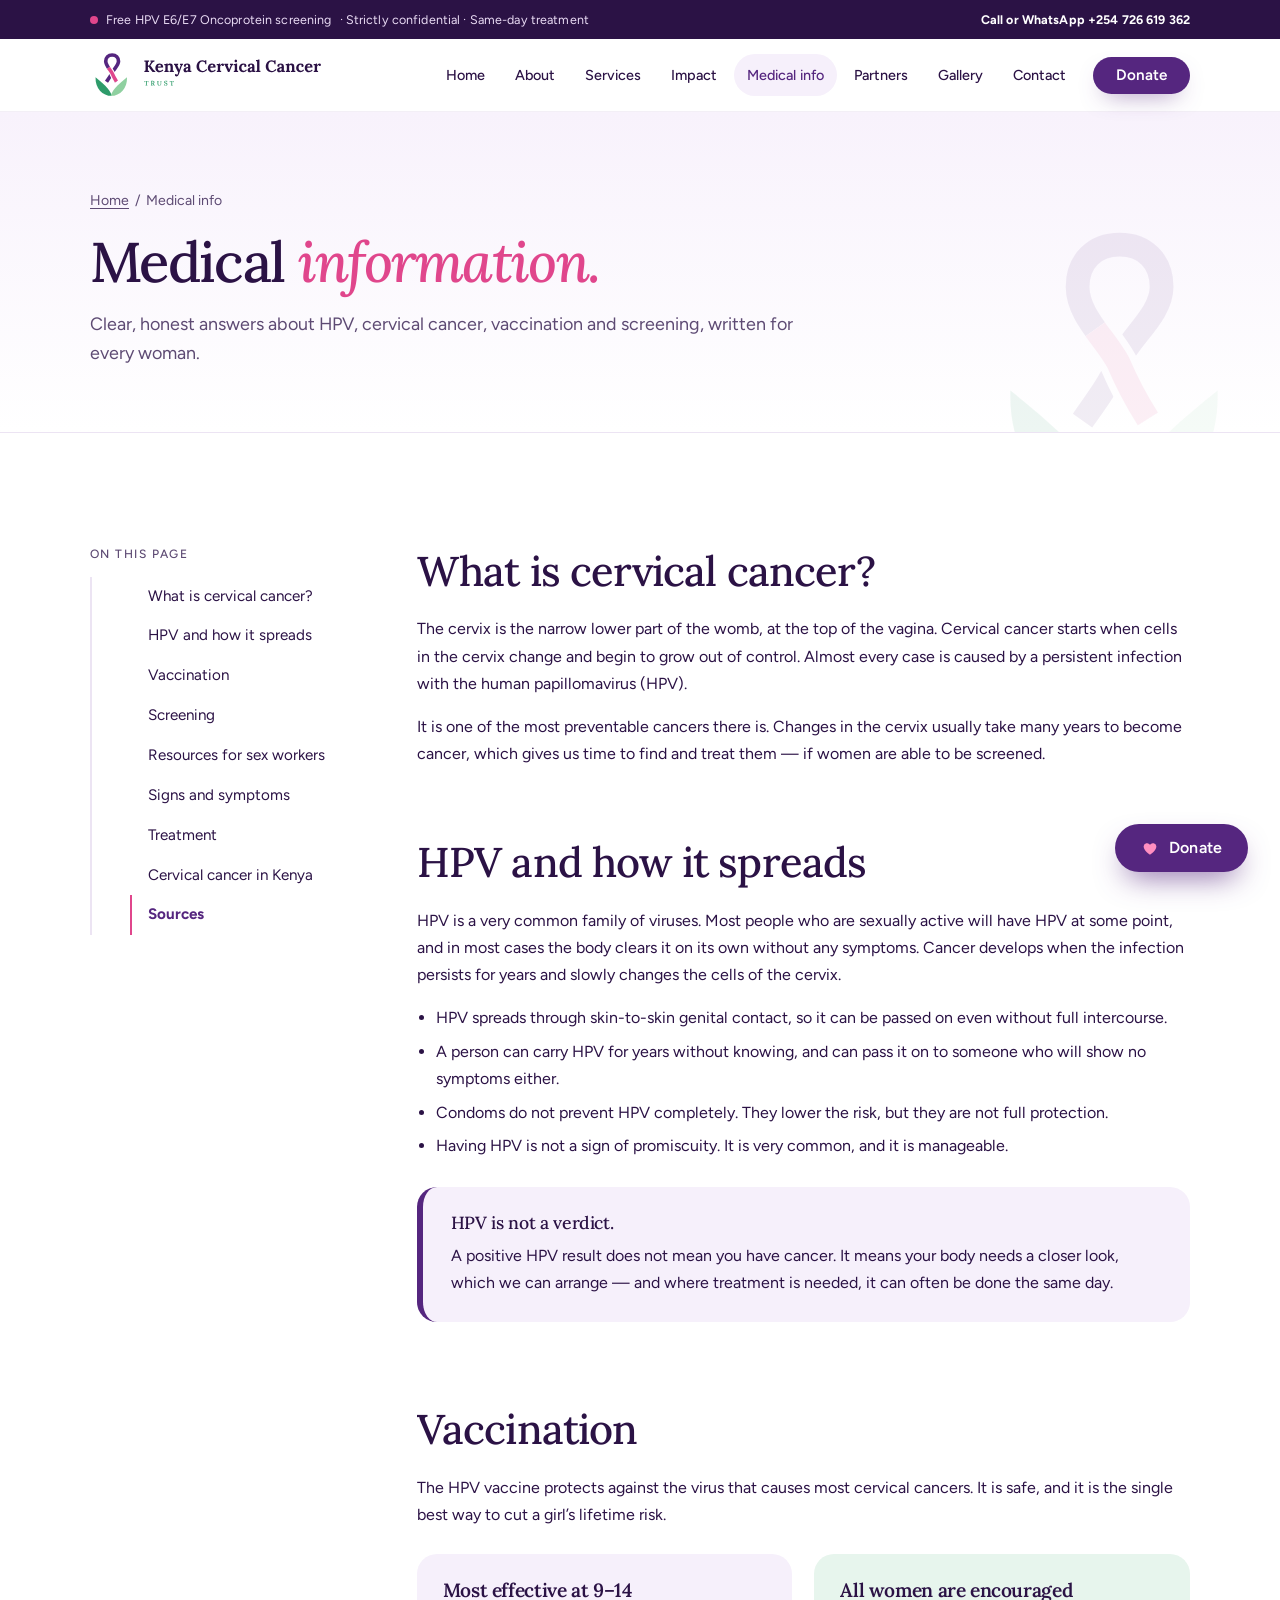
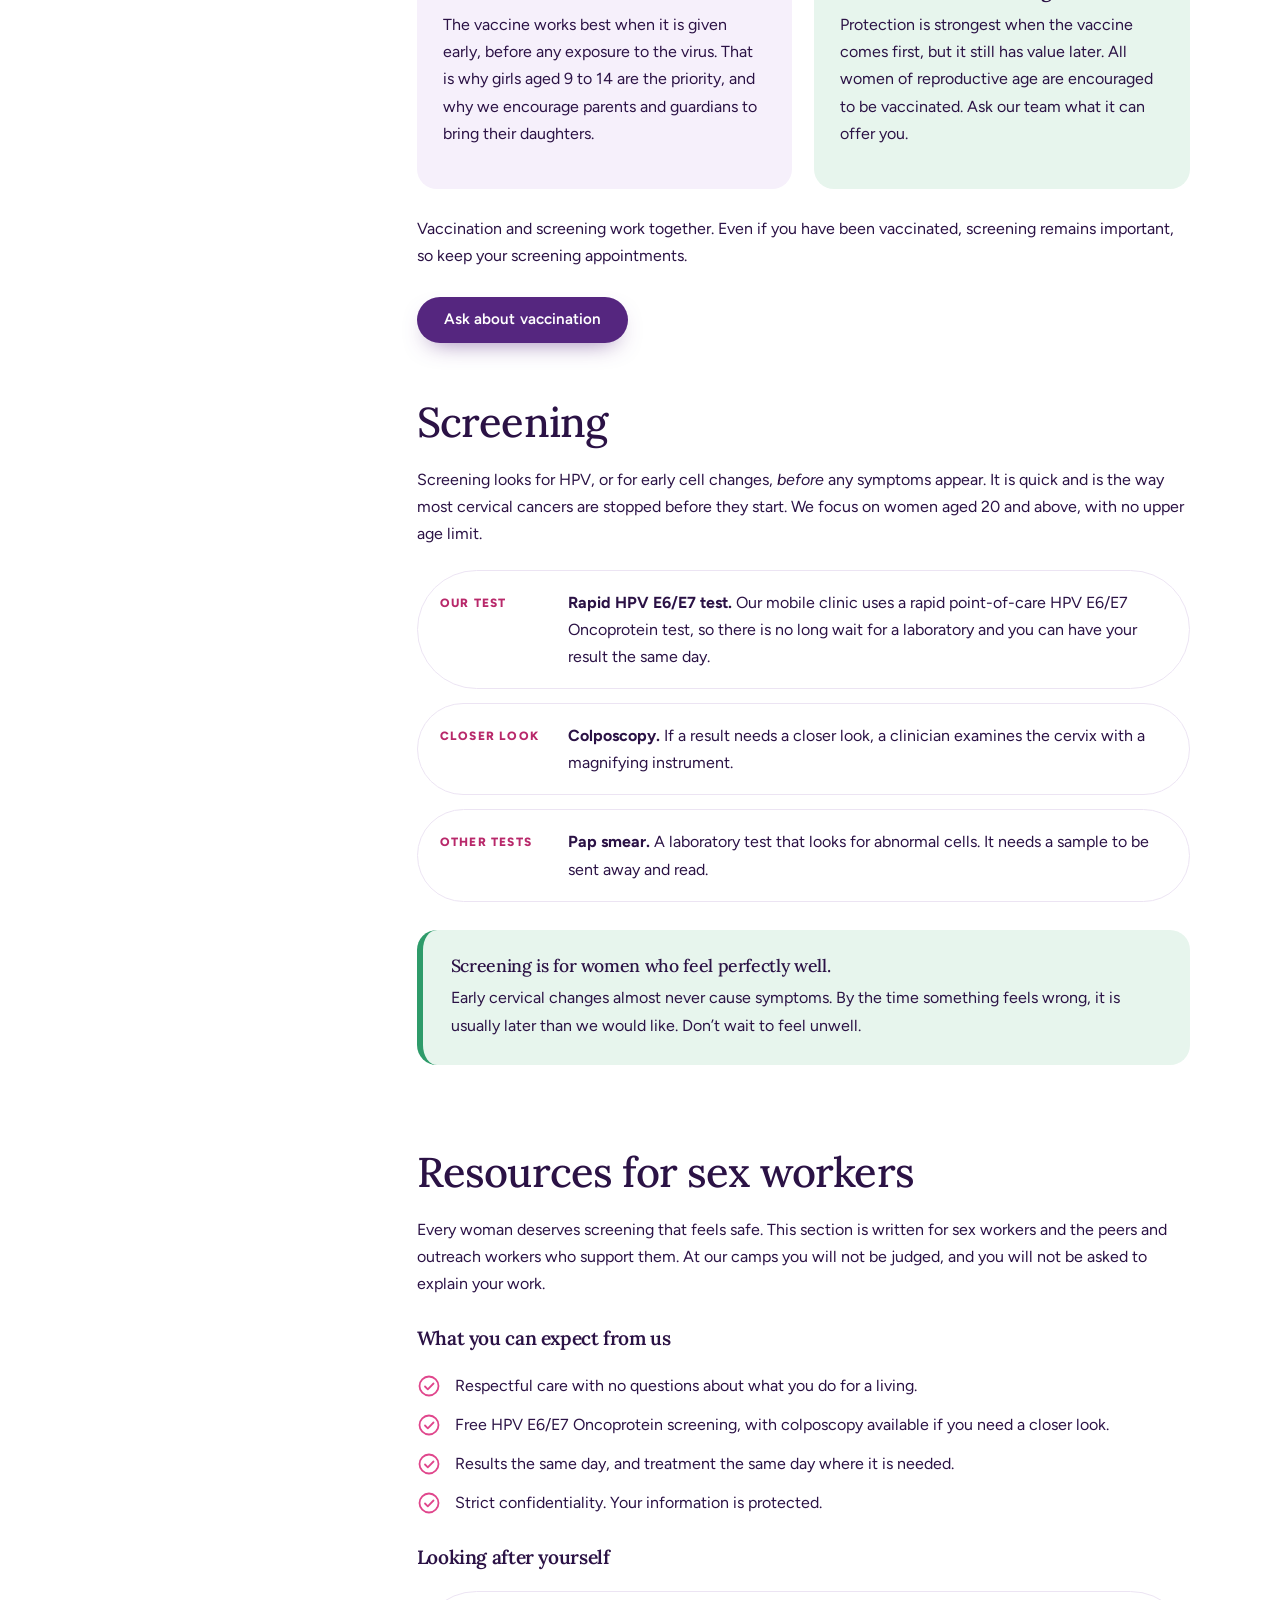
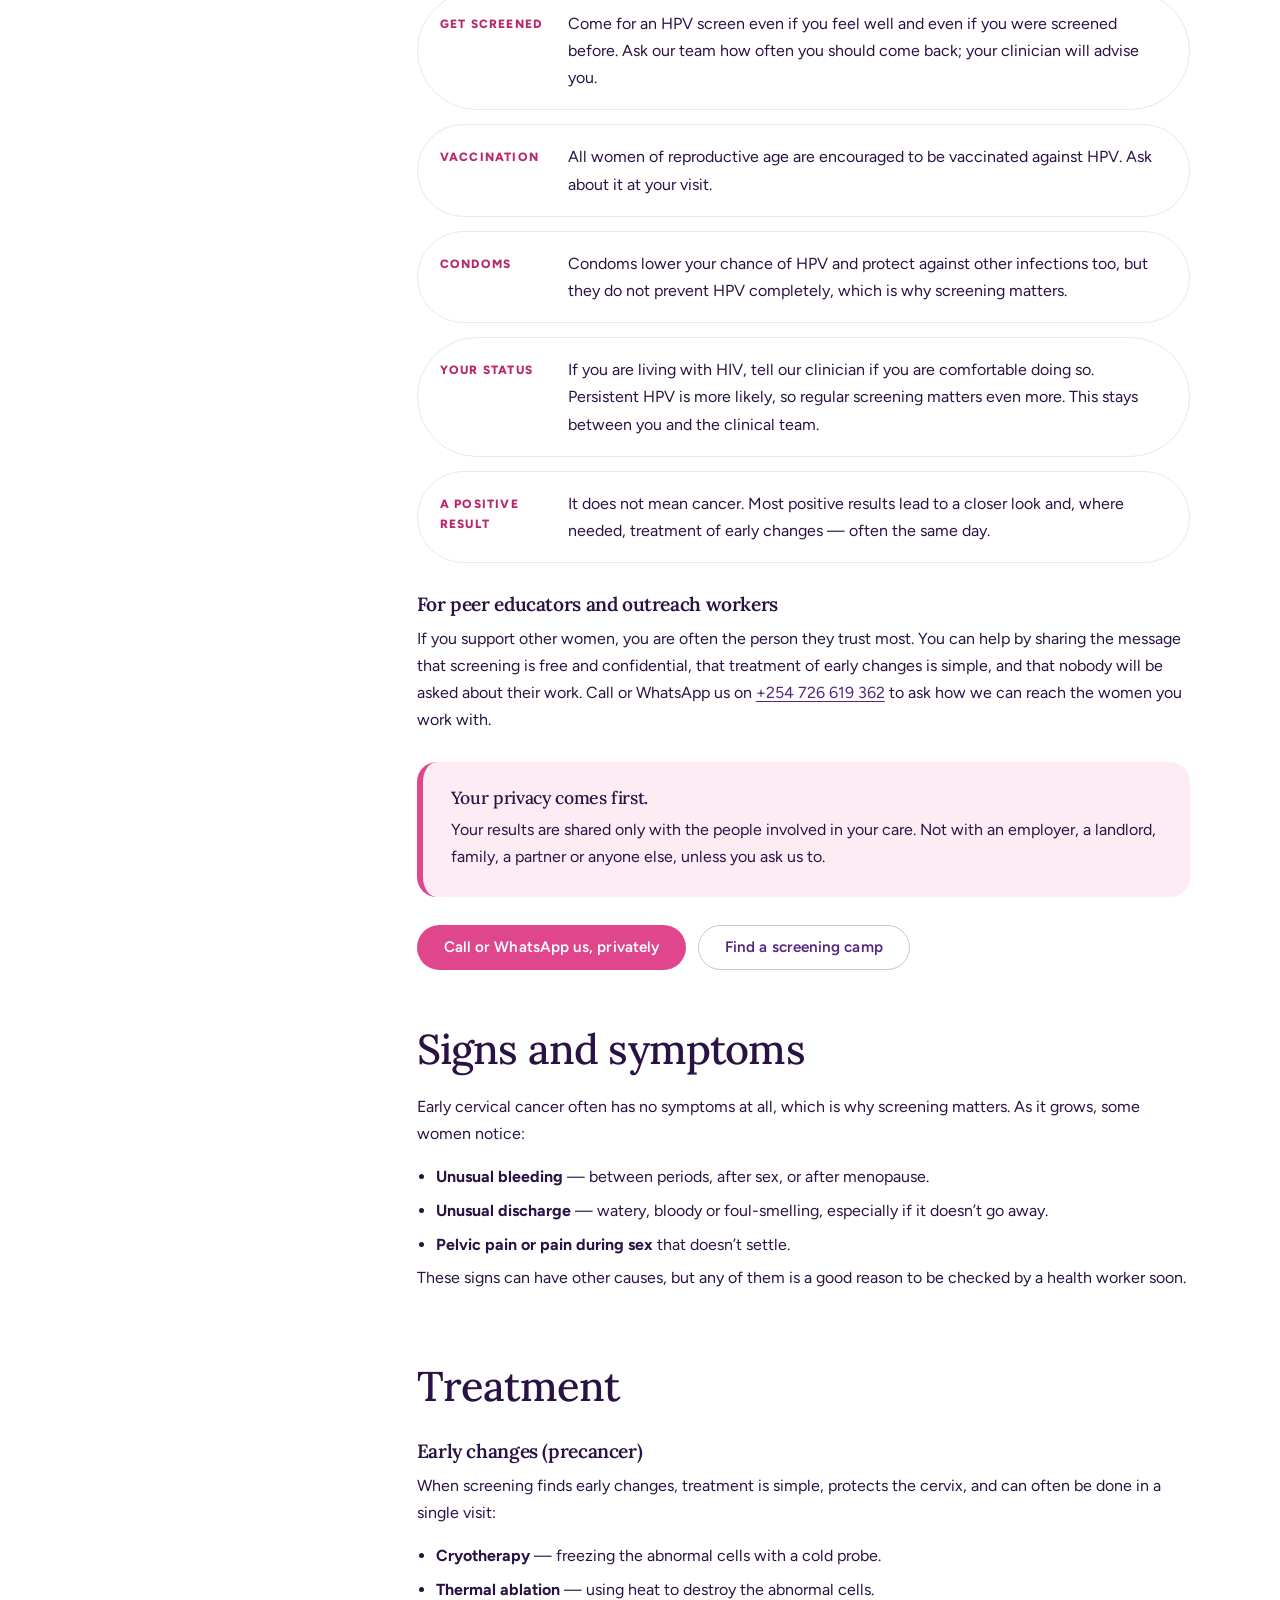
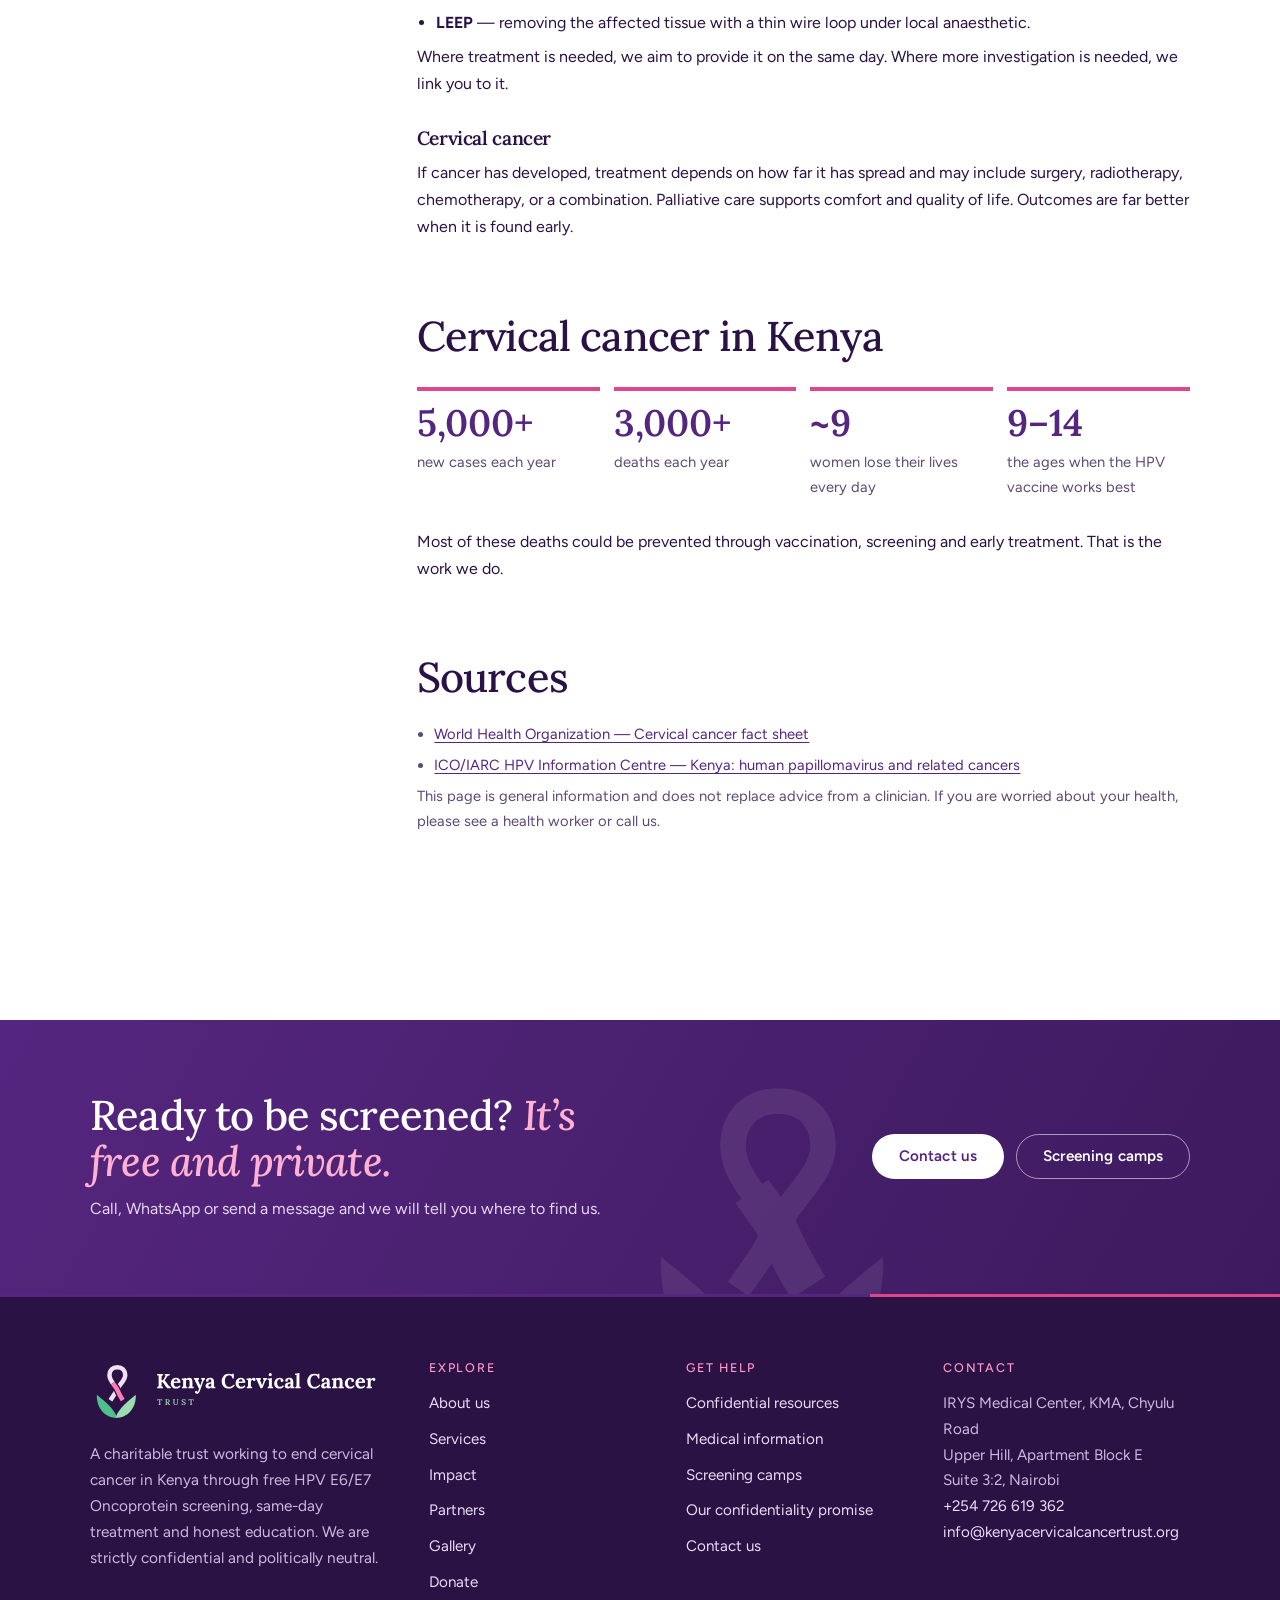
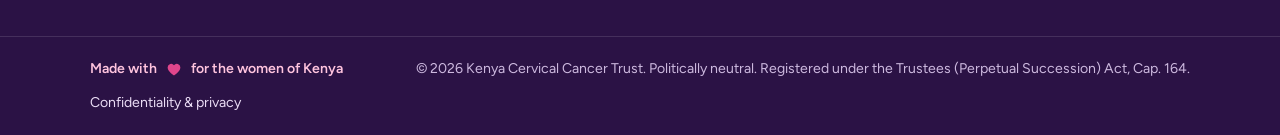
<file: medical-info.html>
<!DOCTYPE html>
<html lang="en" class="no-js">
<head>
<meta charset="utf-8">
<meta name="viewport" content="width=device-width, initial-scale=1">
<title>Medical information – Kenya Cervical Cancer Trust</title>
<meta name="description" content="Plain, accurate information about HPV, cervical cancer, vaccination and screening, and confidential resources.">
<meta name="robots" content="index, follow">
<meta name="theme-color" content="#55267f">
<meta property="og:type" content="website">
<meta property="og:title" content="Medical information – Kenya Cervical Cancer Trust">
<meta property="og:description" content="Plain, accurate information about HPV, cervical cancer, vaccination and screening, and confidential resources.">
<meta property="og:image" content="https://www.kenyacervicalcancertrust.org/images/og-image.png">
<meta property="og:url" content="https://www.kenyacervicalcancertrust.org/medical-info.html">
<meta name="twitter:card" content="summary_large_image">
<link rel="icon" href="images/favicon.svg" type="image/svg+xml">
<link rel="icon" href="images/favicon.png" type="image/png" sizes="512x512">
<link rel="apple-touch-icon" href="images/favicon.png">
<link rel="preconnect" href="https://fonts.googleapis.com">
<link rel="preconnect" href="https://fonts.gstatic.com" crossorigin>
<link rel="stylesheet" href="https://fonts.googleapis.com/css2?family=Figtree:wght@400;500;600;700;800&display=swap">
<link rel="stylesheet" href="css/style.css">
</head>
<body>
<a class="skip" href="#main">Skip to content</a>
<div class="topbar"><div class="wrap">
  <span class="pillar"><span class="dot"></span> Free HPV E6/E7 Oncoprotein screening <span class="hide-s">&middot; Strictly confidential &middot; Same-day treatment</span></span>
  <span class="pillar"><a href="tel:+254726619362"><span class="hide-s">Call or WhatsApp </span>+254 726 619 362</a></span>
</div></div>
<header class="site-header"><div class="wrap">
  <a class="brand" href="index.html" aria-label="Kenya Cervical Cancer Trust — home"><img src="images/logo-horizontal.svg" alt="Kenya Cervical Cancer Trust" width="280" height="56"></a>
  <button class="menu-toggle" aria-expanded="false" aria-controls="site-nav" aria-label="Menu"><svg class="" viewBox="0 0 24 24" fill="none" stroke="currentColor" stroke-width="1.8" stroke-linecap="round" stroke-linejoin="round" aria-hidden="true" ><path d="M4 7h16M4 12h16M4 17h16"/></svg></button>
  <nav class="nav" id="site-nav" aria-label="Main"><a class="link" href="index.html">Home</a><a class="link" href="about.html">About</a><a class="link" href="services.html">Services</a><a class="link" href="impact.html">Impact</a><a class="link" href="medical-info.html" aria-current="page">Medical info</a><a class="link" href="partners.html">Partners</a><a class="link" href="gallery.html">Gallery</a><a class="link" href="contact.html">Contact</a><a class="btn btn-primary" href="donate.html">Donate</a></nav>
</div></header>
<main id="main">
<section class="page-hero"><img class="hero-ribbon" src="images/logo-mark.svg" alt="" aria-hidden="true">
<div class="wrap">
  <p class="crumbs"><a href="index.html">Home</a> &nbsp;/&nbsp; Medical info</p>
  <h1>Medical <em>information.</em></h1>
  <p class="lead">Clear, honest answers about HPV, cervical cancer, vaccination and screening, written for every woman.</p>
</div></section><section class="section"><div class="wrap doc"><aside class="toc" aria-label="On this page"><h4>On this page</h4><ol><li><a href="#what">What is cervical cancer?</a></li><li><a href="#hpv">HPV and how it spreads</a></li><li><a href="#vaccine">Vaccination</a></li><li><a href="#screening">Screening</a></li><li><a href="#sex-workers">Resources for sex workers</a></li><li><a href="#symptoms">Signs and symptoms</a></li><li><a href="#treatment">Treatment</a></li><li><a href="#kenya">Cervical cancer in Kenya</a></li><li><a href="#sources">Sources</a></li></ol></aside><div class="content">
<section class="part reveal" id="what">
<h2>What is cervical cancer?</h2>
<p>The cervix is the narrow lower part of the womb, at the top of the vagina. Cervical cancer starts when cells in the cervix change and begin to grow out of control. Almost every case is caused by a persistent infection with the human papillomavirus (HPV).</p>
<p>It is one of the most preventable cancers there is. Changes in the cervix usually take many years to become cancer, which gives us time to find and treat them &mdash; if women are able to be screened.</p>
</section>

<section class="part reveal" id="hpv">
<h2>HPV and how it spreads</h2>
<p>HPV is a very common family of viruses. Most people who are sexually active will have HPV at some point, and in most cases the body clears it on its own without any symptoms. Cancer develops when the infection persists for years and slowly changes the cells of the cervix.</p>
<ul class="plain">
  <li>HPV spreads through skin-to-skin genital contact, so it can be passed on even without full intercourse.</li>
  <li>A person can carry HPV for years without knowing, and can pass it on to someone who will show no symptoms either.</li>
  <li>Condoms do not prevent HPV completely. They lower the risk, but they are not full protection.</li>
  <li>Having HPV is not a sign of promiscuity. It is very common, and it is manageable.</li>
</ul>
<div class="callout purple"><h4>HPV is not a verdict.</h4><p>A positive HPV result does not mean you have cancer. It means your body needs a closer look, which we can arrange &mdash; and where treatment is needed, it can often be done the same day.</p></div>
</section>

<section class="part reveal" id="vaccine">
<h2>Vaccination</h2>
<p>The HPV vaccine protects against the virus that causes most cervical cancers. It is safe, and it is the single best way to cut a girl&rsquo;s lifetime risk.</p>
<div class="twocol">
  <div><h3>Most effective at 9&ndash;14</h3><p>The vaccine works best when it is given early, before any exposure to the virus. That is why girls aged 9 to 14 are the priority, and why we encourage parents and guardians to bring their daughters.</p></div>
  <div><h3>All women are encouraged</h3><p>Protection is strongest when the vaccine comes first, but it still has value later. All women of reproductive age are encouraged to be vaccinated. Ask our team what it can offer you.</p></div>
</div>
<p>Vaccination and screening work together. Even if you have been vaccinated, screening remains important, so keep your screening appointments.</p>
<div class="btn-row"><a class="btn btn-primary" href="contact.html">Ask about vaccination</a></div>
</section>

<section class="part reveal" id="screening">
<h2>Screening</h2>
<p>Screening looks for HPV, or for early cell changes, <em>before</em> any symptoms appear. It is quick and is the way most cervical cancers are stopped before they start. We focus on women aged 20 and above, with no upper age limit.</p>
<div class="mf">
  <div><span class="tag">Our test</span><p><strong>Rapid HPV E6/E7 test.</strong> Our mobile clinic uses a rapid point-of-care HPV E6/E7 Oncoprotein test, so there is no long wait for a laboratory and you can have your result the same day.</p></div>
  <div><span class="tag">Closer look</span><p><strong>Colposcopy.</strong> If a result needs a closer look, a clinician examines the cervix with a magnifying instrument.</p></div>
  <div><span class="tag">Other tests</span><p><strong>Pap smear.</strong> A laboratory test that looks for abnormal cells. It needs a sample to be sent away and read.</p></div>
</div>
<div class="callout green"><h4>Screening is for women who feel perfectly well.</h4><p>Early cervical changes almost never cause symptoms. By the time something feels wrong, it is usually later than we would like. Don&rsquo;t wait to feel unwell.</p></div>
</section>

<section class="part reveal" id="sex-workers">
<h2>Resources for sex workers</h2>
<p>Every woman deserves screening that feels safe. This section is written for sex workers and the peers and outreach workers who support them. At our camps you will not be judged, and you will not be asked to explain your work.</p>

<h3>What you can expect from us</h3>
<ul class="ticks pink">
  <li><svg class="" viewBox="0 0 24 24" fill="none" stroke="currentColor" stroke-width="1.8" stroke-linecap="round" stroke-linejoin="round" aria-hidden="true" ><circle cx="12" cy="12" r="9.5"/><path d="M8 12.5l2.8 2.8L16.5 9.5"/></svg><span>Respectful care with no questions about what you do for a living.</span></li><li><svg class="" viewBox="0 0 24 24" fill="none" stroke="currentColor" stroke-width="1.8" stroke-linecap="round" stroke-linejoin="round" aria-hidden="true" ><circle cx="12" cy="12" r="9.5"/><path d="M8 12.5l2.8 2.8L16.5 9.5"/></svg><span>Free HPV E6/E7 Oncoprotein screening, with colposcopy available if you need a closer look.</span></li><li><svg class="" viewBox="0 0 24 24" fill="none" stroke="currentColor" stroke-width="1.8" stroke-linecap="round" stroke-linejoin="round" aria-hidden="true" ><circle cx="12" cy="12" r="9.5"/><path d="M8 12.5l2.8 2.8L16.5 9.5"/></svg><span>Results the same day, and treatment the same day where it is needed.</span></li><li><svg class="" viewBox="0 0 24 24" fill="none" stroke="currentColor" stroke-width="1.8" stroke-linecap="round" stroke-linejoin="round" aria-hidden="true" ><circle cx="12" cy="12" r="9.5"/><path d="M8 12.5l2.8 2.8L16.5 9.5"/></svg><span>Strict confidentiality. Your information is protected.</span></li>
</ul>

<h3>Looking after yourself</h3>
<div class="mf">
  <div><span class="tag">Get screened</span><p>Come for an HPV screen even if you feel well and even if you were screened before. Ask our team how often you should come back; your clinician will advise you.</p></div>
  <div><span class="tag">Vaccination</span><p>All women of reproductive age are encouraged to be vaccinated against HPV. Ask about it at your visit.</p></div>
  <div><span class="tag">Condoms</span><p>Condoms lower your chance of HPV and protect against other infections too, but they do not prevent HPV completely, which is why screening matters.</p></div>
  <div><span class="tag">Your status</span><p>If you are living with HIV, tell our clinician if you are comfortable doing so. Persistent HPV is more likely, so regular screening matters even more. This stays between you and the clinical team.</p></div>
  <div><span class="tag">A positive result</span><p>It does not mean cancer. Most positive results lead to a closer look and, where needed, treatment of early changes &mdash; often the same day.</p></div>
</div>

<h3>For peer educators and outreach workers</h3>
<p>If you support other women, you are often the person they trust most. You can help by sharing the message that screening is free and confidential, that treatment of early changes is simple, and that nobody will be asked about their work. Call or WhatsApp us on <a href="tel:+254726619362">+254 726 619 362</a> to ask how we can reach the women you work with.</p>
<div class="callout"><h4>Your privacy comes first.</h4><p>Your results are shared only with the people involved in your care. Not with an employer, a landlord, family, a partner or anyone else, unless you ask us to.</p></div>
<div class="btn-row"><a class="btn btn-pink" href="tel:+254726619362">Call or WhatsApp us, privately</a><a class="btn btn-ghost" href="index.html#camps">Find a screening camp</a></div>
</section>

<section class="part reveal" id="symptoms">
<h2>Signs and symptoms</h2>
<p>Early cervical cancer often has no symptoms at all, which is why screening matters. As it grows, some women notice:</p>
<ul class="plain">
  <li><strong>Unusual bleeding</strong> &mdash; between periods, after sex, or after menopause.</li>
  <li><strong>Unusual discharge</strong> &mdash; watery, bloody or foul-smelling, especially if it doesn&rsquo;t go away.</li>
  <li><strong>Pelvic pain or pain during sex</strong> that doesn&rsquo;t settle.</li>
</ul>
<p>These signs can have other causes, but any of them is a good reason to be checked by a health worker soon.</p>
</section>

<section class="part reveal" id="treatment">
<h2>Treatment</h2>
<h3>Early changes (precancer)</h3>
<p>When screening finds early changes, treatment is simple, protects the cervix, and can often be done in a single visit:</p>
<ul class="plain">
  <li><strong>Cryotherapy</strong> &mdash; freezing the abnormal cells with a cold probe.</li>
  <li><strong>Thermal ablation</strong> &mdash; using heat to destroy the abnormal cells.</li>
  <li><strong>LEEP</strong> &mdash; removing the affected tissue with a thin wire loop under local anaesthetic.</li>
</ul>
<p>Where treatment is needed, we aim to provide it on the same day. Where more investigation is needed, we link you to it.</p>
<h3>Cervical cancer</h3>
<p>If cancer has developed, treatment depends on how far it has spread and may include surgery, radiotherapy, chemotherapy, or a combination. Palliative care supports comfort and quality of life. Outcomes are far better when it is found early.</p>
</section>

<section class="part reveal" id="kenya">
<h2>Cervical cancer in Kenya</h2>
<div class="facts">
  <div class="fact"><div class="n">5,000+</div><p>new cases each year</p></div>
  <div class="fact"><div class="n">3,000+</div><p>deaths each year</p></div>
  <div class="fact"><div class="n">~9</div><p>women lose their lives every day</p></div>
  <div class="fact"><div class="n">9&ndash;14</div><p>the ages when the HPV vaccine works best</p></div>
</div>
<p>Most of these deaths could be prevented through vaccination, screening and early treatment. That is the work we do.</p>
</section>

<section class="part" id="sources">
<h2>Sources</h2>
<ul class="sources plain">
  <li><a href="https://www.who.int/news-room/fact-sheets/detail/cervical-cancer" rel="noopener" target="_blank">World Health Organization &mdash; Cervical cancer fact sheet</a></li>
  <li><a href="https://hpvcentre.net/statistics/reports/KEN.pdf" rel="noopener" target="_blank">ICO/IARC HPV Information Centre &mdash; Kenya: human papillomavirus and related cancers</a></li>
</ul>
<p class="sources">This page is general information and does not replace advice from a clinician. If you are worried about your health, please see a health worker or call us.</p>
</section>
</div></div></section><section class="cta"><img class="hero-ribbon" src="images/logo-mark.svg" alt="" aria-hidden="true"><div class="wrap">
<div><h2>Ready to be screened? <em>It&rsquo;s free and private.</em></h2><p>Call, WhatsApp or send a message and we will tell you where to find us.</p></div>
<div class="btn-row"><a class="btn btn-light" href="contact.html">Contact us</a><a class="btn btn-ghost-light" href="index.html#camps">Screening camps</a></div></div></section>
</main>
<footer class="site-footer">
<div class="tricolor"></div>
<div class="wrap">
  <div class="about">
    <img src="images/logo-horizontal-light.svg" alt="Kenya Cervical Cancer Trust" width="340" height="62">
    <p>A charitable trust working to end cervical cancer in Kenya through free HPV E6/E7 Oncoprotein screening, same-day treatment and honest education. We are strictly confidential and politically neutral.</p>
  </div>
  <div><h4>Explore</h4><ul>
    <li><a href="about.html">About us</a></li><li><a href="services.html">Services</a></li><li><a href="impact.html">Impact</a></li>
    <li><a href="partners.html">Partners</a></li><li><a href="gallery.html">Gallery</a></li><li><a href="donate.html">Donate</a></li></ul></div>
  <div><h4>Get help</h4><ul>
    <li><a href="medical-info.html#sex-workers">Confidential resources</a></li>
    <li><a href="medical-info.html">Medical information</a></li>
    <li><a href="index.html#camps">Screening camps</a></li>
    <li><a href="about.html#confidentiality">Our confidentiality promise</a></li>
    <li><a href="contact.html">Contact us</a></li></ul></div>
  <div><h4>Contact</h4>
    <address>IRYS Medical Center, KMA, Chyulu Road<br>Upper Hill, Apartment Block E<br>Suite 3:2, Nairobi<br>
    <a href="tel:+254726619362">+254 726 619 362</a><br><a href="mailto:info@kenyacervicalcancertrust.org">info@kenyacervicalcancertrust.org</a></address></div>
</div>
<div class="legal"><div class="wrap">
  <span class="love-line">Made with <svg class="heart-ic" viewBox="0 0 24 24" fill="none" stroke="currentColor" stroke-width="2" stroke-linecap="round" stroke-linejoin="round" aria-hidden="true" ><path d="M12 20.5s-8.5-5-8.5-11A4.7 4.7 0 0 1 12 7a4.7 4.7 0 0 1 8.5 2.5c0 6-8.5 11-8.5 11z"/></svg> for the women of Kenya</span><span>&copy; 2026 Kenya Cervical Cancer Trust. Politically neutral. Registered under the Trustees (Perpetual Succession) Act, Cap. 164.</span>
  <a href="about.html#confidentiality">Confidentiality &amp; privacy</a>
</div></div>
</footer>
<a class="donate-fab" href="donate.html" aria-label="Donate to Kenya Cervical Cancer Trust"><svg viewBox="0 0 24 24" fill="currentColor" aria-hidden="true"><path d="M12 21s-8.5-5.2-8.5-11.3A4.7 4.7 0 0 1 12 7.6a4.7 4.7 0 0 1 8.5 2.1C20.5 15.8 12 21 12 21z"/></svg><span>Donate</span></a>
<script src="js/main.js" defer></script>
</body>
</html>
</file>
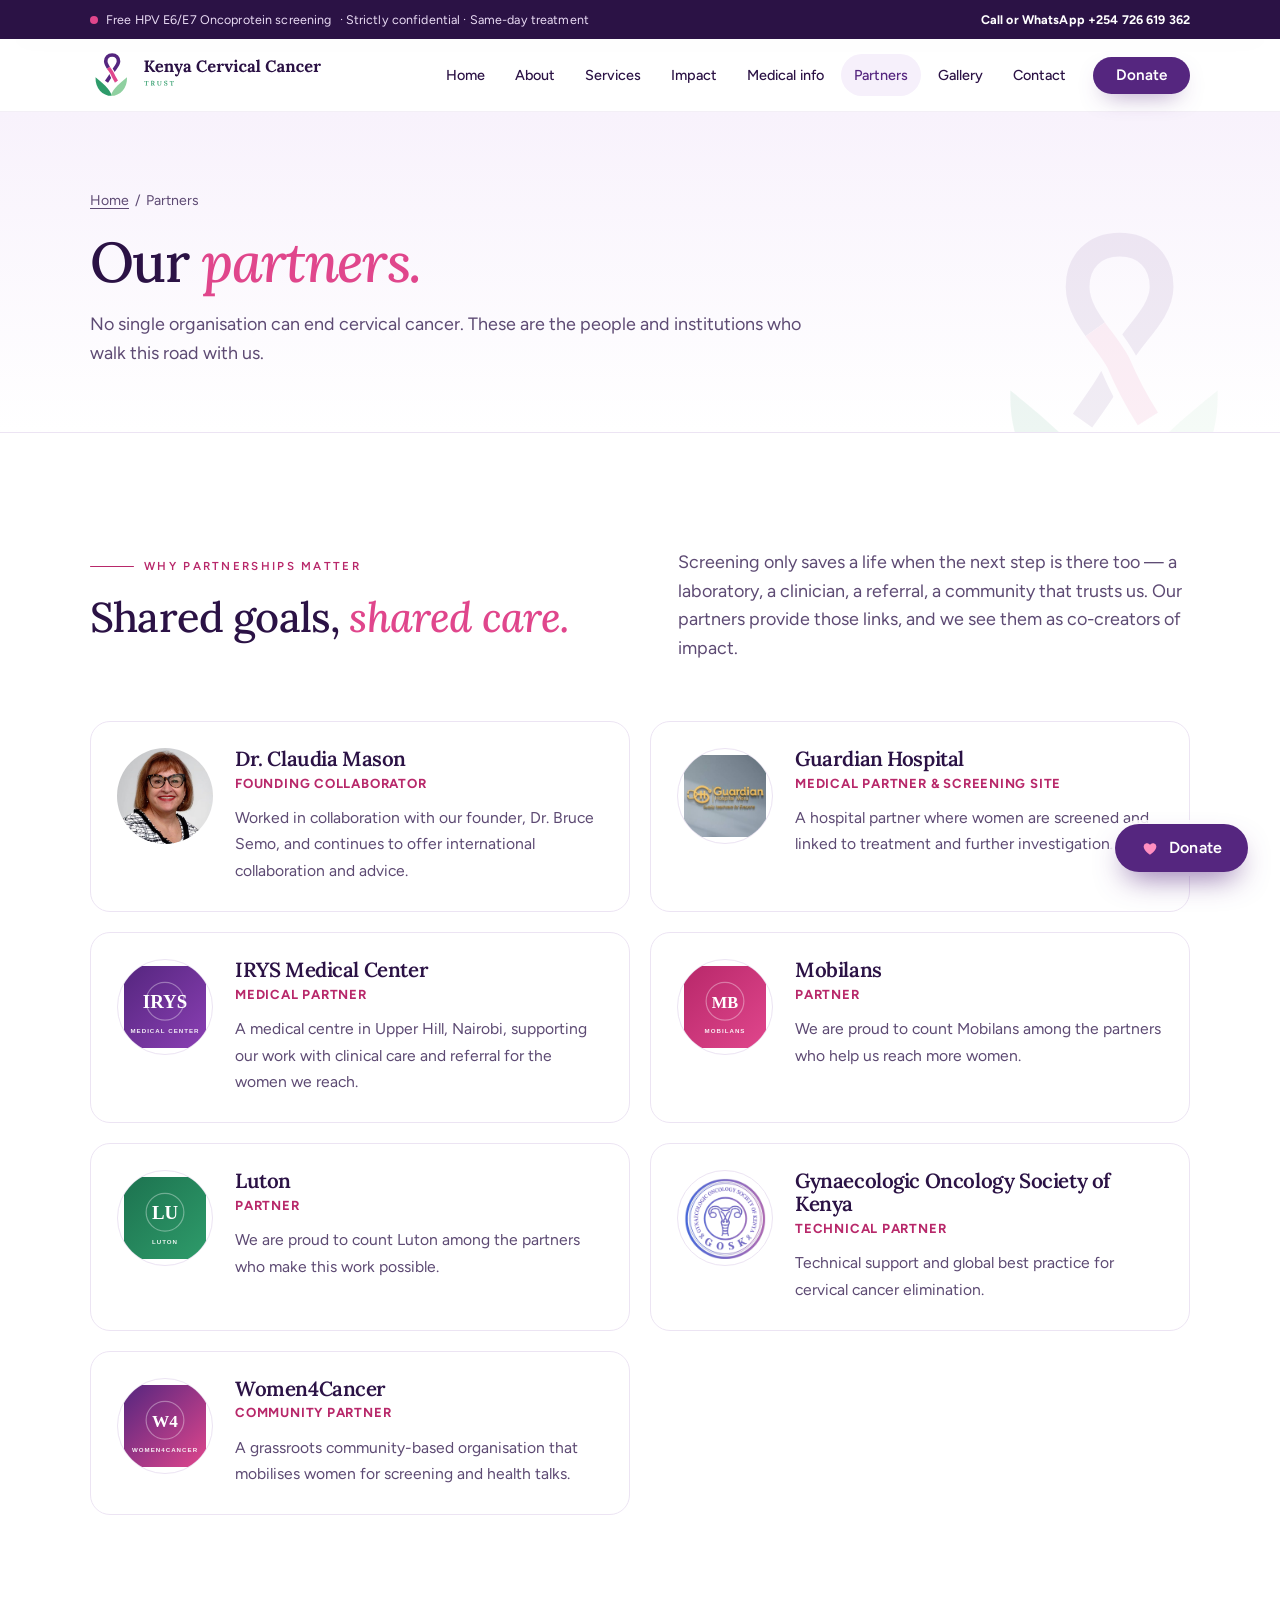
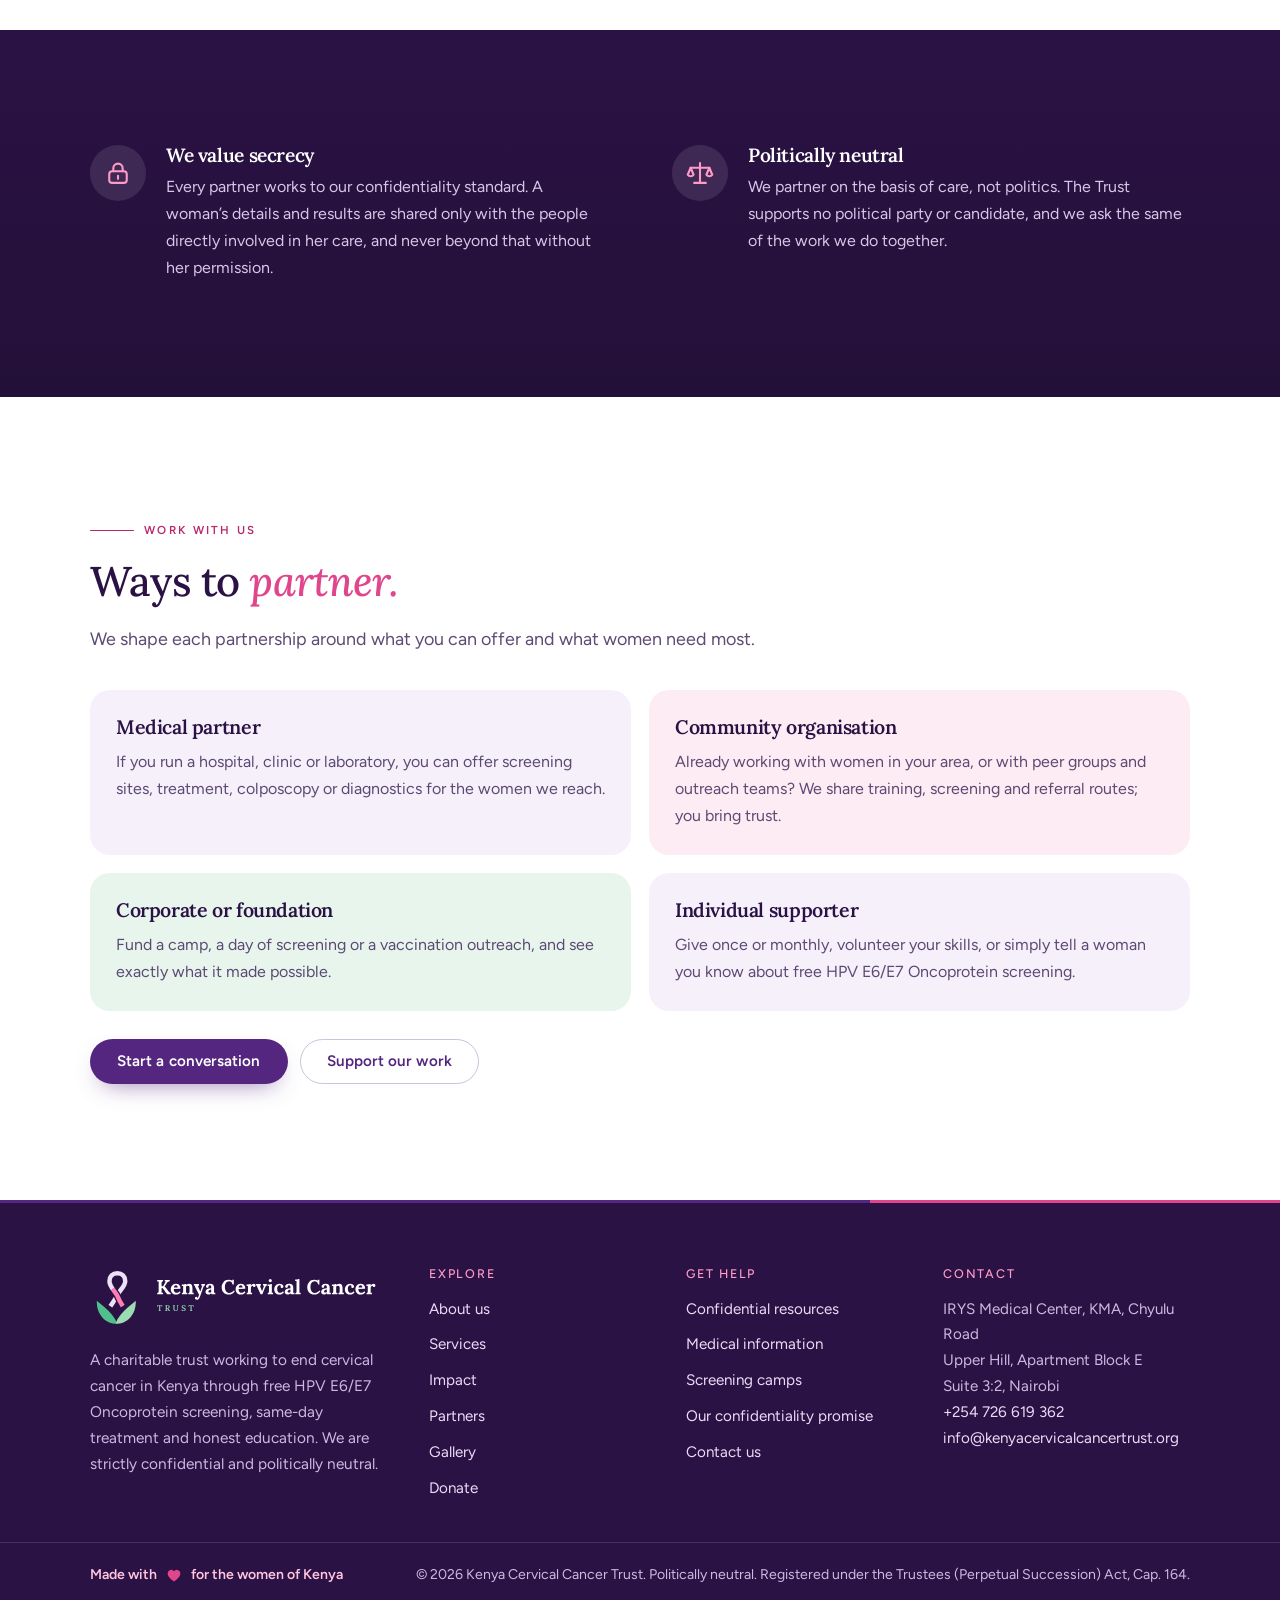
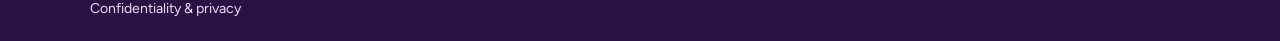
<file: partners.html>
<!DOCTYPE html>
<html lang="en" class="no-js">
<head>
<meta charset="utf-8">
<meta name="viewport" content="width=device-width, initial-scale=1">
<title>Partners – Kenya Cervical Cancer Trust</title>
<meta name="description" content="The hospitals, laboratories, societies and individuals who partner with the Kenya Cervical Cancer Trust, and how to join them.">
<meta name="robots" content="index, follow">
<meta name="theme-color" content="#55267f">
<meta property="og:type" content="website">
<meta property="og:title" content="Partners – Kenya Cervical Cancer Trust">
<meta property="og:description" content="The hospitals, laboratories, societies and individuals who partner with the Kenya Cervical Cancer Trust, and how to join them.">
<meta property="og:image" content="https://www.kenyacervicalcancertrust.org/images/og-image.png">
<meta property="og:url" content="https://www.kenyacervicalcancertrust.org/partners.html">
<meta name="twitter:card" content="summary_large_image">
<link rel="icon" href="images/favicon.svg" type="image/svg+xml">
<link rel="icon" href="images/favicon.png" type="image/png" sizes="512x512">
<link rel="apple-touch-icon" href="images/favicon.png">
<link rel="preconnect" href="https://fonts.googleapis.com">
<link rel="preconnect" href="https://fonts.gstatic.com" crossorigin>
<link rel="stylesheet" href="https://fonts.googleapis.com/css2?family=Figtree:wght@400;500;600;700;800&display=swap">
<link rel="stylesheet" href="css/style.css">
</head>
<body>
<a class="skip" href="#main">Skip to content</a>
<div class="topbar"><div class="wrap">
  <span class="pillar"><span class="dot"></span> Free HPV E6/E7 Oncoprotein screening <span class="hide-s">&middot; Strictly confidential &middot; Same-day treatment</span></span>
  <span class="pillar"><a href="tel:+254726619362"><span class="hide-s">Call or WhatsApp </span>+254 726 619 362</a></span>
</div></div>
<header class="site-header"><div class="wrap">
  <a class="brand" href="index.html" aria-label="Kenya Cervical Cancer Trust — home"><img src="images/logo-horizontal.svg" alt="Kenya Cervical Cancer Trust" width="280" height="56"></a>
  <button class="menu-toggle" aria-expanded="false" aria-controls="site-nav" aria-label="Menu"><svg class="" viewBox="0 0 24 24" fill="none" stroke="currentColor" stroke-width="1.8" stroke-linecap="round" stroke-linejoin="round" aria-hidden="true" ><path d="M4 7h16M4 12h16M4 17h16"/></svg></button>
  <nav class="nav" id="site-nav" aria-label="Main"><a class="link" href="index.html">Home</a><a class="link" href="about.html">About</a><a class="link" href="services.html">Services</a><a class="link" href="impact.html">Impact</a><a class="link" href="medical-info.html">Medical info</a><a class="link" href="partners.html" aria-current="page">Partners</a><a class="link" href="gallery.html">Gallery</a><a class="link" href="contact.html">Contact</a><a class="btn btn-primary" href="donate.html">Donate</a></nav>
</div></header>
<main id="main">
<section class="page-hero"><img class="hero-ribbon" src="images/logo-mark.svg" alt="" aria-hidden="true">
<div class="wrap">
  <p class="crumbs"><a href="index.html">Home</a> &nbsp;/&nbsp; Partners</p>
  <h1>Our <em>partners.</em></h1>
  <p class="lead">No single organisation can end cervical cancer. These are the people and institutions who walk this road with us.</p>
</div></section><section class="section"><div class="wrap">
<div class="split top">
  <div class="reveal"><span class="eyebrow">Why partnerships matter</span><h2>Shared goals, <em>shared care.</em></h2></div>
  <div class="reveal"><p class="lead">Screening only saves a life when the next step is there too &mdash; a laboratory, a clinician, a referral, a community that trusts us. Our partners provide those links, and we see them as co-creators of impact.</p></div>
</div>
<div class="partners-grid"><div class="pcard reveal"><div class="logo"><img src="images/people/claudia-mason.jpg" alt="Dr. Claudia Mason logo" loading="lazy"></div><div><h3>Dr. Claudia Mason</h3><div class="role">Founding collaborator</div><p>Worked in collaboration with our founder, Dr. Bruce Semo, and continues to offer international collaboration and advice.</p></div></div><div class="pcard reveal"><div class="logo contain"><img src="images/people/guardian-hospital.jpeg" alt="Guardian Hospital logo" loading="lazy"></div><div><h3>Guardian Hospital</h3><div class="role">Medical partner &amp; screening site</div><p>A hospital partner where women are screened and linked to treatment and further investigation.</p></div></div><div class="pcard reveal"><div class="logo contain"><img src="images/people/irys-medical-center.svg" alt="IRYS Medical Center logo" loading="lazy"></div><div><h3>IRYS Medical Center</h3><div class="role">Medical partner</div><p>A medical centre in Upper Hill, Nairobi, supporting our work with clinical care and referral for the women we reach.</p></div></div><div class="pcard reveal"><div class="logo contain"><img src="images/people/mobilans.svg" alt="Mobilans logo" loading="lazy"></div><div><h3>Mobilans</h3><div class="role">Partner</div><p>We are proud to count Mobilans among the partners who help us reach more women.</p></div></div><div class="pcard reveal"><div class="logo contain"><img src="images/people/luton.svg" alt="Luton logo" loading="lazy"></div><div><h3>Luton</h3><div class="role">Partner</div><p>We are proud to count Luton among the partners who make this work possible.</p></div></div><div class="pcard reveal"><div class="logo contain"><img src="images/people/gosk.png" alt="Gynaecologic Oncology Society of Kenya logo" loading="lazy"></div><div><h3>Gynaecologic Oncology Society of Kenya</h3><div class="role">Technical partner</div><p>Technical support and global best practice for cervical cancer elimination.</p></div></div><div class="pcard reveal"><div class="logo contain"><img src="images/people/women4cancer.svg" alt="Women4Cancer logo" loading="lazy"></div><div><h3>Women4Cancer</h3><div class="role">Community partner</div><p>A grassroots community-based organisation that mobilises women for screening and health talks.</p></div></div></div></div></section><section class="section on-dark" id="confidentiality"><div class="wrap">
  <div class="pledge">
    <div class="block reveal"><div class="ic"><svg class="" viewBox="0 0 24 24" fill="none" stroke="currentColor" stroke-width="1.8" stroke-linecap="round" stroke-linejoin="round" aria-hidden="true" ><rect x="4.5" y="10.5" width="15" height="10" rx="2.5"/><path d="M8 10.5V8a4 4 0 0 1 8 0v2.5"/><path d="M12 14.5v2.5"/></svg></div><div><h3>We value secrecy</h3><p>Every partner works to our confidentiality standard. A woman&rsquo;s details and results are shared only with the people directly involved in her care, and never beyond that without her permission.</p></div></div>
    <div class="block reveal"><div class="ic"><svg class="" viewBox="0 0 24 24" fill="none" stroke="currentColor" stroke-width="1.8" stroke-linecap="round" stroke-linejoin="round" aria-hidden="true" ><path d="M12 3.5v17M7 20.5h10"/><path d="M4 7.5h16"/><path d="M4 7.5l-2.5 6a3 3 0 0 0 5 0zM20 7.5l-2.5 6a3 3 0 0 0 5 0z"/></svg></div><div><h3>Politically neutral</h3><p>We partner on the basis of care, not politics. The Trust supports no political party or candidate, and we ask the same of the work we do together.</p></div></div>
  </div></div></section><section class="section"><div class="wrap">
  <div class="narrow reveal"><span class="eyebrow">Work with us</span><h2>Ways to <em>partner.</em></h2><p class="lead">We shape each partnership around what you can offer and what women need most.</p></div>
  <div class="ways">
    <div class="way reveal"><h3>Medical partner</h3><p>If you run a hospital, clinic or laboratory, you can offer screening sites, treatment, colposcopy or diagnostics for the women we reach.</p></div>
    <div class="way reveal"><h3>Community organisation</h3><p>Already working with women in your area, or with peer groups and outreach teams? We share training, screening and referral routes; you bring trust.</p></div>
    <div class="way reveal"><h3>Corporate or foundation</h3><p>Fund a camp, a day of screening or a vaccination outreach, and see exactly what it made possible.</p></div>
    <div class="way reveal"><h3>Individual supporter</h3><p>Give once or monthly, volunteer your skills, or simply tell a woman you know about free HPV E6/E7 Oncoprotein screening.</p></div>
  </div>
  <div class="btn-row"><a class="btn btn-primary" href="contact.html">Start a conversation</a><a class="btn btn-ghost" href="donate.html">Support our work</a></div>
</div></section>
</main>
<footer class="site-footer">
<div class="tricolor"></div>
<div class="wrap">
  <div class="about">
    <img src="images/logo-horizontal-light.svg" alt="Kenya Cervical Cancer Trust" width="340" height="62">
    <p>A charitable trust working to end cervical cancer in Kenya through free HPV E6/E7 Oncoprotein screening, same-day treatment and honest education. We are strictly confidential and politically neutral.</p>
  </div>
  <div><h4>Explore</h4><ul>
    <li><a href="about.html">About us</a></li><li><a href="services.html">Services</a></li><li><a href="impact.html">Impact</a></li>
    <li><a href="partners.html">Partners</a></li><li><a href="gallery.html">Gallery</a></li><li><a href="donate.html">Donate</a></li></ul></div>
  <div><h4>Get help</h4><ul>
    <li><a href="medical-info.html#sex-workers">Confidential resources</a></li>
    <li><a href="medical-info.html">Medical information</a></li>
    <li><a href="index.html#camps">Screening camps</a></li>
    <li><a href="about.html#confidentiality">Our confidentiality promise</a></li>
    <li><a href="contact.html">Contact us</a></li></ul></div>
  <div><h4>Contact</h4>
    <address>IRYS Medical Center, KMA, Chyulu Road<br>Upper Hill, Apartment Block E<br>Suite 3:2, Nairobi<br>
    <a href="tel:+254726619362">+254 726 619 362</a><br><a href="mailto:info@kenyacervicalcancertrust.org">info@kenyacervicalcancertrust.org</a></address></div>
</div>
<div class="legal"><div class="wrap">
  <span class="love-line">Made with <svg class="heart-ic" viewBox="0 0 24 24" fill="none" stroke="currentColor" stroke-width="2" stroke-linecap="round" stroke-linejoin="round" aria-hidden="true" ><path d="M12 20.5s-8.5-5-8.5-11A4.7 4.7 0 0 1 12 7a4.7 4.7 0 0 1 8.5 2.5c0 6-8.5 11-8.5 11z"/></svg> for the women of Kenya</span><span>&copy; 2026 Kenya Cervical Cancer Trust. Politically neutral. Registered under the Trustees (Perpetual Succession) Act, Cap. 164.</span>
  <a href="about.html#confidentiality">Confidentiality &amp; privacy</a>
</div></div>
</footer>
<a class="donate-fab" href="donate.html" aria-label="Donate to Kenya Cervical Cancer Trust"><svg viewBox="0 0 24 24" fill="currentColor" aria-hidden="true"><path d="M12 21s-8.5-5.2-8.5-11.3A4.7 4.7 0 0 1 12 7.6a4.7 4.7 0 0 1 8.5 2.1C20.5 15.8 12 21 12 21z"/></svg><span>Donate</span></a>
<script src="js/main.js" defer></script>
</body>
</html>
</file>
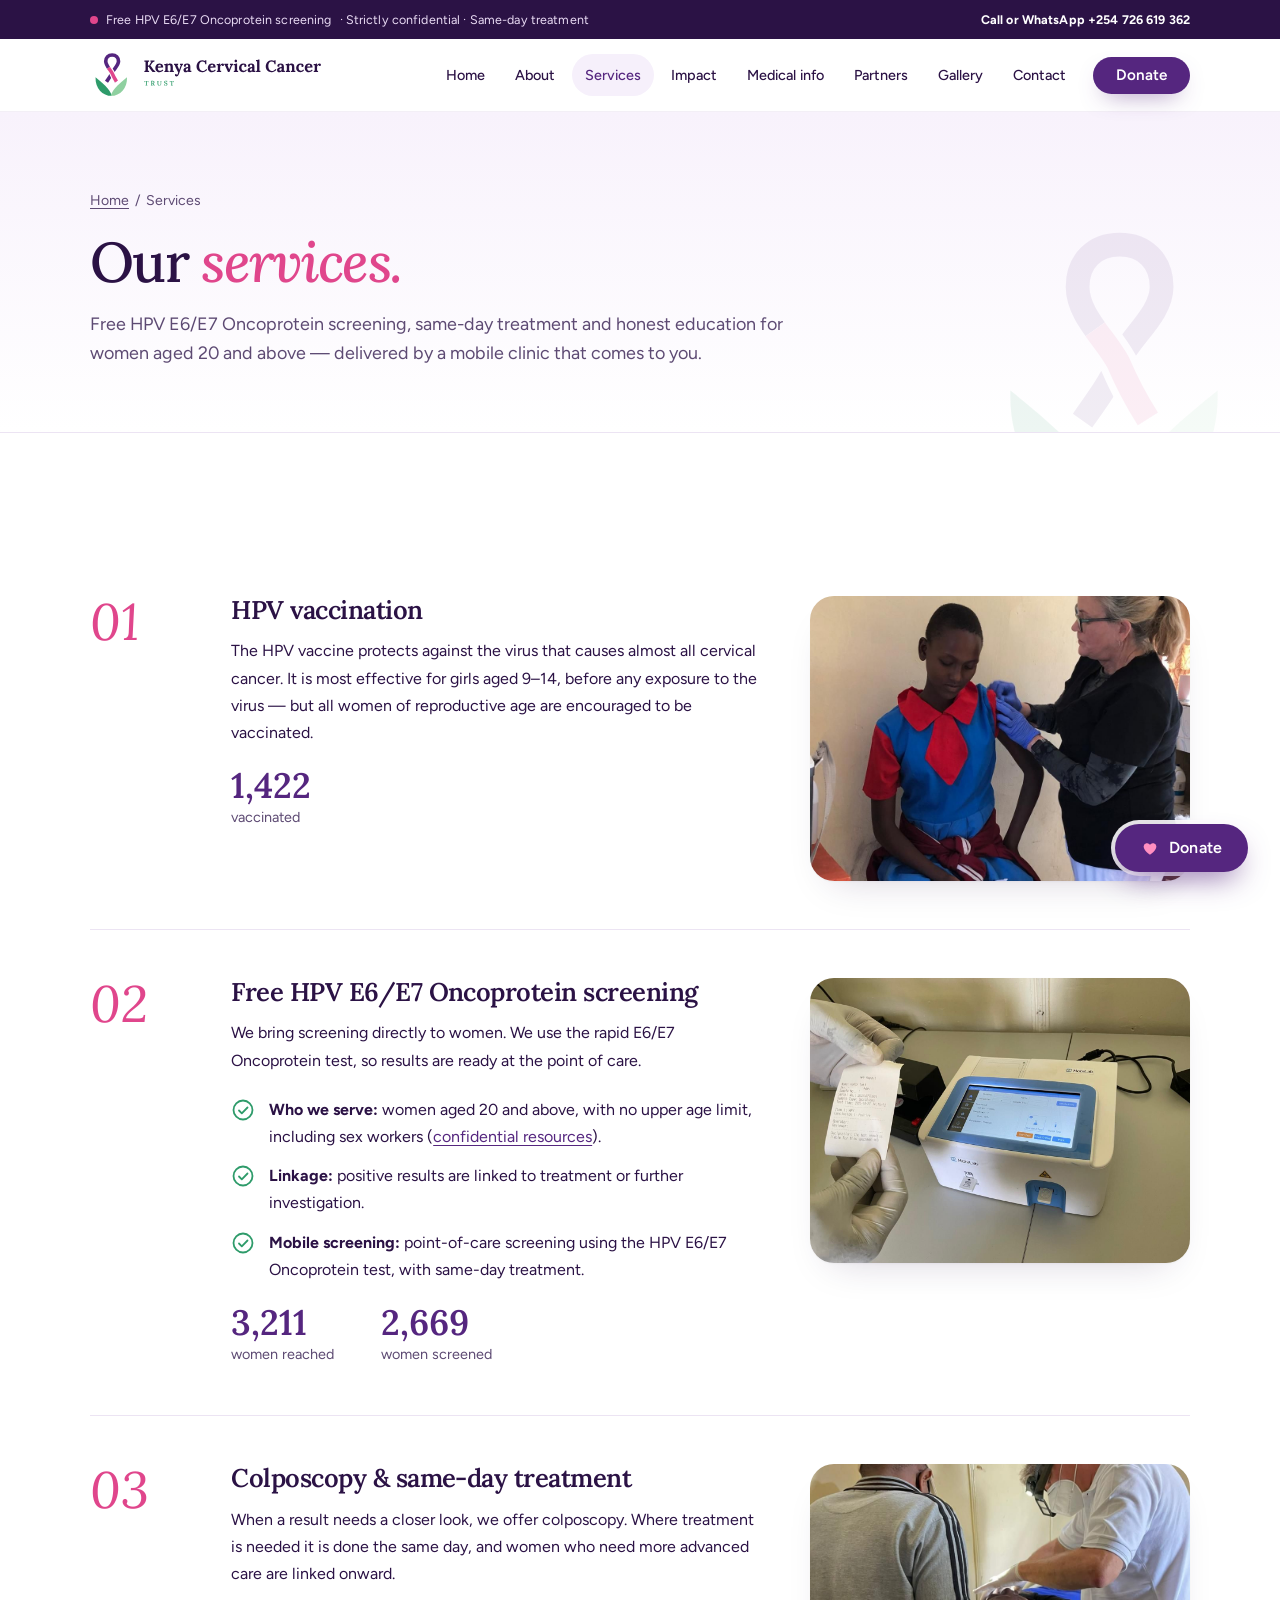
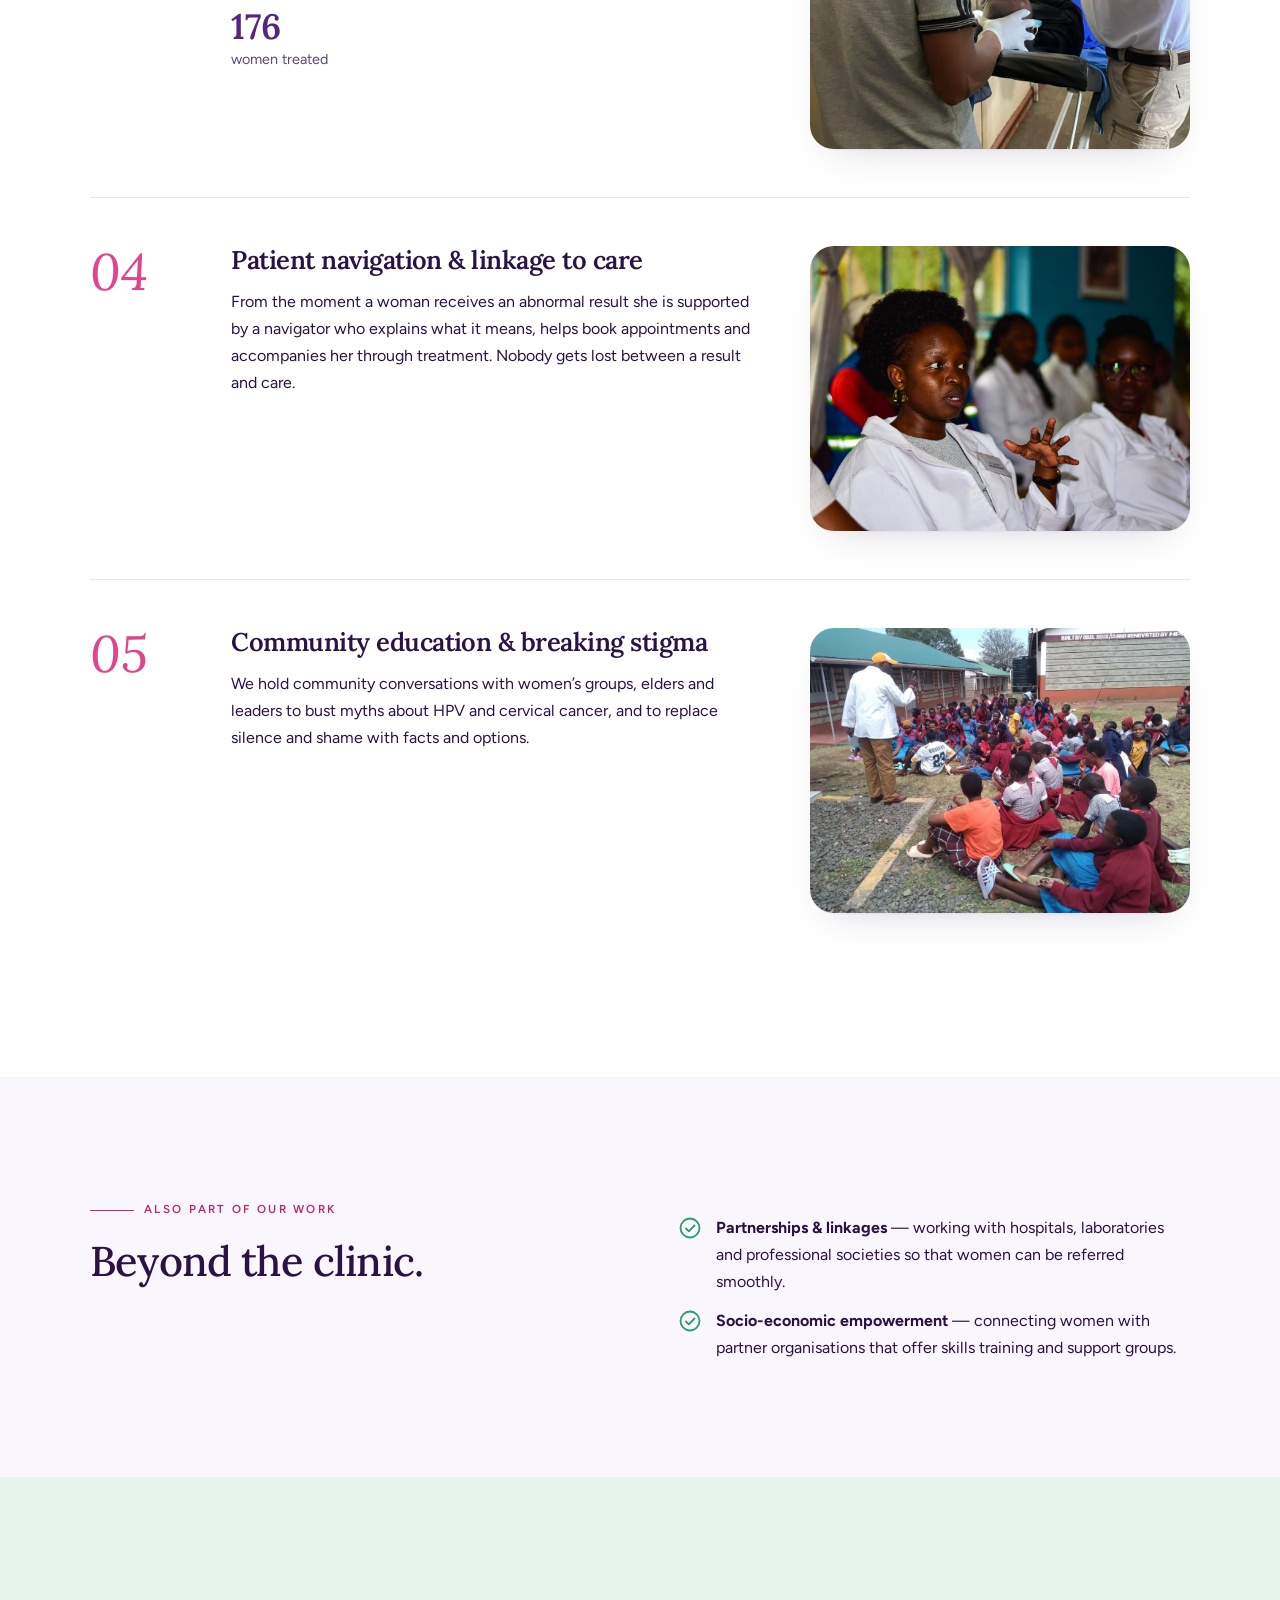
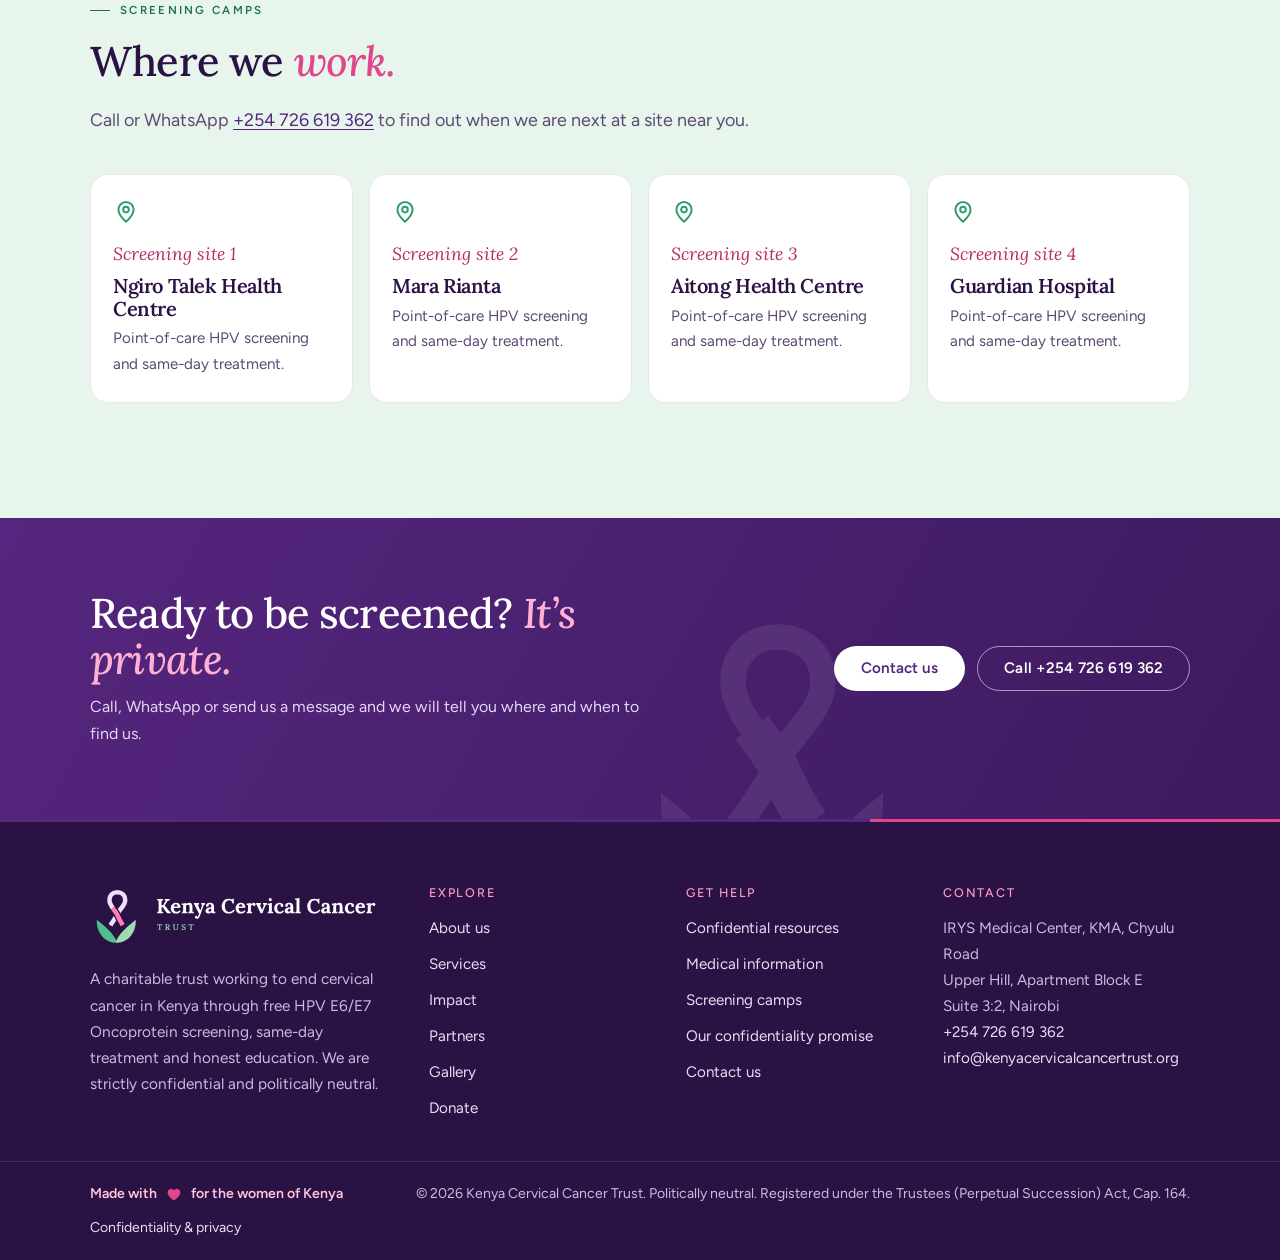
<file: services.html>
<!DOCTYPE html>
<html lang="en" class="no-js">
<head>
<meta charset="utf-8">
<meta name="viewport" content="width=device-width, initial-scale=1">
<title>Services – Kenya Cervical Cancer Trust</title>
<meta name="description" content="HPV vaccination, rapid E6/E7 Oncoprotein screening for women aged 20 and above, colposcopy, same-day treatment and patient navigation.">
<meta name="robots" content="index, follow">
<meta name="theme-color" content="#55267f">
<meta property="og:type" content="website">
<meta property="og:title" content="Services – Kenya Cervical Cancer Trust">
<meta property="og:description" content="HPV vaccination, rapid E6/E7 Oncoprotein screening for women aged 20 and above, colposcopy, same-day treatment and patient navigation.">
<meta property="og:image" content="https://www.kenyacervicalcancertrust.org/images/og-image.png">
<meta property="og:url" content="https://www.kenyacervicalcancertrust.org/services.html">
<meta name="twitter:card" content="summary_large_image">
<link rel="icon" href="images/favicon.svg" type="image/svg+xml">
<link rel="icon" href="images/favicon.png" type="image/png" sizes="512x512">
<link rel="apple-touch-icon" href="images/favicon.png">
<link rel="preconnect" href="https://fonts.googleapis.com">
<link rel="preconnect" href="https://fonts.gstatic.com" crossorigin>
<link rel="stylesheet" href="https://fonts.googleapis.com/css2?family=Figtree:wght@400;500;600;700;800&display=swap">
<link rel="stylesheet" href="css/style.css">
</head>
<body>
<a class="skip" href="#main">Skip to content</a>
<div class="topbar"><div class="wrap">
  <span class="pillar"><span class="dot"></span> Free HPV E6/E7 Oncoprotein screening <span class="hide-s">&middot; Strictly confidential &middot; Same-day treatment</span></span>
  <span class="pillar"><a href="tel:+254726619362"><span class="hide-s">Call or WhatsApp </span>+254 726 619 362</a></span>
</div></div>
<header class="site-header"><div class="wrap">
  <a class="brand" href="index.html" aria-label="Kenya Cervical Cancer Trust — home"><img src="images/logo-horizontal.svg" alt="Kenya Cervical Cancer Trust" width="280" height="56"></a>
  <button class="menu-toggle" aria-expanded="false" aria-controls="site-nav" aria-label="Menu"><svg class="" viewBox="0 0 24 24" fill="none" stroke="currentColor" stroke-width="1.8" stroke-linecap="round" stroke-linejoin="round" aria-hidden="true" ><path d="M4 7h16M4 12h16M4 17h16"/></svg></button>
  <nav class="nav" id="site-nav" aria-label="Main"><a class="link" href="index.html">Home</a><a class="link" href="about.html">About</a><a class="link" href="services.html" aria-current="page">Services</a><a class="link" href="impact.html">Impact</a><a class="link" href="medical-info.html">Medical info</a><a class="link" href="partners.html">Partners</a><a class="link" href="gallery.html">Gallery</a><a class="link" href="contact.html">Contact</a><a class="btn btn-primary" href="donate.html">Donate</a></nav>
</div></header>
<main id="main">
<section class="page-hero"><img class="hero-ribbon" src="images/logo-mark.svg" alt="" aria-hidden="true">
<div class="wrap">
  <p class="crumbs"><a href="index.html">Home</a> &nbsp;/&nbsp; Services</p>
  <h1>Our <em>services.</em></h1>
  <p class="lead">Free HPV E6/E7 Oncoprotein screening, same-day treatment and honest education for women aged 20 and above &mdash; delivered by a mobile clinic that comes to you.</p>
</div></section><section class="section"><div class="wrap"><div class="svc reveal" id="vaccination"><div class="no">01</div><div><h3>HPV vaccination</h3><p>The HPV vaccine protects against the virus that causes almost all cervical cancer. It is most effective for girls aged 9&ndash;14, before any exposure to the virus &mdash; but all women of reproductive age are encouraged to be vaccinated.</p><div class="figs"><div><b data-count="1422">1,422</b><span>vaccinated</span></div></div></div><div class="photo leaf-r"><img src="images/gallery/g24.jpg" alt="A girl receiving her HPV vaccine at a school outreach" loading="lazy"></div></div><div class="svc reveal" id="screening"><div class="no">02</div><div><h3>Free HPV E6/E7 Oncoprotein screening</h3><p>We bring screening directly to women. We use the rapid E6/E7 Oncoprotein test, so results are ready at the point of care.</p><ul class="ticks"><li><svg class="" viewBox="0 0 24 24" fill="none" stroke="currentColor" stroke-width="1.8" stroke-linecap="round" stroke-linejoin="round" aria-hidden="true" ><circle cx="12" cy="12" r="9.5"/><path d="M8 12.5l2.8 2.8L16.5 9.5"/></svg><span><strong>Who we serve:</strong> women aged 20 and above, with no upper age limit, including sex workers (<a href="medical-info.html#sex-workers">confidential resources</a>).</span></li><li><svg class="" viewBox="0 0 24 24" fill="none" stroke="currentColor" stroke-width="1.8" stroke-linecap="round" stroke-linejoin="round" aria-hidden="true" ><circle cx="12" cy="12" r="9.5"/><path d="M8 12.5l2.8 2.8L16.5 9.5"/></svg><span><strong>Linkage:</strong> positive results are linked to treatment or further investigation.</span></li><li><svg class="" viewBox="0 0 24 24" fill="none" stroke="currentColor" stroke-width="1.8" stroke-linecap="round" stroke-linejoin="round" aria-hidden="true" ><circle cx="12" cy="12" r="9.5"/><path d="M8 12.5l2.8 2.8L16.5 9.5"/></svg><span><strong>Mobile screening:</strong> point-of-care screening using the HPV E6/E7 Oncoprotein test, with same-day treatment.</span></li></ul><div class="figs"><div><b data-count="3600">3,600</b><span>women reached</span></div><div><b data-count="2992">2,992</b><span>women screened</span></div></div></div><div class="photo leaf-r"><img src="images/gallery/g16.jpg" alt="The point-of-care analyser and printed result" loading="lazy"></div></div><div class="svc reveal" id="colposcopy"><div class="no">03</div><div><h3>Colposcopy &amp; same-day treatment</h3><p>When a result needs a closer look, we offer colposcopy. Where treatment is needed it is done the same day, and women who need more advanced care are linked onward.</p><div class="figs"><div><b data-count="197">197</b><span>women treated</span></div></div></div><div class="photo leaf-r"><img src="images/gallery/g17.jpg" alt="A clinician providing care in a clinic room" loading="lazy"></div></div><div class="svc reveal" id="navigation"><div class="no">04</div><div><h3>Patient navigation &amp; linkage to care</h3><p>From the moment a woman receives an abnormal result she is supported by a navigator who explains what it means, helps book appointments and accompanies her through treatment. Nobody gets lost between a result and care.</p></div><div class="photo leaf-r"><img src="images/gallery/g14.jpg" alt="Members of the clinical team in discussion" loading="lazy"></div></div><div class="svc reveal" id="education"><div class="no">05</div><div><h3>Community education &amp; breaking stigma</h3><p>We hold community conversations with women&rsquo;s groups, elders and leaders to bust myths about HPV and cervical cancer, and to replace silence and shame with facts and options.</p></div><div class="photo leaf-r"><img src="images/gallery/g00.jpg" alt="A health talk with schoolgirls outdoors" loading="lazy"></div></div></div></section><section class="section bg-lilac"><div class="wrap">
<div class="split top">
  <div class="reveal"><span class="eyebrow">Also part of our work</span><h2>Beyond the clinic.</h2></div>
  <div class="reveal"><ul class="ticks"><li><svg class="" viewBox="0 0 24 24" fill="none" stroke="currentColor" stroke-width="1.8" stroke-linecap="round" stroke-linejoin="round" aria-hidden="true" ><circle cx="12" cy="12" r="9.5"/><path d="M8 12.5l2.8 2.8L16.5 9.5"/></svg><span><strong>Partnerships &amp; linkages</strong> &mdash; working with hospitals, laboratories and professional societies so that women can be referred smoothly.</span></li><li><svg class="" viewBox="0 0 24 24" fill="none" stroke="currentColor" stroke-width="1.8" stroke-linecap="round" stroke-linejoin="round" aria-hidden="true" ><circle cx="12" cy="12" r="9.5"/><path d="M8 12.5l2.8 2.8L16.5 9.5"/></svg><span><strong>Socio-economic empowerment</strong> &mdash; connecting women with partner organisations that offer skills training and support groups.</span></li></ul></div>
</div></div></section><section class="section bg-mint"><div class="wrap"><div class="narrow"><span class="eyebrow green">Screening camps</span><h2>Where we <em>work.</em></h2><p class="lead">Call or WhatsApp <a href="tel:+254726619362">+254 726 619 362</a> to find out when we are next at a site near you.</p></div><ul class="camps"><li class="camp reveal"><svg class="" viewBox="0 0 24 24" fill="none" stroke="currentColor" stroke-width="1.8" stroke-linecap="round" stroke-linejoin="round" aria-hidden="true" ><path d="M12 21s7-5.6 7-11.2A7 7 0 0 0 5 9.8C5 15.4 12 21 12 21z"/><circle cx="12" cy="9.8" r="2.6"/></svg><span class="n">Screening site 1</span><h3>Ngiro Talek Health Centre</h3><p>Point-of-care HPV screening and same-day treatment.</p></li><li class="camp reveal"><svg class="" viewBox="0 0 24 24" fill="none" stroke="currentColor" stroke-width="1.8" stroke-linecap="round" stroke-linejoin="round" aria-hidden="true" ><path d="M12 21s7-5.6 7-11.2A7 7 0 0 0 5 9.8C5 15.4 12 21 12 21z"/><circle cx="12" cy="9.8" r="2.6"/></svg><span class="n">Screening site 2</span><h3>Mara Rianta</h3><p>Point-of-care HPV screening and same-day treatment.</p></li><li class="camp reveal"><svg class="" viewBox="0 0 24 24" fill="none" stroke="currentColor" stroke-width="1.8" stroke-linecap="round" stroke-linejoin="round" aria-hidden="true" ><path d="M12 21s7-5.6 7-11.2A7 7 0 0 0 5 9.8C5 15.4 12 21 12 21z"/><circle cx="12" cy="9.8" r="2.6"/></svg><span class="n">Screening site 3</span><h3>Aitong Health Centre</h3><p>Point-of-care HPV screening and same-day treatment.</p></li><li class="camp reveal"><svg class="" viewBox="0 0 24 24" fill="none" stroke="currentColor" stroke-width="1.8" stroke-linecap="round" stroke-linejoin="round" aria-hidden="true" ><path d="M12 21s7-5.6 7-11.2A7 7 0 0 0 5 9.8C5 15.4 12 21 12 21z"/><circle cx="12" cy="9.8" r="2.6"/></svg><span class="n">Screening site 4</span><h3>Guardian Hospital</h3><p>Point-of-care HPV screening and same-day treatment.</p></li></ul></div></section><section class="cta"><img class="hero-ribbon" src="images/logo-mark.svg" alt="" aria-hidden="true"><div class="wrap">
<div><h2>Ready to be screened? <em>It&rsquo;s private.</em></h2><p>Call, WhatsApp or send us a message and we will tell you where and when to find us.</p></div>
<div class="btn-row"><a class="btn btn-light" href="contact.html">Contact us</a><a class="btn btn-ghost-light" href="tel:+254726619362">Call +254 726 619 362</a></div></div></section>
</main>
<footer class="site-footer">
<div class="tricolor"></div>
<div class="wrap">
  <div class="about">
    <img src="images/logo-horizontal-light.svg" alt="Kenya Cervical Cancer Trust" width="340" height="62">
    <p>A charitable trust working to end cervical cancer in Kenya through free HPV E6/E7 Oncoprotein screening, same-day treatment and honest education. We are strictly confidential and politically neutral.</p>
  </div>
  <div><h4>Explore</h4><ul>
    <li><a href="about.html">About us</a></li><li><a href="services.html">Services</a></li><li><a href="impact.html">Impact</a></li>
    <li><a href="partners.html">Partners</a></li><li><a href="gallery.html">Gallery</a></li><li><a href="donate.html">Donate</a></li></ul></div>
  <div><h4>Get help</h4><ul>
    <li><a href="medical-info.html#sex-workers">Confidential resources</a></li>
    <li><a href="medical-info.html">Medical information</a></li>
    <li><a href="index.html#camps">Screening camps</a></li>
    <li><a href="about.html#confidentiality">Our confidentiality promise</a></li>
    <li><a href="contact.html">Contact us</a></li></ul></div>
  <div><h4>Contact</h4>
    <address>IRYS Medical Center, KMA, Chyulu Road<br>Upper Hill, Apartment Block E<br>Suite 3:2, Nairobi<br>
    <a href="tel:+254726619362">+254 726 619 362</a><br><a href="mailto:info@kenyacervicalcancertrust.org">info@kenyacervicalcancertrust.org</a></address></div>
</div>
<div class="legal"><div class="wrap">
  <span class="love-line">Made with <svg class="heart-ic" viewBox="0 0 24 24" fill="none" stroke="currentColor" stroke-width="2" stroke-linecap="round" stroke-linejoin="round" aria-hidden="true" ><path d="M12 20.5s-8.5-5-8.5-11A4.7 4.7 0 0 1 12 7a4.7 4.7 0 0 1 8.5 2.5c0 6-8.5 11-8.5 11z"/></svg> for the women of Kenya</span><span>&copy; 2026 Kenya Cervical Cancer Trust. Politically neutral. Registered under the Trustees (Perpetual Succession) Act, Cap. 164.</span>
  <a href="about.html#confidentiality">Confidentiality &amp; privacy</a>
</div></div>
</footer>
<a class="donate-fab" href="donate.html" aria-label="Donate to Kenya Cervical Cancer Trust"><svg viewBox="0 0 24 24" fill="currentColor" aria-hidden="true"><path d="M12 21s-8.5-5.2-8.5-11.3A4.7 4.7 0 0 1 12 7.6a4.7 4.7 0 0 1 8.5 2.1C20.5 15.8 12 21 12 21z"/></svg><span>Donate</span></a>
<script src="js/main.js" defer></script>
</body>
</html>
</file>
<file: css/style.css>
/* ==========================================================================
   Kenya Cervical Cancer Trust — site styles
   Palette: purple · pink · green. No frameworks, no icon fonts.
   ========================================================================== */

@font-face {
  font-family: "Lora";
  src: url("../fonts/lora.woff") format("woff");
  font-weight: 400 700;
  font-style: normal;
  font-display: swap;
}
@font-face {
  font-family: "Lora";
  src: url("../fonts/lora-italic.woff") format("woff");
  font-weight: 400 700;
  font-style: italic;
  font-display: swap;
}

:root {
  --ink: #2b1245;          /* deep plum – text & dark bands */
  --purple: #55267f;       /* brand purple */
  --purple-2: #6c3a99;
  --pink: #e0468c;         /* brand pink */
  --pink-deep: #b8286a;    /* pink for small text on light bg (AA) */
  --green: #2e9b6a;        /* brand green */
  --green-deep: #1d7350;   /* green for small text on light bg (AA) */
  --lilac: #f6f0fb;
  --blush: #fdecf4;
  --mint: #e7f5ed;
  --line: #e7dcf0;
  --muted: #5d4a73;
  --white: #fff;

  --leaf: 22px 6px 22px 6px;        /* the leaf corner, echoing the logo */
  --leaf-sm: 14px 4px 14px 4px;
  --shadow: 0 1px 2px rgba(43, 18, 69, .06), 0 12px 32px -12px rgba(43, 18, 69, .18);

  --serif: "Lora", Georgia, "Times New Roman", serif;
  --sans: "Figtree", "Inter", ui-sans-serif, system-ui, -apple-system, "Segoe UI", Roboto, "Helvetica Neue", Arial, sans-serif;

  --wrap: 1180px;
  --gutter: clamp(20px, 4vw, 40px);
}

*, *::before, *::after { box-sizing: border-box; }
html { scroll-behavior: smooth; -webkit-text-size-adjust: 100%; }
body {
  margin: 0;
  font-family: var(--sans);
  font-size: 1.0625rem;
  line-height: 1.65;
  color: var(--ink);
  background: var(--white);
  -webkit-font-smoothing: antialiased;
  overflow-x: hidden;
}
img, svg { display: block; max-width: 100%; }
img { height: auto; }
a { color: var(--purple); text-underline-offset: 3px; text-decoration-thickness: 1px; }
a:hover { color: var(--pink-deep); }
:focus-visible { outline: 3px solid var(--pink); outline-offset: 3px; border-radius: 4px; }
p { margin: 0 0 1em; }
ul { margin: 0; padding: 0; }

h1, h2, h3, h4 {
  font-family: var(--serif);
  font-weight: 600;
  line-height: 1.15;
  letter-spacing: -0.012em;
  margin: 0 0 .5em;
  color: var(--ink);
}
h1 { font-size: clamp(2.4rem, 5.4vw, 4.1rem); letter-spacing: -0.02em; }
h2 { font-size: clamp(1.8rem, 3.4vw, 2.6rem); }
h3 { font-size: 1.35rem; }
h4 { font-size: 1.1rem; }
h1 em, h2 em, h3 em { font-style: italic; font-weight: 500; color: var(--pink); }
.on-dark h1 em, .on-dark h2 em, .on-dark h3 em { color: #ff8fc0; }

.wrap { width: 100%; max-width: var(--wrap); margin-inline: auto; padding-inline: var(--gutter); }
.narrow { max-width: 760px; }
section { position: relative; }
.section { padding-block: clamp(56px, 8vw, 104px); }
.section.tight { padding-block: clamp(40px, 5vw, 64px); }
.bg-lilac { background: var(--lilac); }
.bg-mint { background: var(--mint); }
.bg-blush { background: var(--blush); }
.on-dark { background: var(--ink); color: #eadcf5; }
.on-dark h1, .on-dark h2, .on-dark h3, .on-dark h4 { color: #fff; }
.on-dark a { color: #ffc4de; }

.skip { position: absolute; left: -999px; top: 8px; background: var(--ink); color: #fff; padding: 10px 16px; border-radius: 8px; z-index: 100; }
.skip:focus { left: 8px; color: #fff; }

.eyebrow {
  display: inline-flex; align-items: center; gap: 10px;
  font-size: .8rem; font-weight: 700; letter-spacing: .14em; text-transform: uppercase;
  color: var(--pink-deep); margin-bottom: 16px;
}
.eyebrow::before { content: ""; width: 28px; height: 2px; background: currentColor; border-radius: 2px; }
.on-dark .eyebrow { color: #ff9ac6; }
.eyebrow.green { color: var(--green-deep); }

.lead { font-size: 1.2rem; line-height: 1.6; color: var(--muted); }
.on-dark .lead { color: #d8c6e8; }

/* three-colour ribbon rule */
.tricolor { height: 6px; background: linear-gradient(90deg, var(--purple) 0 34%, var(--pink) 34% 67%, var(--green) 67% 100%); }

/* ---------- buttons ---------- */
.btn {
  display: inline-flex; align-items: center; justify-content: center; gap: 10px;
  padding: 14px 24px; font: 700 .98rem/1 var(--sans);
  border-radius: var(--leaf-sm); border: 2px solid transparent;
  text-decoration: none; cursor: pointer; transition: transform .15s ease, background .15s ease, color .15s ease, border-color .15s ease;
}
.btn:hover { transform: translateY(-2px); }
.btn-primary { background: var(--purple); color: #fff; }
.btn-primary:hover { background: var(--ink); color: #fff; }
.btn-pink { background: var(--pink); color: #fff; }
.btn-pink:hover { background: var(--pink-deep); color: #fff; }
.btn-ghost { border-color: var(--purple); color: var(--purple); background: transparent; }
.btn-ghost:hover { background: var(--purple); color: #fff; }
.btn-light { background: #fff; color: var(--purple); }
.btn-light:hover { background: var(--blush); color: var(--purple); }
.btn-ghost-light { border-color: rgba(255,255,255,.55); color: #fff; }
.btn-ghost-light:hover { background: #fff; color: var(--purple); }
.btn svg { width: 18px; height: 18px; }
.btn-row { display: flex; flex-wrap: wrap; gap: 12px; margin-top: 28px; }

/* ---------- top bar & header ---------- */
.topbar { background: var(--ink); color: #eadcf5; font-size: .86rem; }
.topbar .wrap { display: flex; justify-content: space-between; align-items: center; gap: 16px; padding-block: 9px; }
.topbar span.pillar { display: inline-flex; align-items: center; gap: 8px; }
.topbar .dot { width: 8px; height: 8px; border-radius: 50%; background: var(--pink); display: inline-block; }
.topbar a { color: #fff; font-weight: 700; text-decoration: none; }
.topbar a:hover { color: #ffc4de; }

.site-header { position: sticky; top: 0; z-index: 50; background: rgba(255,255,255,.96); backdrop-filter: saturate(1.2) blur(8px); border-bottom: 1px solid var(--line); }
.site-header .wrap { display: flex; align-items: center; justify-content: space-between; gap: 24px; min-height: 84px; }
.brand img { height: 56px; width: auto; }
.nav { display: flex; align-items: center; gap: 4px; }
.nav a.link { white-space: nowrap; padding: 10px 11px; font-weight: 600; font-size: .96rem; color: var(--ink); text-decoration: none; border-radius: 10px; position: relative; }
.nav a.link:hover { color: var(--purple); background: var(--lilac); }
.nav a.link[aria-current="page"] { color: var(--purple); }
.nav a.link[aria-current="page"]::after { content: ""; position: absolute; left: 12px; right: 12px; bottom: 3px; height: 3px; border-radius: 3px; background: var(--pink); }
.nav .btn { margin-left: 10px; padding: 11px 20px; }
.menu-toggle { display: none; background: none; border: 2px solid var(--line); border-radius: 12px; width: 48px; height: 48px; cursor: pointer; color: var(--ink); align-items: center; justify-content: center; }
.menu-toggle svg { width: 24px; height: 24px; }

@media (max-width: 1160px) {
  .menu-toggle { display: inline-flex; }
  .nav { position: absolute; left: 0; right: 0; top: 100%; background: #fff; border-bottom: 1px solid var(--line); flex-direction: column; align-items: stretch; padding: 12px var(--gutter) 24px; gap: 2px; display: none; box-shadow: var(--shadow); }
  .nav.open { display: flex; }
  .nav a.link { padding: 14px 12px; font-size: 1.05rem; }
  .nav a.link[aria-current="page"]::after { display: none; }
  .nav a.link[aria-current="page"] { background: var(--lilac); }
  .nav .btn { margin: 12px 0 0; }
}
@media (max-width: 640px) {
  .topbar .hide-s { display: none; }
  .topbar .wrap { font-size: .8rem; padding-block: 8px; }
  .brand img { height: 46px; }
  .site-header .wrap { min-height: 72px; }
}

/* ---------- hero ---------- */
.hero { background: var(--lilac); overflow: hidden; }
.hero .wrap { display: grid; grid-template-columns: 1.05fr .95fr; gap: clamp(32px, 5vw, 72px); align-items: center; padding-block: clamp(48px, 7vw, 96px); position: relative; z-index: 1; }
.hero h1 { margin-bottom: .45em; }
.hero p.lead { max-width: 33em; }
.promise { list-style: none; display: flex; flex-wrap: wrap; gap: 10px 22px; margin-top: 34px; }
.promise li { display: inline-flex; align-items: center; gap: 9px; font-weight: 600; font-size: .95rem; }
.promise svg { width: 20px; height: 20px; color: var(--green); flex: none; }

.hero-art { position: relative; aspect-ratio: 1 / 1.04; max-width: 560px; justify-self: end; width: 100%; }
.hero-art .main { position: absolute; inset: 0 0 14% 14%; border-radius: 220px 10px 220px 10px; overflow: hidden; box-shadow: var(--shadow); }
.hero-art .second { position: absolute; left: 0; bottom: 0; width: 46%; aspect-ratio: 1; border-radius: 10px 130px 10px 130px; overflow: hidden; border: 8px solid var(--lilac); box-shadow: var(--shadow); }
.hero-art img { width: 100%; height: 100%; object-fit: cover; }
.hero-art .stamp { position: absolute; right: -4px; top: 6%; background: var(--pink); color: #fff; padding: 12px 18px; border-radius: var(--leaf-sm); font-weight: 700; font-size: .85rem; line-height: 1.25; box-shadow: var(--shadow); max-width: 190px; }
.hero-art .stamp b { display: block; font-family: var(--serif); font-size: 1.5rem; font-weight: 600; }
.hero-ribbon { position: absolute; right: -6%; bottom: -14%; width: 56%; opacity: .07; pointer-events: none; z-index: 0; }
@media (max-width: 900px) {
  .hero .wrap { grid-template-columns: 1fr; }
  .hero-art { justify-self: center; max-width: 440px; }
}

/* page hero (inner pages) */
.page-hero { background: var(--lilac); position: relative; overflow: hidden; }
.page-hero .wrap { padding-block: clamp(44px, 6vw, 84px) clamp(40px, 5vw, 68px); position: relative; z-index: 1; }
.page-hero h1 { font-size: clamp(2.2rem, 4.6vw, 3.5rem); max-width: 18ch; margin-bottom: .3em; }
.page-hero .lead { max-width: 40em; margin: 0; }
.page-hero .hero-ribbon { right: 2%; bottom: -30%; width: 280px; opacity: .08; }
.crumbs { font-size: .88rem; color: var(--muted); margin-bottom: 18px; }
.crumbs a { color: var(--muted); }

/* ---------- stats ---------- */
.stats { display: grid; grid-template-columns: repeat(4, 1fr); gap: 0; }
.stat { padding: 26px 24px 24px; border-top: 5px solid var(--purple); background: #fff; }
.stat:nth-child(2) { border-color: var(--pink); }
.stat:nth-child(3) { border-color: var(--green); }
.stat:nth-child(4) { border-color: var(--purple-2); }
.stat .num { font-family: var(--serif); font-weight: 600; font-size: clamp(2.6rem, 5vw, 3.8rem); line-height: 1; color: var(--purple); letter-spacing: -0.02em; font-variant-numeric: lining-nums; }
.stat:nth-child(2) .num { color: var(--pink-deep); }
.stat:nth-child(3) .num { color: var(--green-deep); }
.stat .lbl { margin-top: 10px; font-weight: 600; color: var(--ink); }
.stat .sub { font-size: .9rem; color: var(--muted); margin-top: 2px; }
.stats-band { background: var(--lilac); }
.stats.cards { gap: 18px; }
.stats.cards .stat { border-radius: var(--leaf); box-shadow: var(--shadow); }
@media (max-width: 900px) { .stats { grid-template-columns: repeat(2, 1fr); } }
@media (max-width: 480px) { .stats { grid-template-columns: 1fr; } }

/* ---------- split layouts ---------- */
.split { display: grid; grid-template-columns: 1fr 1fr; gap: clamp(32px, 6vw, 84px); align-items: center; }
.split.top { align-items: start; }
.split.flip > :first-child { order: 2; }
@media (max-width: 900px) { .split { grid-template-columns: 1fr; } .split.flip > :first-child { order: 0; } }
.photo { border-radius: var(--leaf); overflow: hidden; box-shadow: var(--shadow); }
.photo.leaf-r { border-radius: 8px 120px 8px 120px; }
.photo.leaf-l { border-radius: 120px 8px 120px 8px; }
.photo img { width: 100%; height: 100%; object-fit: cover; }
.photo.tall { aspect-ratio: 4 / 5; }
.photo.wide { aspect-ratio: 4 / 3; }
.photo figcaption { display: none; }

/* ---------- checklist ---------- */
.ticks { list-style: none; display: grid; gap: 12px; margin: 22px 0 0; }
.ticks li { display: grid; grid-template-columns: 26px 1fr; gap: 12px; align-items: start; }
.ticks svg { width: 24px; height: 24px; color: var(--green); margin-top: 2px; }
.ticks.pink svg { color: var(--pink); }

/* ---------- steps ---------- */
.steps { display: grid; grid-template-columns: repeat(3, 1fr); gap: clamp(20px, 3vw, 40px); counter-reset: s; margin-top: 44px; }
.step { position: relative; padding-top: 70px; }
.step::before { counter-increment: s; content: "0" counter(s); position: absolute; top: 0; left: 0; font-family: var(--serif); font-style: italic; font-size: 3.6rem; line-height: 1; color: var(--pink); }
.step::after { content: ""; position: absolute; top: 34px; left: 64px; right: 0; height: 2px; background: repeating-linear-gradient(90deg, var(--line) 0 8px, transparent 8px 16px); }
.step:last-child::after { display: none; }
.step h3 { margin-bottom: .35em; }
.step p { color: var(--muted); margin: 0; }
@media (max-width: 820px) { .steps { grid-template-columns: 1fr; } .step::after { display: none; } }

/* ---------- feature grid (no icons in circles, just a coloured mark) ---------- */
.features { display: grid; grid-template-columns: repeat(3, 1fr); gap: 20px; margin-top: 44px; }
.feature { background: var(--lilac); border-radius: var(--leaf); padding: 28px 26px 30px; position: relative; transition: transform .2s ease, box-shadow .2s ease; }
.feature:hover { transform: translateY(-4px); box-shadow: var(--shadow); }
.feature:nth-child(3n+2) { background: var(--blush); }
.feature:nth-child(3n+3) { background: var(--mint); }
.feature .mark { width: 44px; height: 44px; margin-bottom: 18px; color: var(--purple); }
.feature:nth-child(3n+2) .mark { color: var(--pink-deep); }
.feature:nth-child(3n+3) .mark { color: var(--green-deep); }
.feature h3 { font-size: 1.22rem; margin-bottom: .4em; }
.feature p { margin: 0; color: var(--muted); font-size: 1rem; }
.feature a.more { display: inline-block; margin-top: 14px; font-weight: 700; font-size: .95rem; }
@media (max-width: 980px) { .features { grid-template-columns: repeat(2, 1fr); } }
@media (max-width: 620px) { .features { grid-template-columns: 1fr; } }

/* ---------- camps ---------- */
.camps { display: grid; grid-template-columns: repeat(4, 1fr); gap: 16px; margin-top: 40px; list-style: none; }
.camp { background: #fff; border: 1px solid var(--line); border-radius: var(--leaf); padding: 24px 22px; display: flex; flex-direction: column; gap: 6px; }
.camp .n { font-family: var(--serif); font-style: italic; font-size: 1.1rem; color: var(--pink-deep); }
.camp h3 { font-size: 1.25rem; margin: 0; }
.camp p { margin: 0; font-size: .95rem; color: var(--muted); }
.camp svg { width: 26px; height: 26px; color: var(--green); margin-bottom: 8px; }
@media (max-width: 980px) { .camps { grid-template-columns: repeat(2, 1fr); } }
@media (max-width: 520px) { .camps { grid-template-columns: 1fr; } }

/* ---------- confidentiality / neutrality band ---------- */
.pledge { display: grid; grid-template-columns: 1fr 1fr; gap: clamp(28px, 5vw, 72px); }
.pledge .block { display: grid; grid-template-columns: 56px 1fr; gap: 20px; align-items: start; }
.pledge .ic { width: 56px; height: 56px; border-radius: 50%; background: rgba(255,255,255,.1); display: grid; place-items: center; color: #ff9ac6; }
.pledge .ic svg { width: 28px; height: 28px; }
.pledge h3 { margin-bottom: .3em; }
.pledge p { margin: 0; color: #d8c6e8; }
@media (max-width: 800px) { .pledge { grid-template-columns: 1fr; } }

/* ---------- partners strip ---------- */
.partner-row { display: grid; grid-template-columns: repeat(5, 1fr); gap: 14px; margin-top: 36px; }
.partner-chip { background: #fff; border: 1px solid var(--line); border-radius: var(--leaf-sm); padding: 20px 14px; text-align: center; display: grid; gap: 6px; justify-items: center; align-content: center; min-height: 128px; }
.partner-chip strong { font-family: var(--serif); font-size: 1.08rem; line-height: 1.25; }
.partner-chip span { font-size: .84rem; color: var(--muted); }
.partner-chip img { height: 52px; width: auto; }
@media (max-width: 980px) { .partner-row { grid-template-columns: repeat(3, 1fr); } }
@media (max-width: 560px) { .partner-row { grid-template-columns: repeat(2, 1fr); } }

/* ---------- mosaic ---------- */
.mosaic { display: grid; grid-template-columns: repeat(6, 1fr); grid-auto-rows: 120px; gap: 12px; margin-top: 36px; }
.mosaic a { display: block; overflow: hidden; border-radius: 14px; position: relative; }
.mosaic a:nth-child(1) { grid-column: span 3; grid-row: span 4; border-radius: 120px 10px 10px 10px; }
.mosaic a:nth-child(2) { grid-column: span 3; grid-row: span 2; }
.mosaic a:nth-child(3) { grid-column: span 2; grid-row: span 1; }
.mosaic a:nth-child(4) { grid-column: span 1; grid-row: span 1; }
.mosaic a:nth-child(5) { grid-column: span 3; grid-row: span 1; }
.mosaic img { width: 100%; height: 100%; object-fit: cover; transition: transform .5s ease; }
.mosaic a:hover img { transform: scale(1.04); }
@media (max-width: 700px) {
  .mosaic { grid-template-columns: repeat(2, 1fr); grid-auto-rows: 150px; }
  .mosaic a:nth-child(n) { grid-column: span 1; grid-row: span 1; border-radius: 14px; }
  .mosaic a:nth-child(1) { grid-column: span 2; grid-row: span 2; border-radius: 80px 10px 10px 10px; }
}

/* ---------- FAQ ---------- */
.faq { display: grid; gap: 12px; margin-top: 32px; }
.faq details { background: #fff; border: 1px solid var(--line); border-radius: var(--leaf-sm); padding: 0; }
.faq summary { list-style: none; cursor: pointer; padding: 18px 56px 18px 22px; font-weight: 700; position: relative; }
.faq summary::-webkit-details-marker { display: none; }
.faq summary::after { content: "+"; position: absolute; right: 22px; top: 50%; transform: translateY(-50%); font-size: 1.6rem; line-height: 1; color: var(--pink); font-weight: 400; }
.faq details[open] summary::after { content: "–"; }
.faq details[open] { border-color: var(--purple-2); box-shadow: var(--shadow); }
.faq .ans { padding: 0 22px 20px; color: var(--muted); }
.faq .ans p:last-child { margin: 0; }

/* ---------- CTA band ---------- */
.cta { background: var(--purple); color: #fff; overflow: hidden; }
.cta .wrap { display: flex; flex-wrap: wrap; align-items: center; justify-content: space-between; gap: 28px; padding-block: clamp(44px, 6vw, 72px); position: relative; z-index: 1; }
.cta h2 { color: #fff; margin: 0; max-width: 20ch; }
.cta h2 em { color: #ffb0d3; }
.cta p { margin: 10px 0 0; color: #e6d6f3; max-width: 36em; }
.cta .btn-row { margin: 0; }
.cta .hero-ribbon { filter: brightness(0) invert(1); opacity: .08; right: 28%; bottom: -40%; width: 300px; }

/* ---------- long-form (medical info etc.) ---------- */
.doc { display: grid; grid-template-columns: 250px 1fr; gap: clamp(32px, 6vw, 84px); align-items: start; }
.toc { position: sticky; top: 110px; font-size: .95rem; }
.toc h4 { font-family: var(--sans); text-transform: uppercase; letter-spacing: .12em; font-size: .75rem; color: var(--muted); margin-bottom: 12px; }
.toc ol { list-style: none; border-left: 2px solid var(--line); }
.toc a { display: block; padding: 7px 0 7px 16px; text-decoration: none; color: var(--ink); margin-left: -2px; border-left: 2px solid transparent; }
.toc a:hover, .toc a.active { color: var(--purple); border-left-color: var(--pink); font-weight: 700; }
.doc section.part { padding-block: 0 56px; scroll-margin-top: 110px; }
.doc h2 { margin-top: 0; }
.doc h3 { margin-top: 1.6em; }
.doc ul.plain { padding-left: 1.2em; }
.doc ul.plain li { margin-bottom: .4em; }
@media (max-width: 960px) { .doc { grid-template-columns: 1fr; } .toc { display: none; } }

.callout { background: var(--blush); border-radius: var(--leaf); padding: 26px 28px; margin: 28px 0; border-left: 6px solid var(--pink); }
.callout.green { background: var(--mint); border-left-color: var(--green); }
.callout.purple { background: var(--lilac); border-left-color: var(--purple); }
.callout h3, .callout h4 { margin-top: 0; }
.callout p:last-child { margin-bottom: 0; }

.twocol { display: grid; grid-template-columns: 1fr 1fr; gap: 22px; margin: 26px 0; }
.twocol > div { background: var(--lilac); border-radius: var(--leaf); padding: 26px; }
.twocol > div:nth-child(2) { background: var(--mint); }
.twocol h3 { margin-top: 0; }
@media (max-width: 720px) { .twocol { grid-template-columns: 1fr; } }

.facts { display: grid; grid-template-columns: repeat(4, 1fr); gap: 14px; margin: 28px 0; }
.fact { border-top: 4px solid var(--pink); padding-top: 14px; }
.fact .n { font-family: var(--serif); font-size: 2.3rem; font-weight: 600; color: var(--purple); line-height: 1; }
.fact p { font-size: .92rem; color: var(--muted); margin: 8px 0 0; }
@media (max-width: 720px) { .facts { grid-template-columns: repeat(2, 1fr); } }

.mf { display: grid; gap: 14px; margin-top: 22px; }
.mf > div { display: grid; grid-template-columns: 110px 1fr; gap: 18px; padding: 18px 22px; background: #fff; border: 1px solid var(--line); border-radius: var(--leaf-sm); }
.mf .tag { font-weight: 800; letter-spacing: .1em; text-transform: uppercase; font-size: .75rem; color: var(--pink-deep); padding-top: 4px; }
.mf .tag.fact-t { color: var(--green-deep); }
.mf p { margin: 0; }
@media (max-width: 560px) { .mf > div { grid-template-columns: 1fr; gap: 4px; } }

.sources { font-size: .92rem; color: var(--muted); }
.sources li { margin-bottom: 6px; }

/* ---------- service rows ---------- */
.svc { display: grid; grid-template-columns: 90px 1fr minmax(240px, 380px); gap: clamp(20px, 4vw, 52px); align-items: start; padding-block: 48px; border-top: 1px solid var(--line); }
.svc:first-of-type { border-top: 0; }
.svc .no { font-family: var(--serif); font-style: italic; font-size: 3.2rem; line-height: 1; color: var(--pink); }
.svc h3 { font-size: 1.6rem; }
.svc .figs { display: flex; flex-wrap: wrap; gap: 14px 30px; margin-top: 22px; }
.svc .figs div { min-width: 120px; }
.svc .figs b { display: block; font-family: var(--serif); font-size: 2.2rem; font-weight: 600; line-height: 1; color: var(--purple); }
.svc .figs span { font-size: .9rem; color: var(--muted); }
.svc .photo { aspect-ratio: 4 / 3; }
@media (max-width: 960px) { .svc { grid-template-columns: 56px 1fr; } .svc .photo { grid-column: 2; } .svc .no { font-size: 2.4rem; } }
@media (max-width: 520px) { .svc { grid-template-columns: 1fr; } .svc .photo { grid-column: 1; } }

/* ---------- people ---------- */
.people { display: grid; grid-template-columns: repeat(2, 1fr); gap: 22px; margin-top: 40px; }
.person { display: grid; grid-template-columns: 150px 1fr; gap: 24px; align-items: center; background: #fff; border: 1px solid var(--line); border-radius: var(--leaf); padding: 20px; }
.person .ph { width: 150px; height: 180px; border-radius: 10px 70px 10px 70px; overflow: hidden; background: var(--lilac); display: grid; place-items: center; }
.person .ph img { width: 100%; height: 100%; object-fit: cover; object-position: top; }
.person .ph .mono { font-family: var(--serif); font-size: 3rem; font-weight: 600; color: var(--purple); }
.person h3 { margin-bottom: 2px; font-size: 1.3rem; }
.person .role { color: var(--pink-deep); font-weight: 700; font-size: .85rem; letter-spacing: .06em; text-transform: uppercase; margin-bottom: 10px; }
.person p { margin: 0; color: var(--muted); font-size: .98rem; }
@media (max-width: 900px) { .people { grid-template-columns: 1fr; } }
@media (max-width: 480px) { .person { grid-template-columns: 1fr; } }

.values { display: grid; grid-template-columns: repeat(3, 1fr); gap: 20px; margin-top: 40px; }
.value { padding: 24px 0 0; border-top: 3px solid var(--purple); }
.value:nth-child(3n+2) { border-color: var(--pink); }
.value:nth-child(3n+3) { border-color: var(--green); }
.value p { color: var(--muted); margin: 0; }
@media (max-width: 860px) { .values { grid-template-columns: 1fr; } }

/* ---------- partners page ---------- */
.partners-grid { display: grid; grid-template-columns: repeat(2, 1fr); gap: 20px; margin-top: 40px; }
.pcard { display: grid; grid-template-columns: 96px 1fr; gap: 22px; padding: 26px; background: #fff; border: 1px solid var(--line); border-radius: var(--leaf); align-items: start; }
.pcard .logo { width: 96px; height: 96px; border-radius: 50%; background: var(--lilac); display: grid; place-items: center; overflow: hidden; font-family: var(--serif); font-weight: 600; font-size: 1.7rem; color: var(--purple); }
.pcard .logo img { width: 100%; height: 100%; object-fit: cover; }
.pcard .logo.contain img { object-fit: contain; padding: 8px; }
.pcard:nth-child(3n+2) .logo { background: var(--blush); color: var(--pink-deep); }
.pcard:nth-child(3n+3) .logo { background: var(--mint); color: var(--green-deep); }
.pcard h3 { margin-bottom: 2px; font-size: 1.28rem; }
.pcard .role { color: var(--pink-deep); font-weight: 700; font-size: .82rem; letter-spacing: .06em; text-transform: uppercase; margin-bottom: 10px; }
.pcard p { margin: 0; color: var(--muted); font-size: .98rem; }
@media (max-width: 900px) { .partners-grid { grid-template-columns: 1fr; } }
@media (max-width: 480px) { .pcard { grid-template-columns: 1fr; } }

.ways { display: grid; grid-template-columns: repeat(2, 1fr); gap: 18px; margin-top: 36px; counter-reset: w; }
.way { padding: 26px 26px 26px 26px; border-radius: var(--leaf); background: var(--lilac); }
.way:nth-child(2) { background: var(--blush); }
.way:nth-child(3) { background: var(--mint); }
.way:nth-child(4) { background: var(--lilac); }
.way h3 { font-size: 1.22rem; }
.way p { margin: 0; color: var(--muted); }
@media (max-width: 700px) { .ways { grid-template-columns: 1fr; } }

/* ---------- gallery ---------- */
.filters { display: flex; flex-wrap: wrap; gap: 10px; margin-bottom: 32px; }
.filters button { font: 700 .92rem var(--sans); padding: 10px 18px; border-radius: 999px; border: 2px solid var(--line); background: #fff; color: var(--ink); cursor: pointer; transition: all .15s ease; }
.filters button:hover { border-color: var(--purple); color: var(--purple); }
.filters button[aria-pressed="true"] { background: var(--purple); border-color: var(--purple); color: #fff; }
.masonry { columns: 3 280px; column-gap: 16px; }
.masonry figure { margin: 0 0 16px; break-inside: avoid; position: relative; border-radius: 16px; overflow: hidden; cursor: zoom-in; background: var(--lilac); }
.masonry figure:nth-child(4n+1) { border-top-left-radius: 70px; }
.masonry figure:nth-child(4n+3) { border-bottom-right-radius: 70px; }
.masonry img { width: 100%; display: block; transition: transform .5s ease; }
.masonry figure:hover img { transform: scale(1.035); }
.masonry button { all: unset; display: block; width: 100%; cursor: zoom-in; }
.masonry button:focus-visible { outline: 3px solid var(--pink); outline-offset: -3px; }
.masonry figcaption { position: absolute; left: 0; right: 0; bottom: 0; padding: 40px 16px 14px; color: #fff; font-size: .9rem; font-weight: 600; background: linear-gradient(transparent, rgba(43,18,69,.82)); opacity: 0; transform: translateY(8px); transition: all .25s ease; pointer-events: none; }
.masonry figure:hover figcaption, .masonry button:focus-visible + figcaption { opacity: 1; transform: none; }
.masonry figure[hidden] { display: none; }

.lightbox { position: fixed; inset: 0; background: rgba(28, 10, 46, .94); z-index: 200; display: none; align-items: center; justify-content: center; padding: 24px; }
.lightbox.open { display: flex; }
.lightbox figure { margin: 0; max-width: min(1100px, 100%); max-height: 100%; display: grid; gap: 14px; justify-items: center; }
.lightbox img { max-height: calc(100vh - 140px); width: auto; max-width: 100%; border-radius: 14px; }
.lightbox figcaption { color: #eadcf5; font-size: 1rem; text-align: center; }
.lightbox button { position: absolute; background: rgba(255,255,255,.12); color: #fff; border: 0; width: 52px; height: 52px; border-radius: 50%; font-size: 1.6rem; cursor: pointer; display: grid; place-items: center; }
.lightbox button:hover { background: var(--pink); }
.lightbox .close { top: 18px; right: 18px; }
.lightbox .prev { left: 18px; top: 50%; transform: translateY(-50%); }
.lightbox .next { right: 18px; top: 50%; transform: translateY(-50%); }
@media (max-width: 640px) { .lightbox .prev, .lightbox .next { top: auto; bottom: 18px; transform: none; } .lightbox img { max-height: calc(100vh - 190px); } }

/* ---------- forms / contact ---------- */
.contact-grid { display: grid; grid-template-columns: .9fr 1.1fr; gap: clamp(28px, 5vw, 72px); align-items: start; }
.info-list { list-style: none; display: grid; gap: 22px; margin-top: 28px; }
.info-list li { display: grid; grid-template-columns: 48px 1fr; gap: 16px; align-items: start; }
.info-list .ic { width: 48px; height: 48px; border-radius: 14px 4px 14px 4px; background: var(--lilac); color: var(--purple); display: grid; place-items: center; }
.info-list li:nth-child(2) .ic { background: var(--blush); color: var(--pink-deep); }
.info-list li:nth-child(3) .ic { background: var(--mint); color: var(--green-deep); }
.info-list .ic svg { width: 24px; height: 24px; }
.info-list b { display: block; font-family: var(--serif); font-size: 1.1rem; }
.info-list span, .info-list a { color: var(--muted); }
form.card { background: #fff; border: 1px solid var(--line); border-radius: var(--leaf); padding: clamp(22px, 3vw, 36px); box-shadow: var(--shadow); }
label { display: block; font-weight: 700; font-size: .92rem; margin-bottom: 6px; }
input, select, textarea { width: 100%; font: inherit; color: var(--ink); padding: 13px 14px; border: 2px solid var(--line); border-radius: 12px; background: #fff; }
input:focus, select:focus, textarea:focus { outline: none; border-color: var(--purple); box-shadow: 0 0 0 4px rgba(85,38,127,.12); }
textarea { min-height: 140px; resize: vertical; }
.field { margin-bottom: 18px; }
.field-row { display: grid; grid-template-columns: 1fr 1fr; gap: 16px; }
@media (max-width: 560px) { .field-row { grid-template-columns: 1fr; } }
.hint { font-size: .88rem; color: var(--muted); margin-top: 6px; }
.map { border-radius: var(--leaf); overflow: hidden; border: 1px solid var(--line); margin-top: 28px; }
.map iframe { width: 100%; height: 300px; border: 0; display: block; }
@media (max-width: 900px) { .contact-grid { grid-template-columns: 1fr; } }

/* donate */
.give { display: grid; grid-template-columns: repeat(3, 1fr); gap: 18px; margin-top: 36px; }
.give > div { background: var(--lilac); border-radius: var(--leaf); padding: 28px; }
.give > div:nth-child(2) { background: var(--blush); }
.give > div:nth-child(3) { background: var(--mint); }
.give h3 { font-size: 1.25rem; }
.give p { color: var(--muted); }
.give code { background: #fff; padding: 2px 8px; border-radius: 6px; font-size: .92rem; }
@media (max-width: 860px) { .give { grid-template-columns: 1fr; } }

/* ---------- footer ---------- */
.site-footer { background: var(--ink); color: #cdb9df; }
.site-footer .wrap { display: grid; grid-template-columns: 1.4fr 1fr 1fr 1.2fr; gap: clamp(24px, 4vw, 56px); padding-block: 64px 40px; }
.site-footer h4 { font-family: var(--sans); font-size: .78rem; text-transform: uppercase; letter-spacing: .14em; color: #ff9ac6; margin-bottom: 16px; }
.site-footer ul { list-style: none; display: grid; gap: 10px; }
.site-footer a { color: #eadcf5; text-decoration: none; }
.site-footer a:hover { color: #ffc4de; text-decoration: underline; }
.site-footer .about img { height: 62px; width: auto; margin-bottom: 18px; }
.site-footer .about p { font-size: .96rem; max-width: 30em; }
.site-footer address { font-style: normal; line-height: 1.7; }
.legal { border-top: 1px solid rgba(255,255,255,.12); }
.legal .wrap { display: flex; flex-wrap: wrap; justify-content: space-between; gap: 10px 24px; padding-block: 20px; font-size: .88rem; grid-template-columns: none; }
@media (max-width: 960px) { .site-footer .wrap { grid-template-columns: 1fr 1fr; } }
@media (max-width: 560px) { .site-footer .wrap { grid-template-columns: 1fr; } }

/* ---------- motion ---------- */
.reveal { opacity: 0; transform: translateY(18px); transition: opacity .7s ease, transform .7s ease; }
.reveal.in { opacity: 1; transform: none; }
@media (prefers-reduced-motion: reduce) {
  html { scroll-behavior: auto; }
  .reveal { opacity: 1; transform: none; transition: none; }
  .btn, .feature, .mosaic img, .masonry img { transition: none; }
}
.no-js .reveal { opacity: 1; transform: none; }

@media print {
  .topbar, .site-header, .cta, .site-footer, .menu-toggle { display: none; }
  body { font-size: 12pt; }
}
.topbar a { white-space: nowrap; }

/* ==========================================================================
   Motion & warmth
   ========================================================================== */
:root { --ease: cubic-bezier(.22, .8, .24, 1); }

/* page fade-in + scroll progress */
@keyframes pageIn { from { opacity: 0; } to { opacity: 1; } }
body { animation: pageIn .6s ease both; }
.progress { position: fixed; top: 0; left: 0; height: 4px; width: 100%; transform-origin: 0 50%; transform: scaleX(0); background: linear-gradient(90deg, var(--purple), var(--pink), var(--green)); z-index: 120; pointer-events: none; }

/* header */
.site-header { transition: box-shadow .3s ease, background .3s ease; }
.site-header .wrap { transition: min-height .3s var(--ease); }
.site-header.scrolled { box-shadow: 0 10px 30px -16px rgba(43,18,69,.35); }
.site-header.scrolled .wrap { min-height: 68px; }
.brand img { transition: transform .4s var(--ease); }
.brand:hover img { transform: scale(1.03) rotate(-1deg); }
.nav a.link::before { content: ""; position: absolute; left: 11px; right: 11px; bottom: 3px; height: 3px; border-radius: 3px; background: var(--pink); transform: scaleX(0); transform-origin: left; transition: transform .35s var(--ease); }
.nav a.link:hover::before { transform: scaleX(1); }
.nav a.link[aria-current="page"]::before { display: none; }
@media (max-width: 1160px) { .nav a.link::before { display: none; } .nav { animation: dropIn .3s var(--ease); } }
@keyframes dropIn { from { opacity: 0; transform: translateY(-8px); } to { opacity: 1; transform: none; } }

/* buttons: sheen + arrow nudge */
.btn { position: relative; overflow: hidden; isolation: isolate; }
.btn::after { content: ""; position: absolute; top: 0; bottom: 0; left: -60%; width: 40%; background: linear-gradient(100deg, transparent, rgba(255,255,255,.35), transparent); transform: skewX(-20deg); transition: left .6s var(--ease); z-index: -1; }
.btn:hover::after { left: 130%; }
.btn svg { transition: transform .25s var(--ease); }
.btn:hover svg { transform: translateX(4px); }
.btn:active { transform: translateY(0) scale(.98); }

/* hero entrance */
@keyframes riseIn { from { opacity: 0; transform: translateY(26px); } to { opacity: 1; transform: none; } }
@keyframes popIn { from { opacity: 0; transform: scale(.86) rotate(-3deg); } to { opacity: 1; transform: none; } }
.hero .wrap > div:first-child > * { animation: riseIn .9s var(--ease) both; }
.hero .wrap > div:first-child > :nth-child(1) { animation-delay: .1s; }
.hero .wrap > div:first-child > :nth-child(2) { animation-delay: .22s; }
.hero .wrap > div:first-child > :nth-child(3) { animation-delay: .36s; }
.hero .wrap > div:first-child > :nth-child(4) { animation-delay: .5s; }
.hero .wrap > div:first-child > :nth-child(5) { animation-delay: .64s; }
.hero-art .main { animation: popIn 1s var(--ease) .2s both; }
.hero-art .second { animation: popIn 1s var(--ease) .5s both; }
.hero-art .stamp { animation: popIn .8s var(--ease) .9s both, bob 5s ease-in-out 1.8s infinite; }
@keyframes bob { 0%,100% { transform: translateY(0) rotate(0); } 50% { transform: translateY(-8px) rotate(1.5deg); } }
@keyframes sway { 0%,100% { transform: rotate(-4deg) translateY(0); } 50% { transform: rotate(4deg) translateY(-10px); } }
.hero-ribbon { animation: sway 9s ease-in-out infinite; transform-origin: 50% 90%; }
.hero-art .main img, .hero-art .second img { transition: transform .8s var(--ease); }
.hero-art .main:hover img, .hero-art .second:hover img { transform: scale(1.05); }
.hero-art .main, .hero-art .second { transition: border-radius .6s var(--ease); }
.hero-art .main:hover { border-radius: 10px 220px 10px 220px; }
.hero-art .second:hover { border-radius: 130px 10px 130px 10px; }
.promise li svg { transition: transform .3s var(--ease); }
.promise li:hover svg { transform: scale(1.25) rotate(-8deg); }
.page-hero h1, .page-hero .lead, .crumbs { animation: riseIn .8s var(--ease) both; }
.page-hero .lead { animation-delay: .15s; }

/* marquee */
.marquee { background: var(--purple); color: #fff; overflow: hidden; white-space: nowrap; border-block: 1px solid rgba(255,255,255,.1); }
.marquee .track { display: inline-flex; align-items: center; gap: 28px; padding-block: 15px; animation: marq 38s linear infinite; will-change: transform; }
.marquee:hover .track { animation-play-state: paused; }
.marquee span { font-family: var(--serif); font-style: italic; font-size: 1.2rem; }
.marquee .hrt { display: inline-flex; font-style: normal; }
@keyframes marq { to { transform: translateX(-50%); } }
.heart-ic { width: 18px; height: 18px; fill: currentColor; stroke: none; }
.marquee .heart-ic { color: var(--pink); }

/* reveal variety + stagger */
.reveal { transition-delay: var(--d, 0s); transition-timing-function: var(--ease); transition-duration: .8s; }
.reveal.from-left { transform: translateX(-34px); }
.reveal.from-right { transform: translateX(34px); }
.reveal.zoom { transform: scale(.94); }
.reveal.in.from-left, .reveal.in.from-right, .reveal.in.zoom { transform: none; }

/* cards, photos, tiles */
.feature, .camp, .partner-chip, .pcard, .way, .person, .stat, .give > div { transition: transform .35s var(--ease), box-shadow .35s var(--ease), border-color .3s ease; }
.camp:hover, .partner-chip:hover, .pcard:hover, .way:hover, .person:hover, .give > div:hover { transform: translateY(-6px); box-shadow: var(--shadow); }
.stats.cards .stat:hover { transform: translateY(-6px); }
.feature .mark { transition: transform .45s var(--ease); }
.feature:hover .mark { transform: translateY(-4px) rotate(-8deg) scale(1.08); }
.feature a.more { transition: letter-spacing .25s ease, color .2s ease; }
.feature:hover a.more { letter-spacing: .02em; }
.camp svg { transition: transform .4s var(--ease); }
.camp:hover svg { transform: translateY(-4px) scale(1.15); }
.photo img { transition: transform .9s var(--ease); }
.photo { transition: border-radius .7s var(--ease), box-shadow .4s ease; }
.photo:hover img { transform: scale(1.05); }
.photo.leaf-r:hover { border-radius: 120px 8px 120px 8px; }
.photo.leaf-l:hover { border-radius: 8px 120px 8px 120px; }
.mosaic a { transition: border-radius .5s var(--ease), transform .4s var(--ease); }
.mosaic a:hover { transform: translateY(-3px); }
.svc .no { transition: transform .5s var(--ease); display: inline-block; }
.svc:hover .no { transform: translateX(6px) rotate(-4deg); }
.step::before { transition: transform .5s var(--ease); }
.step:hover::before { transform: scale(1.12) rotate(-5deg); transform-origin: 0 100%; }
.faq details { transition: box-shadow .3s ease, border-color .3s ease, transform .3s var(--ease); }
.faq details:hover { transform: translateX(4px); }
.faq summary::after { transition: transform .3s var(--ease); }
.faq details[open] summary::after { transform: translateY(-50%) rotate(180deg); }
.faq details[open] .ans { animation: riseIn .4s var(--ease); }
.filters button { transition: all .2s var(--ease); }
.filters button:hover { transform: translateY(-2px); }
.masonry figure { transition: transform .4s var(--ease), border-radius .5s var(--ease), box-shadow .4s ease; }
.masonry figure:hover { transform: translateY(-4px); box-shadow: var(--shadow); }
.masonry figure[hidden] { display: none; }
.masonry figure.pop { animation: popIn .5s var(--ease) both; }
.lightbox.open { animation: pageIn .25s ease both; }
.lightbox.open img { animation: popIn .4s var(--ease) both; }
.eyebrow::before { transition: width .5s var(--ease); }
.reveal.in .eyebrow::before, .eyebrow:hover::before { width: 44px; }
.tricolor { background-size: 200% 100%; animation: slideBg 8s linear infinite; }
@keyframes slideBg { to { background-position: 200% 0; } }
.contact-grid .info-list li { transition: transform .3s var(--ease); }
.contact-grid .info-list li:hover { transform: translateX(6px); }
input, select, textarea { transition: border-color .2s ease, box-shadow .2s ease, transform .2s var(--ease); }
input:focus, select:focus, textarea:focus { transform: translateY(-1px); }

/* love note */
.love { background: var(--blush); overflow: hidden; text-align: center; }
.love-card { max-width: 720px; margin-inline: auto; position: relative; z-index: 1; }
.love-card .eyebrow { justify-content: center; }
.love-card h2 { font-size: clamp(2rem, 4.4vw, 3.2rem); }
.love-card .sign { font-family: var(--serif); font-style: italic; font-size: 1.25rem; color: var(--pink-deep); margin-top: 6px; display: inline-flex; align-items: center; gap: 10px; }
.love-card .sign .heart-ic { color: var(--pink); width: 22px; height: 22px; animation: beat 1.8s ease-in-out infinite; }
@keyframes beat { 0%,100% { transform: scale(1); } 14% { transform: scale(1.25); } 28% { transform: scale(1); } 42% { transform: scale(1.18); } 70% { transform: scale(1); } }
.hearts { position: absolute; inset: 0; pointer-events: none; }
.hearts i { position: absolute; bottom: -40px; width: 22px; height: 20px; background: var(--pink); opacity: 0; transform: rotate(-45deg); animation: floatUp 9s ease-in infinite; }
.hearts i::before, .hearts i::after { content: ""; position: absolute; width: 22px; height: 20px; border-radius: 50%; background: inherit; }
.hearts i::before { left: 11px; top: 0; } .hearts i::after { left: 0; top: -11px; }
.hearts i:nth-child(1) { left: 8%; animation-delay: 0s; transform: rotate(-45deg) scale(.7); }
.hearts i:nth-child(2) { left: 20%; animation-delay: 2.2s; background: var(--purple-2); }
.hearts i:nth-child(3) { left: 35%; animation-delay: 4.5s; transform: rotate(-45deg) scale(.55); }
.hearts i:nth-child(4) { left: 55%; animation-delay: 1.2s; background: var(--green); }
.hearts i:nth-child(5) { left: 70%; animation-delay: 3.4s; transform: rotate(-45deg) scale(.8); }
.hearts i:nth-child(6) { left: 84%; animation-delay: 5.6s; transform: rotate(-45deg) scale(.6); background: var(--purple-2); }
.hearts i:nth-child(7) { left: 93%; animation-delay: 0.8s; }
@keyframes floatUp { 0% { opacity: 0; bottom: -40px; } 12% { opacity: .35; } 80% { opacity: .2; } 100% { opacity: 0; bottom: 105%; } }
.site-footer .love-line { display: inline-flex; align-items: center; gap: 8px; color: #ffc4de; font-weight: 600; }
.site-footer .heart-ic { color: var(--pink); animation: beat 1.8s ease-in-out infinite; }

@media (prefers-reduced-motion: reduce) {
  body, .hero *, .page-hero *, .marquee .track, .hearts i, .tricolor, .hero-ribbon, .heart-ic, .lightbox * { animation: none !important; }
  .hearts { display: none; }
  .reveal, .btn::after { transition: none; }
  .progress { display: none; }
}
main, .site-footer { overflow-x: clip; }

/* Partner logo polish */
.partner-chip img { height: 56px; width: 56px; object-fit: contain; border-radius: 14px; }
.partner-chip { transition: transform .35s var(--ease), box-shadow .35s var(--ease), border-color .3s ease; }
.pcard .logo.contain { background: #fff; border: 1px solid var(--line); }
.pcard .logo.contain img { padding: 6px; }

/* ==========================================================================
   SLEEK PASS — refined, airy, quieter. Overrides only; content untouched.
   ========================================================================== */
:root {
  --leaf: 20px;
  --leaf-sm: 999px;
  --shadow: 0 1px 2px rgba(43,18,69,.04), 0 18px 40px -22px rgba(43,18,69,.22);
  --line: #ece4f3;
}
body { font-size: 1rem; line-height: 1.7; }
h1, h2, h3, h4 { font-weight: 500; letter-spacing: -0.02em; line-height: 1.12; }
h1 { letter-spacing: -0.03em; }
h3 { font-size: 1.2rem; font-weight: 600; }
.lead { font-size: 1.12rem; }
.section { padding-block: clamp(64px, 9vw, 120px); }

/* eyebrow: quieter */
.eyebrow { font-size: .72rem; letter-spacing: .2em; font-weight: 600; margin-bottom: 18px; }
.eyebrow::before { width: 20px; height: 1px; }

/* buttons: pill, softer */
.btn { padding: 14px 26px; font-weight: 600; font-size: .95rem; border-width: 1.5px; letter-spacing: .005em; }
.btn-primary { box-shadow: 0 10px 24px -12px rgba(85,38,127,.7); }
.btn-primary:hover, .btn-pink:hover { transform: translateY(-2px); }
.btn-ghost { border-color: rgba(85,38,127,.28); }
.btn-ghost:hover { border-color: var(--purple); }

/* header: slim, frosted, no hard rule */
.topbar { font-size: .78rem; letter-spacing: .01em; }
.topbar .wrap { min-height: 34px; }
.site-header { background: rgba(255,255,255,.78); backdrop-filter: saturate(1.6) blur(18px); -webkit-backdrop-filter: saturate(1.6) blur(18px); border-bottom: 1px solid rgba(85,38,127,.07); }
.site-header .wrap { min-height: 72px; }
.brand img { height: 46px; }
.nav a.link { font-weight: 500; font-size: .9rem; border-radius: 999px; padding: 9px 13px; }
.nav a.link[aria-current="page"] { background: var(--lilac); }
.nav a.link[aria-current="page"]::after { display: none; }
.nav .btn { padding: 10px 22px; }

/* hero: soft wash instead of flat block */
.hero { background: radial-gradient(1200px 520px at 85% 0%, #efe3f9 0%, rgba(239,227,249,0) 60%), linear-gradient(180deg, #faf6fd 0%, #fff 100%); }
.hero h1 { font-size: clamp(2.5rem, 5.2vw, 4.2rem); }
.hero p.lead { color: #5d4a73; }
.page-hero { background: linear-gradient(180deg, #f8f2fc 0%, #fff 100%); border-bottom: 1px solid var(--line); }
.hero-art .main, .hero-art .second { box-shadow: 0 30px 60px -30px rgba(43,18,69,.45); }
.promise li { font-weight: 500; font-size: .92rem; }

/* marquee: slim, calm */
.marquee { background: var(--ink); border: 0; }
.marquee .track { padding-block: 11px; }
.marquee span { font-size: 1rem; opacity: .9; }

/* stats: hairline, no heavy bars */
.stat { border-top: 0; background: transparent; position: relative; padding: 28px 24px; }
.stat::before { content: ""; position: absolute; left: 24px; top: 0; width: 36px; height: 2px; background: var(--purple); }
.stat:nth-child(2)::before { background: var(--pink); }
.stat:nth-child(3)::before { background: var(--green); }
.stat:nth-child(4)::before { background: var(--purple-2); }
.stats:not(.cards) { background: #fff; border: 1px solid var(--line); border-radius: 22px; box-shadow: var(--shadow); }
.stats:not(.cards) .stat + .stat { border-left: 1px solid var(--line); }
.stats.cards .stat { background: #fff; border: 1px solid var(--line); border-radius: 20px; box-shadow: none; }
.stat .num { font-weight: 500; }

/* photos & cards: calmer geometry */
.photo, .photo.leaf-r, .photo.leaf-l { border-radius: 24px; }
.feature { background: #fff; border: 1px solid var(--line); border-radius: 20px; padding: 30px 28px 32px; box-shadow: none; transition: transform .25s ease, box-shadow .25s ease, border-color .25s ease; }
.feature:nth-child(3n+2), .feature:nth-child(3n+3) { background: #fff; }
.feature:hover { transform: translateY(-4px); box-shadow: var(--shadow); border-color: transparent; }
.feature .mark { width: 46px; height: 46px; padding: 11px; border-radius: 14px; background: var(--lilac); margin-bottom: 20px; }
.feature:nth-child(3n+2) .mark { background: var(--blush); }
.feature:nth-child(3n+3) .mark { background: var(--mint); }
.camp, .partner-chip { border-radius: 18px; }
.camp { transition: transform .25s ease, box-shadow .25s ease; }
.camp:hover { transform: translateY(-3px); box-shadow: var(--shadow); }
.faq details { border-radius: 16px; }
.step::before { font-weight: 400; }
.mosaic a, .mosaic a:nth-child(1) { border-radius: 18px; }
.mosaic a:nth-child(1) { border-radius: 18px 90px 18px 18px; }

/* bands */
.bg-lilac { background: #faf6fd; }
.tricolor { height: 3px; }
.cta { background: linear-gradient(120deg, var(--purple) 0%, #3d1a5e 100%); }
.on-dark { background: linear-gradient(180deg, #2b1245, #231038); }
.site-footer { font-size: .95rem; }

/* gentle entrance */
@media (prefers-reduced-motion: no-preference) {
  .hero .wrap > * { animation: sleekIn .8s cubic-bezier(.2,.7,.2,1) both; }
  .hero .wrap > *:nth-child(2) { animation-delay: .12s; }
  @keyframes sleekIn { from { opacity: 0; transform: translateY(14px); } to { opacity: 1; transform: none; } }
}
@media (max-width: 900px) {
  .stats:not(.cards) .stat + .stat { border-left: 0; border-top: 1px solid var(--line); }
  .brand img { height: 42px; }
}

/* ---- Always-visible Donate button ---- */
.donate-fab {
  position: fixed; right: clamp(16px, 3vw, 32px); bottom: clamp(16px, 3vw, 28px); z-index: 90;
  display: inline-flex; align-items: center; gap: 10px;
  padding: 15px 26px; border-radius: 999px;
  background: var(--purple); color: #fff; text-decoration: none;
  font: 600 1rem/1 var(--sans); letter-spacing: .01em;
  box-shadow: 0 14px 30px -10px rgba(85,38,127,.7), 0 0 0 4px rgba(255,255,255,.9);
  transition: transform .2s ease, background .2s ease, box-shadow .2s ease;
}
.donate-fab svg { width: 18px; height: 18px; color: #ff8fc0; }
.donate-fab:hover { background: var(--ink); color: #fff; transform: translateY(-3px); }
.donate-fab:focus-visible { outline: 3px solid var(--pink); outline-offset: 4px; }
@media (prefers-reduced-motion: no-preference) {
  .donate-fab svg { animation: fabBeat 2.4s ease-in-out infinite; }
  @keyframes fabBeat { 0%,60%,100% { transform: scale(1); } 70% { transform: scale(1.22); } 80% { transform: scale(1); } 90% { transform: scale(1.16); } }
}
@media (max-width: 640px) {
  .donate-fab { left: 16px; right: 16px; justify-content: center; padding: 16px; }
  body { padding-bottom: 84px; }
}
@media print { .donate-fab { display: none; } }
</file>
